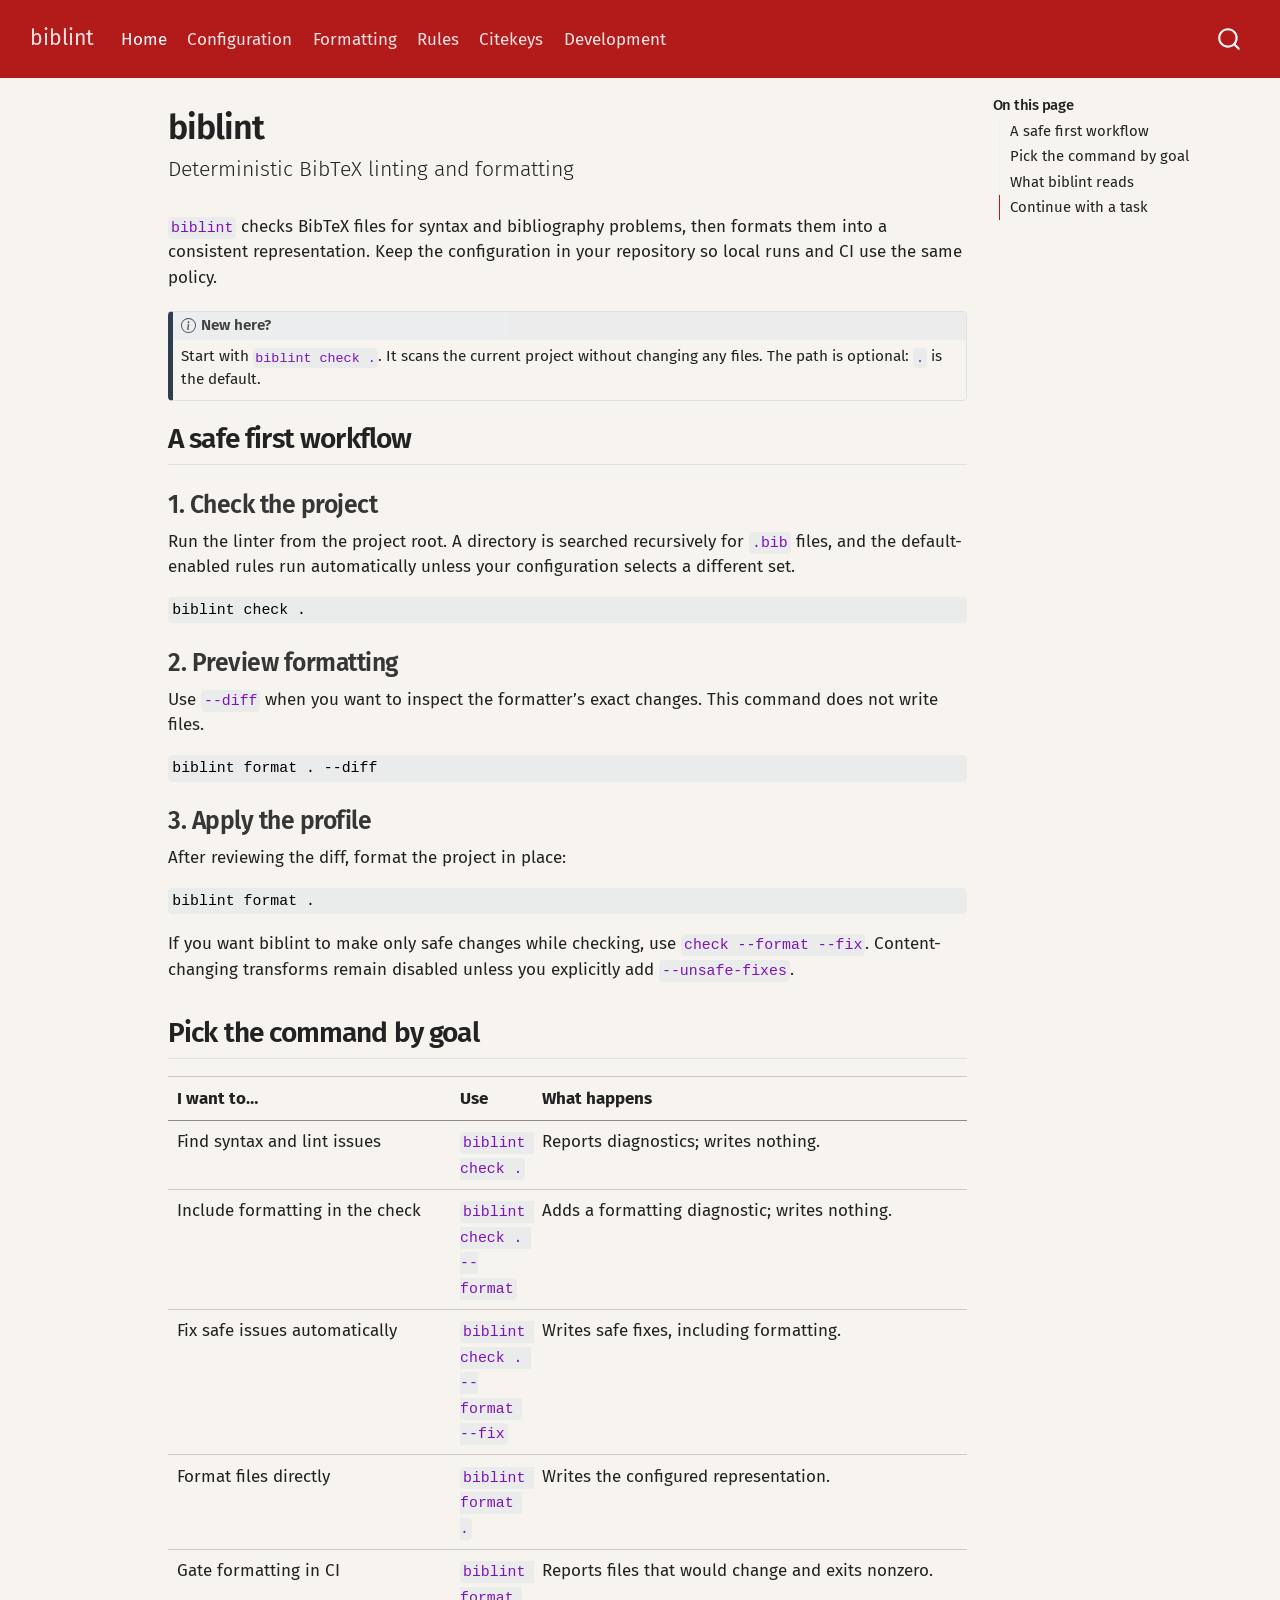
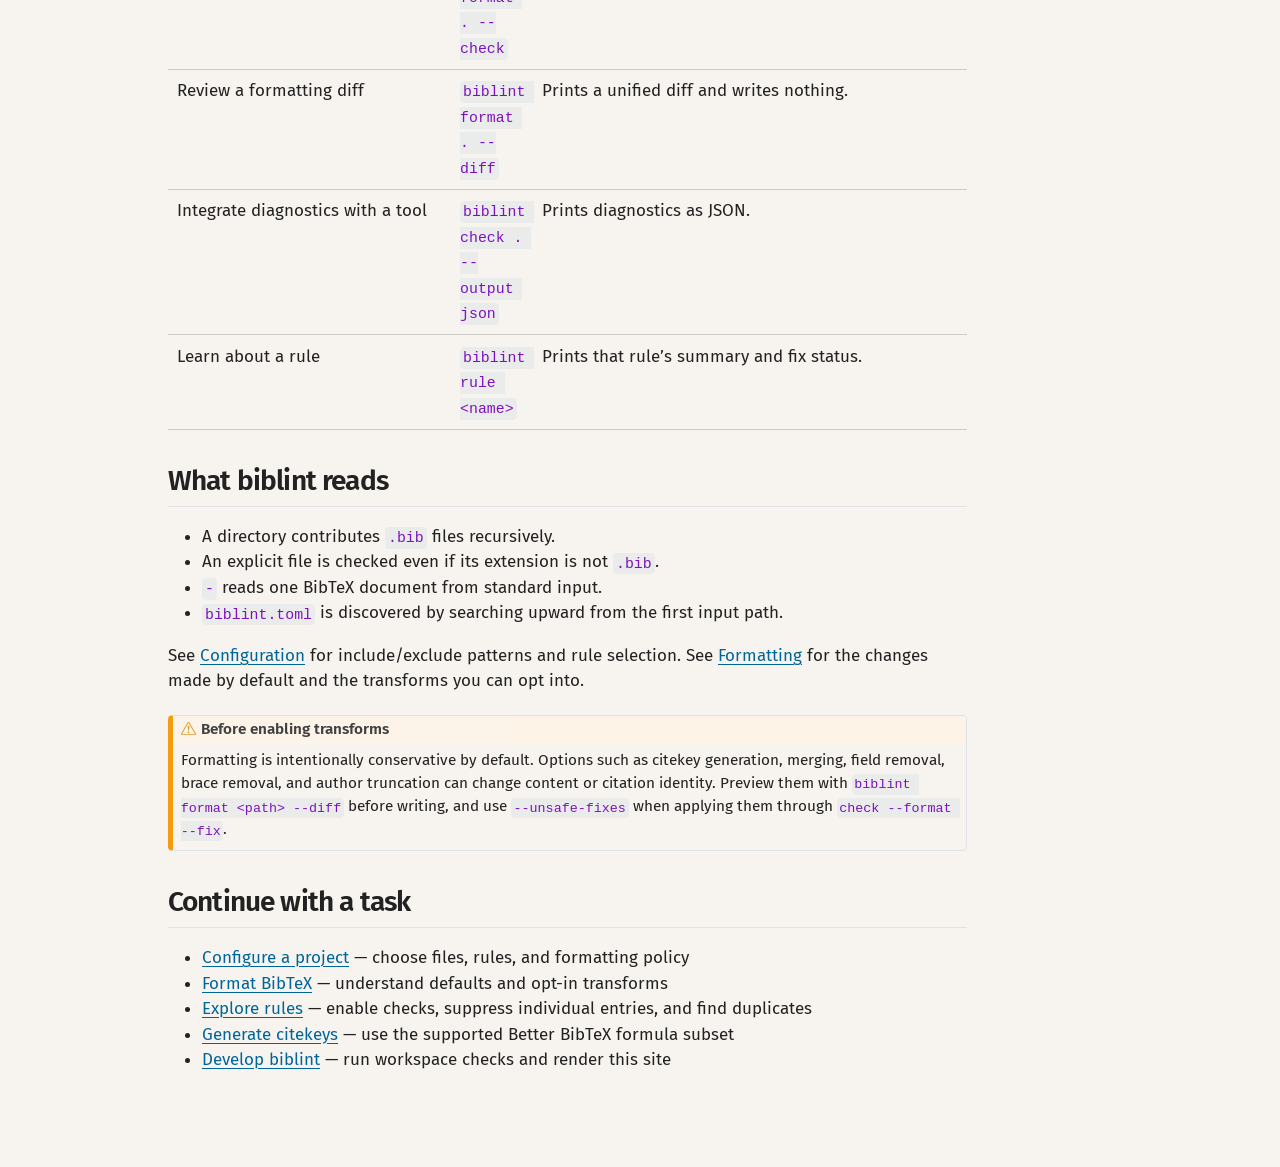
<file: index.html>
<!DOCTYPE html>
<html xmlns="http://www.w3.org/1999/xhtml" lang="en" xml:lang="en"><head>

<meta charset="utf-8">
<meta name="generator" content="quarto-1.10.18">

<meta name="viewport" content="width=device-width, initial-scale=1.0, user-scalable=yes">


<title>biblint</title>
<style>
/* Default styles provided by pandoc.
** See https://pandoc.org/MANUAL.html#variables-for-html for config info.
*/
span.smallcaps{font-variant: small-caps;}
div.columns{display: flex; gap: 1.5em;}
div.column{flex: auto;}
@media screen {
div.columns{gap: min(4vw, 1.5em);}
div.column{overflow-x: auto;}
}
div.hanging-indent{margin-left: 1.5em; text-indent: -1.5em;}
ul.task-list{list-style: none;}
ul.task-list li input[type="checkbox"] {
  width: 0.8em;
  margin: 0 0.8em 0.2em -1em; /* quarto-specific, see https://github.com/quarto-dev/quarto-cli/issues/4556 */ 
  vertical-align: middle;
}
</style>


<script src="site_libs/quarto-nav/quarto-nav.js"></script>
<script src="site_libs/quarto-nav/headroom.min.js"></script>
<script src="site_libs/clipboard/clipboard.min.js"></script>
<script src="site_libs/quarto-search/autocomplete.umd.js"></script>
<script src="site_libs/quarto-search/fuse.min.js"></script>
<script src="site_libs/quarto-search/quarto-search.js"></script>
<meta name="quarto:offset" content="./">
<script src="site_libs/quarto-html/quarto.js" type="module"></script>
<script src="site_libs/quarto-html/tabsets/tabsets.js" type="module"></script>
<script src="site_libs/quarto-html/popper.min.js"></script>
<script src="site_libs/quarto-html/tippy.umd.min.js"></script>
<script src="site_libs/quarto-html/anchor.min.js"></script>
<link href="site_libs/quarto-html/tippy.css" rel="stylesheet">
<link href="site_libs/quarto-html/quarto-syntax-highlighting-64a204ab8560d761af7679ceaba22944.css" rel="stylesheet" id="quarto-text-highlighting-styles">
<script src="site_libs/bootstrap/bootstrap.min.js"></script>
<link href="site_libs/bootstrap/bootstrap-icons.css" rel="stylesheet">
<link href="site_libs/bootstrap/bootstrap-cb66fc8ae7c4341af3ca04526f303d37.min.css" rel="stylesheet" append-hash="true" id="quarto-bootstrap" data-mode="light">
<script id="quarto-search-options" type="application/json">{
  "location": "navbar",
  "copy-button": false,
  "collapse-after": 3,
  "panel-placement": "end",
  "type": "overlay",
  "limit": 50,
  "keyboard-shortcut": [
    "f",
    "/",
    "s"
  ],
  "show-item-context": false,
  "language": {
    "search-no-results-text": "No results",
    "search-matching-documents-text": "matching documents",
    "search-copy-link-title": "Copy link to search",
    "search-hide-matches-text": "Hide additional matches",
    "search-more-match-text": "more match in this document",
    "search-more-matches-text": "more matches in this document",
    "search-clear-button-title": "Clear",
    "search-text-placeholder": "",
    "search-detached-cancel-button-title": "Cancel",
    "search-submit-button-title": "Submit",
    "search-label": "Search"
  }
}</script>


</head>

<body class="nav-fixed quarto-light">

<div id="quarto-search-results"></div>
  <header id="quarto-header" class="headroom fixed-top">
    <nav class="navbar navbar-expand-lg " data-bs-theme="dark">
      <div class="navbar-container container-fluid">
      <div class="navbar-brand-container mx-auto">
    <a class="navbar-brand" href="./index.html">
    <span class="navbar-title">biblint</span>
    </a>
  </div>
            <div id="quarto-search" class="" title="Search"></div>
          <button class="navbar-toggler" type="button" data-bs-toggle="collapse" data-bs-target="#navbarCollapse" aria-controls="navbarCollapse" role="menu" aria-expanded="false" aria-label="Toggle navigation" onclick="if (window.quartoToggleHeadroom) { window.quartoToggleHeadroom(); }">
  <span class="navbar-toggler-icon"></span>
</button>
          <div class="collapse navbar-collapse" id="navbarCollapse">
            <ul class="navbar-nav navbar-nav-scroll me-auto">
  <li class="nav-item">
    <a class="nav-link active" href="./index.html" aria-current="page"> 
<span class="menu-text">Home</span></a>
  </li>  
  <li class="nav-item">
    <a class="nav-link" href="./configuration.html"> 
<span class="menu-text">Configuration</span></a>
  </li>  
  <li class="nav-item">
    <a class="nav-link" href="./formatting.html"> 
<span class="menu-text">Formatting</span></a>
  </li>  
  <li class="nav-item">
    <a class="nav-link" href="./rules.html"> 
<span class="menu-text">Rules</span></a>
  </li>  
  <li class="nav-item">
    <a class="nav-link" href="./key-generation.html"> 
<span class="menu-text">Citekeys</span></a>
  </li>  
  <li class="nav-item">
    <a class="nav-link" href="./development.html"> 
<span class="menu-text">Development</span></a>
  </li>  
</ul>
          </div> <!-- /navcollapse -->
            <div class="quarto-navbar-tools">
</div>
      </div> <!-- /container-fluid -->
    </nav>
</header>
<!-- content -->
<div id="quarto-content" class="quarto-container page-columns page-rows-contents page-layout-article page-navbar">
<!-- sidebar -->
<!-- margin-sidebar -->
    <div id="quarto-margin-sidebar" class="sidebar margin-sidebar">
        <nav id="TOC" role="doc-toc" class="toc-active">
    <h2 id="toc-title">On this page</h2>
   
  <ul>
  <li><a href="#a-safe-first-workflow" id="toc-a-safe-first-workflow" class="nav-link active" data-scroll-target="#a-safe-first-workflow">A safe first workflow</a>
  <ul class="collapse">
  <li><a href="#check-the-project" id="toc-check-the-project" class="nav-link" data-scroll-target="#check-the-project">1. Check the project</a></li>
  <li><a href="#preview-formatting" id="toc-preview-formatting" class="nav-link" data-scroll-target="#preview-formatting">2. Preview formatting</a></li>
  <li><a href="#apply-the-profile" id="toc-apply-the-profile" class="nav-link" data-scroll-target="#apply-the-profile">3. Apply the profile</a></li>
  </ul></li>
  <li><a href="#pick-the-command-by-goal" id="toc-pick-the-command-by-goal" class="nav-link" data-scroll-target="#pick-the-command-by-goal">Pick the command by goal</a></li>
  <li><a href="#what-biblint-reads" id="toc-what-biblint-reads" class="nav-link" data-scroll-target="#what-biblint-reads">What biblint reads</a></li>
  <li><a href="#continue-with-a-task" id="toc-continue-with-a-task" class="nav-link" data-scroll-target="#continue-with-a-task">Continue with a task</a></li>
  </ul>
</nav>
    </div>
<!-- main -->
<main class="content" id="quarto-document-content">

<header id="title-block-header" class="quarto-title-block default">
<div class="quarto-title">
<h1 class="title">biblint</h1>
<p class="subtitle lead">Deterministic BibTeX linting and formatting</p>
</div>



<div class="quarto-title-meta">

    
  
    
  </div>
  


</header>


<p><code>biblint</code> checks BibTeX files for syntax and bibliography problems, then formats them into a consistent representation. Keep the configuration in your repository so local runs and CI use the same policy.</p>
<div class="callout callout-style-default callout-note callout-titled">
<div class="callout-header d-flex align-content-center">
<div class="callout-icon-container">
<i class="callout-icon"></i>
</div>
<div class="callout-title-container flex-fill">
<span class="screen-reader-only">Note</span>New here?
</div>
</div>
<div class="callout-body-container callout-body">
<p>Start with <code>biblint check .</code>. It scans the current project without changing any files. The path is optional: <code>.</code> is the default.</p>
</div>
</div>
<section id="a-safe-first-workflow" class="level2">
<h2 class="anchored" data-anchor-id="a-safe-first-workflow">A safe first workflow</h2>
<section id="check-the-project" class="level3">
<h3 class="anchored" data-anchor-id="check-the-project">1. Check the project</h3>
<p>Run the linter from the project root. A directory is searched recursively for <code>.bib</code> files, and the default-enabled rules run automatically unless your configuration selects a different set.</p>
<pre class="console"><code>biblint check .</code></pre>
</section>
<section id="preview-formatting" class="level3">
<h3 class="anchored" data-anchor-id="preview-formatting">2. Preview formatting</h3>
<p>Use <code>--diff</code> when you want to inspect the formatter’s exact changes. This command does not write files.</p>
<pre class="console"><code>biblint format . --diff</code></pre>
</section>
<section id="apply-the-profile" class="level3">
<h3 class="anchored" data-anchor-id="apply-the-profile">3. Apply the profile</h3>
<p>After reviewing the diff, format the project in place:</p>
<pre class="console"><code>biblint format .</code></pre>
<p>If you want biblint to make only safe changes while checking, use <code>check --format --fix</code>. Content-changing transforms remain disabled unless you explicitly add <code>--unsafe-fixes</code>.</p>
</section>
</section>
<section id="pick-the-command-by-goal" class="level2">
<h2 class="anchored" data-anchor-id="pick-the-command-by-goal">Pick the command by goal</h2>
<table class="caption-top table">
<colgroup>
<col style="width: 37%">
<col style="width: 4%">
<col style="width: 57%">
</colgroup>
<thead>
<tr class="header">
<th>I want to…</th>
<th>Use</th>
<th>What happens</th>
</tr>
</thead>
<tbody>
<tr class="odd">
<td>Find syntax and lint issues</td>
<td><code>biblint check .</code></td>
<td>Reports diagnostics; writes nothing.</td>
</tr>
<tr class="even">
<td>Include formatting in the check</td>
<td><code>biblint check . --format</code></td>
<td>Adds a formatting diagnostic; writes nothing.</td>
</tr>
<tr class="odd">
<td>Fix safe issues automatically</td>
<td><code>biblint check . --format --fix</code></td>
<td>Writes safe fixes, including formatting.</td>
</tr>
<tr class="even">
<td>Format files directly</td>
<td><code>biblint format .</code></td>
<td>Writes the configured representation.</td>
</tr>
<tr class="odd">
<td>Gate formatting in CI</td>
<td><code>biblint format . --check</code></td>
<td>Reports files that would change and exits nonzero.</td>
</tr>
<tr class="even">
<td>Review a formatting diff</td>
<td><code>biblint format . --diff</code></td>
<td>Prints a unified diff and writes nothing.</td>
</tr>
<tr class="odd">
<td>Integrate diagnostics with a tool</td>
<td><code>biblint check . --output json</code></td>
<td>Prints diagnostics as JSON.</td>
</tr>
<tr class="even">
<td>Learn about a rule</td>
<td><code>biblint rule &lt;name&gt;</code></td>
<td>Prints that rule’s summary and fix status.</td>
</tr>
</tbody>
</table>
</section>
<section id="what-biblint-reads" class="level2">
<h2 class="anchored" data-anchor-id="what-biblint-reads">What biblint reads</h2>
<ul>
<li>A directory contributes <code>.bib</code> files recursively.</li>
<li>An explicit file is checked even if its extension is not <code>.bib</code>.</li>
<li><code>-</code> reads one BibTeX document from standard input.</li>
<li><code>biblint.toml</code> is discovered by searching upward from the first input path.</li>
</ul>
<p>See <a href="./configuration.html">Configuration</a> for include/exclude patterns and rule selection. See <a href="./formatting.html">Formatting</a> for the changes made by default and the transforms you can opt into.</p>
<div class="callout callout-style-default callout-warning callout-titled">
<div class="callout-header d-flex align-content-center">
<div class="callout-icon-container">
<i class="callout-icon"></i>
</div>
<div class="callout-title-container flex-fill">
<span class="screen-reader-only">Warning</span>Before enabling transforms
</div>
</div>
<div class="callout-body-container callout-body">
<p>Formatting is intentionally conservative by default. Options such as citekey generation, merging, field removal, brace removal, and author truncation can change content or citation identity. Preview them with <code>biblint format &lt;path&gt; --diff</code> before writing, and use <code>--unsafe-fixes</code> when applying them through <code>check --format --fix</code>.</p>
</div>
</div>
</section>
<section id="continue-with-a-task" class="level2">
<h2 class="anchored" data-anchor-id="continue-with-a-task">Continue with a task</h2>
<ul>
<li><a href="./configuration.html">Configure a project</a> — choose files, rules, and formatting policy</li>
<li><a href="./formatting.html">Format BibTeX</a> — understand defaults and opt-in transforms</li>
<li><a href="./rules.html">Explore rules</a> — enable checks, suppress individual entries, and find duplicates</li>
<li><a href="./key-generation.html">Generate citekeys</a> — use the supported Better BibTeX formula subset</li>
<li><a href="./development.html">Develop biblint</a> — run workspace checks and render this site</li>
</ul>


</section>

</main> <!-- /main -->
<script id="quarto-html-after-body" type="application/javascript">
  window.document.addEventListener("DOMContentLoaded", function (event) {
    const icon = "";
    const anchorJS = new window.AnchorJS();
    anchorJS.options = {
      placement: 'right',
      icon: icon
    };
    anchorJS.add('.anchored');
    const isCodeAnnotation = (el) => {
      for (const clz of el.classList) {
        if (clz.startsWith('code-annotation-')) {                     
          return true;
        }
      }
      return false;
    }
    const onCopySuccess = function(e) {
      // button target
      const button = e.trigger;
      // don't keep focus
      button.blur();
      // flash "checked"
      button.classList.add('code-copy-button-checked');
      var currentTitle = button.getAttribute("title");
      button.setAttribute("title", "Copied!");
      let tooltip;
      if (window.bootstrap) {
        button.setAttribute("data-bs-toggle", "tooltip");
        button.setAttribute("data-bs-placement", "left");
        button.setAttribute("data-bs-title", "Copied!");
        tooltip = new bootstrap.Tooltip(button, 
          { trigger: "manual", 
            customClass: "code-copy-button-tooltip",
            offset: [0, -8]});
        tooltip.show();    
      }
      setTimeout(function() {
        if (tooltip) {
          tooltip.hide();
          button.removeAttribute("data-bs-title");
          button.removeAttribute("data-bs-toggle");
          button.removeAttribute("data-bs-placement");
        }
        button.setAttribute("title", currentTitle);
        button.classList.remove('code-copy-button-checked');
      }, 1000);
      // clear code selection
      e.clearSelection();
    }
    const getTextToCopy = function(trigger) {
      const outerScaffold = trigger.parentElement.cloneNode(true);
      const codeEl = outerScaffold.querySelector('code');
      for (const childEl of codeEl.children) {
        if (isCodeAnnotation(childEl)) {
          childEl.remove();
        }
      }
      return codeEl.innerText;
    }
    const clipboard = new window.ClipboardJS('.code-copy-button:not([data-in-quarto-modal])', {
      text: getTextToCopy
    });
    clipboard.on('success', onCopySuccess);
    if (window.document.getElementById('quarto-embedded-source-code-modal')) {
      const clipboardModal = new window.ClipboardJS('.code-copy-button[data-in-quarto-modal]', {
        text: getTextToCopy,
        container: window.document.getElementById('quarto-embedded-source-code-modal')
      });
      clipboardModal.on('success', onCopySuccess);
    }
      var localhostRegex = new RegExp(/^(?:http|https):\/\/localhost\:?[0-9]*\//);
      var mailtoRegex = new RegExp(/^mailto:/);
        var filterRegex = new RegExp("https:\/\/christopherkenny\.github\.io\/biblint\/");
      var isInternal = (href) => {
          return filterRegex.test(href) || localhostRegex.test(href) || mailtoRegex.test(href);
      }
      // Inspect non-navigation links and adorn them if external
     var links = window.document.querySelectorAll('a[href]:not(.nav-link):not(.navbar-brand):not(.toc-action):not(.sidebar-link):not(.sidebar-item-toggle):not(.pagination-link):not(.no-external):not([aria-hidden]):not(.dropdown-item):not(.quarto-navigation-tool):not(.about-link)');
      for (var i=0; i<links.length; i++) {
        const link = links[i];
        if (!isInternal(link.href)) {
          // undo the damage that might have been done by quarto-nav.js in the case of
          // links that we want to consider external
          if (link.dataset.originalHref !== undefined) {
            link.href = link.dataset.originalHref;
          }
        }
      }
    function tippyHover(el, contentFn, onTriggerFn, onUntriggerFn) {
      const config = {
        allowHTML: true,
        maxWidth: 500,
        delay: 100,
        arrow: false,
        appendTo: function(el) {
            return el.parentElement;
        },
        interactive: true,
        interactiveBorder: 10,
        theme: 'quarto',
        placement: 'bottom-start',
      };
      if (contentFn) {
        config.content = contentFn;
      }
      if (onTriggerFn) {
        config.onTrigger = onTriggerFn;
      }
      if (onUntriggerFn) {
        config.onUntrigger = onUntriggerFn;
      }
      window.tippy(el, config); 
    }
    const noterefs = window.document.querySelectorAll('a[role="doc-noteref"]');
    for (var i=0; i<noterefs.length; i++) {
      const ref = noterefs[i];
      tippyHover(ref, function() {
        // use id or data attribute instead here
        let href = ref.getAttribute('data-footnote-href') || ref.getAttribute('href');
        try { href = new URL(href).hash; } catch {}
        const id = href.replace(/^#\/?/, "");
        const note = window.document.getElementById(id);
        if (note) {
          return note.innerHTML;
        } else {
          return "";
        }
      });
    }
    const xrefs = window.document.querySelectorAll('a.quarto-xref');
    const processXRef = (id, note) => {
      // Strip column container classes
      const stripColumnClz = (el) => {
        el.classList.remove("page-full", "page-columns");
        if (el.children) {
          for (const child of el.children) {
            stripColumnClz(child);
          }
        }
      }
      stripColumnClz(note)
      if (id === null || id.startsWith('sec-')) {
        // Special case sections, only their first couple elements
        const container = document.createElement("div");
        if (note.children && note.children.length > 2) {
          container.appendChild(note.children[0].cloneNode(true));
          for (let i = 1; i < note.children.length; i++) {
            const child = note.children[i];
            if (child.tagName === "P" && child.innerText === "") {
              continue;
            } else {
              container.appendChild(child.cloneNode(true));
              break;
            }
          }
          if (window.Quarto?.typesetMath) {
            window.Quarto.typesetMath(container);
          }
          return container.innerHTML
        } else {
          if (window.Quarto?.typesetMath) {
            window.Quarto.typesetMath(note);
          }
          return note.innerHTML;
        }
      } else {
        // Remove any anchor links if they are present
        const anchorLink = note.querySelector('a.anchorjs-link');
        if (anchorLink) {
          anchorLink.remove();
        }
        if (window.Quarto?.typesetMath) {
          window.Quarto.typesetMath(note);
        }
        if (note.classList.contains("callout")) {
          return note.outerHTML;
        } else {
          return note.innerHTML;
        }
      }
    }
    for (var i=0; i<xrefs.length; i++) {
      const xref = xrefs[i];
      tippyHover(xref, undefined, function(instance) {
        instance.disable();
        let url = xref.getAttribute('href');
        let hash = undefined; 
        if (url.startsWith('#')) {
          hash = url;
        } else {
          try { hash = new URL(url).hash; } catch {}
        }
        if (hash) {
          const id = hash.replace(/^#\/?/, "");
          const note = window.document.getElementById(id);
          if (note !== null) {
            try {
              const html = processXRef(id, note.cloneNode(true));
              instance.setContent(html);
            } finally {
              instance.enable();
              instance.show();
            }
          } else {
            // See if we can fetch this
            fetch(url.split('#')[0])
            .then(res => res.text())
            .then(html => {
              const parser = new DOMParser();
              const htmlDoc = parser.parseFromString(html, "text/html");
              const note = htmlDoc.getElementById(id);
              if (note !== null) {
                const html = processXRef(id, note);
                instance.setContent(html);
              } 
            }).finally(() => {
              instance.enable();
              instance.show();
            });
          }
        } else {
          // See if we can fetch a full url (with no hash to target)
          // This is a special case and we should probably do some content thinning / targeting
          fetch(url)
          .then(res => res.text())
          .then(html => {
            const parser = new DOMParser();
            const htmlDoc = parser.parseFromString(html, "text/html");
            const note = htmlDoc.querySelector('main.content');
            if (note !== null) {
              // This should only happen for chapter cross references
              // (since there is no id in the URL)
              // remove the first header
              if (note.children.length > 0 && note.children[0].tagName === "HEADER") {
                note.children[0].remove();
              }
              const html = processXRef(null, note);
              instance.setContent(html);
            } 
          }).finally(() => {
            instance.enable();
            instance.show();
          });
        }
      }, function(instance) {
      });
    }
        let selectedAnnoteEl;
        const selectorForAnnotation = ( cell, annotation) => {
          let cellAttr = 'data-code-cell="' + cell + '"';
          let lineAttr = 'data-code-annotation="' +  annotation + '"';
          const selector = 'span[' + cellAttr + '][' + lineAttr + ']';
          return selector;
        }
        const selectCodeLines = (annoteEl) => {
          const doc = window.document;
          const targetCell = annoteEl.getAttribute("data-target-cell");
          const targetAnnotation = annoteEl.getAttribute("data-target-annotation");
          const annoteSpan = window.document.querySelector(selectorForAnnotation(targetCell, targetAnnotation));
          const lines = annoteSpan.getAttribute("data-code-lines").split(",");
          const lineIds = lines.map((line) => {
            return targetCell + "-" + line;
          })
          let top = null;
          let height = null;
          let parent = null;
          if (lineIds.length > 0) {
              //compute the position of the single el (top and bottom and make a div)
              const el = window.document.getElementById(lineIds[0]);
              top = el.offsetTop;
              height = el.offsetHeight;
              parent = el.parentElement.parentElement;
            if (lineIds.length > 1) {
              const lastEl = window.document.getElementById(lineIds[lineIds.length - 1]);
              const bottom = lastEl.offsetTop + lastEl.offsetHeight;
              height = bottom - top;
            }
            if (top !== null && height !== null && parent !== null) {
              // cook up a div (if necessary) and position it 
              let div = window.document.getElementById("code-annotation-line-highlight");
              if (div === null) {
                div = window.document.createElement("div");
                div.setAttribute("id", "code-annotation-line-highlight");
                div.style.position = 'absolute';
                parent.appendChild(div);
              }
              div.style.top = top - 2 + "px";
              div.style.height = height + 4 + "px";
              div.style.left = 0;
              let gutterDiv = window.document.getElementById("code-annotation-line-highlight-gutter");
              if (gutterDiv === null) {
                gutterDiv = window.document.createElement("div");
                gutterDiv.setAttribute("id", "code-annotation-line-highlight-gutter");
                gutterDiv.style.position = 'absolute';
                const codeCell = window.document.getElementById(targetCell);
                const gutter = codeCell.querySelector('.code-annotation-gutter');
                gutter.appendChild(gutterDiv);
              }
              gutterDiv.style.top = top - 2 + "px";
              gutterDiv.style.height = height + 4 + "px";
            }
            selectedAnnoteEl = annoteEl;
          }
        };
        const unselectCodeLines = () => {
          const elementsIds = ["code-annotation-line-highlight", "code-annotation-line-highlight-gutter"];
          elementsIds.forEach((elId) => {
            const div = window.document.getElementById(elId);
            if (div) {
              div.remove();
            }
          });
          selectedAnnoteEl = undefined;
        };
          // Handle positioning of the toggle
      window.addEventListener(
        "resize",
        throttle(() => {
          elRect = undefined;
          if (selectedAnnoteEl) {
            selectCodeLines(selectedAnnoteEl);
          }
        }, 10)
      );
      function throttle(fn, ms) {
      let throttle = false;
      let timer;
        return (...args) => {
          if(!throttle) { // first call gets through
              fn.apply(this, args);
              throttle = true;
          } else { // all the others get throttled
              if(timer) clearTimeout(timer); // cancel #2
              timer = setTimeout(() => {
                fn.apply(this, args);
                timer = throttle = false;
              }, ms);
          }
        };
      }
        // Attach click handler to the DT
        const annoteDls = window.document.querySelectorAll('dt[data-target-cell]');
        for (const annoteDlNode of annoteDls) {
          annoteDlNode.addEventListener('click', (event) => {
            const clickedEl = event.target;
            if (clickedEl !== selectedAnnoteEl) {
              unselectCodeLines();
              const activeEl = window.document.querySelector('dt[data-target-cell].code-annotation-active');
              if (activeEl) {
                activeEl.classList.remove('code-annotation-active');
              }
              selectCodeLines(clickedEl);
              clickedEl.classList.add('code-annotation-active');
            } else {
              // Unselect the line
              unselectCodeLines();
              clickedEl.classList.remove('code-annotation-active');
            }
          });
        }
    const findCites = (el) => {
      const parentEl = el.parentElement;
      if (parentEl) {
        const cites = parentEl.dataset.cites;
        if (cites) {
          return {
            el,
            cites: cites.split(' ')
          };
        } else {
          return findCites(el.parentElement)
        }
      } else {
        return undefined;
      }
    };
    var bibliorefs = window.document.querySelectorAll('a[role="doc-biblioref"]');
    for (var i=0; i<bibliorefs.length; i++) {
      const ref = bibliorefs[i];
      const citeInfo = findCites(ref);
      if (citeInfo) {
        tippyHover(citeInfo.el, function() {
          var popup = window.document.createElement('div');
          citeInfo.cites.forEach(function(cite) {
            var citeDiv = window.document.createElement('div');
            citeDiv.classList.add('hanging-indent');
            citeDiv.classList.add('csl-entry');
            var biblioDiv = window.document.getElementById('ref-' + cite);
            if (biblioDiv) {
              citeDiv.innerHTML = biblioDiv.innerHTML;
            }
            popup.appendChild(citeDiv);
          });
          return popup.innerHTML;
        });
      }
    }
  });
  </script>
</div> <!-- /content -->




</body></html>
</file>
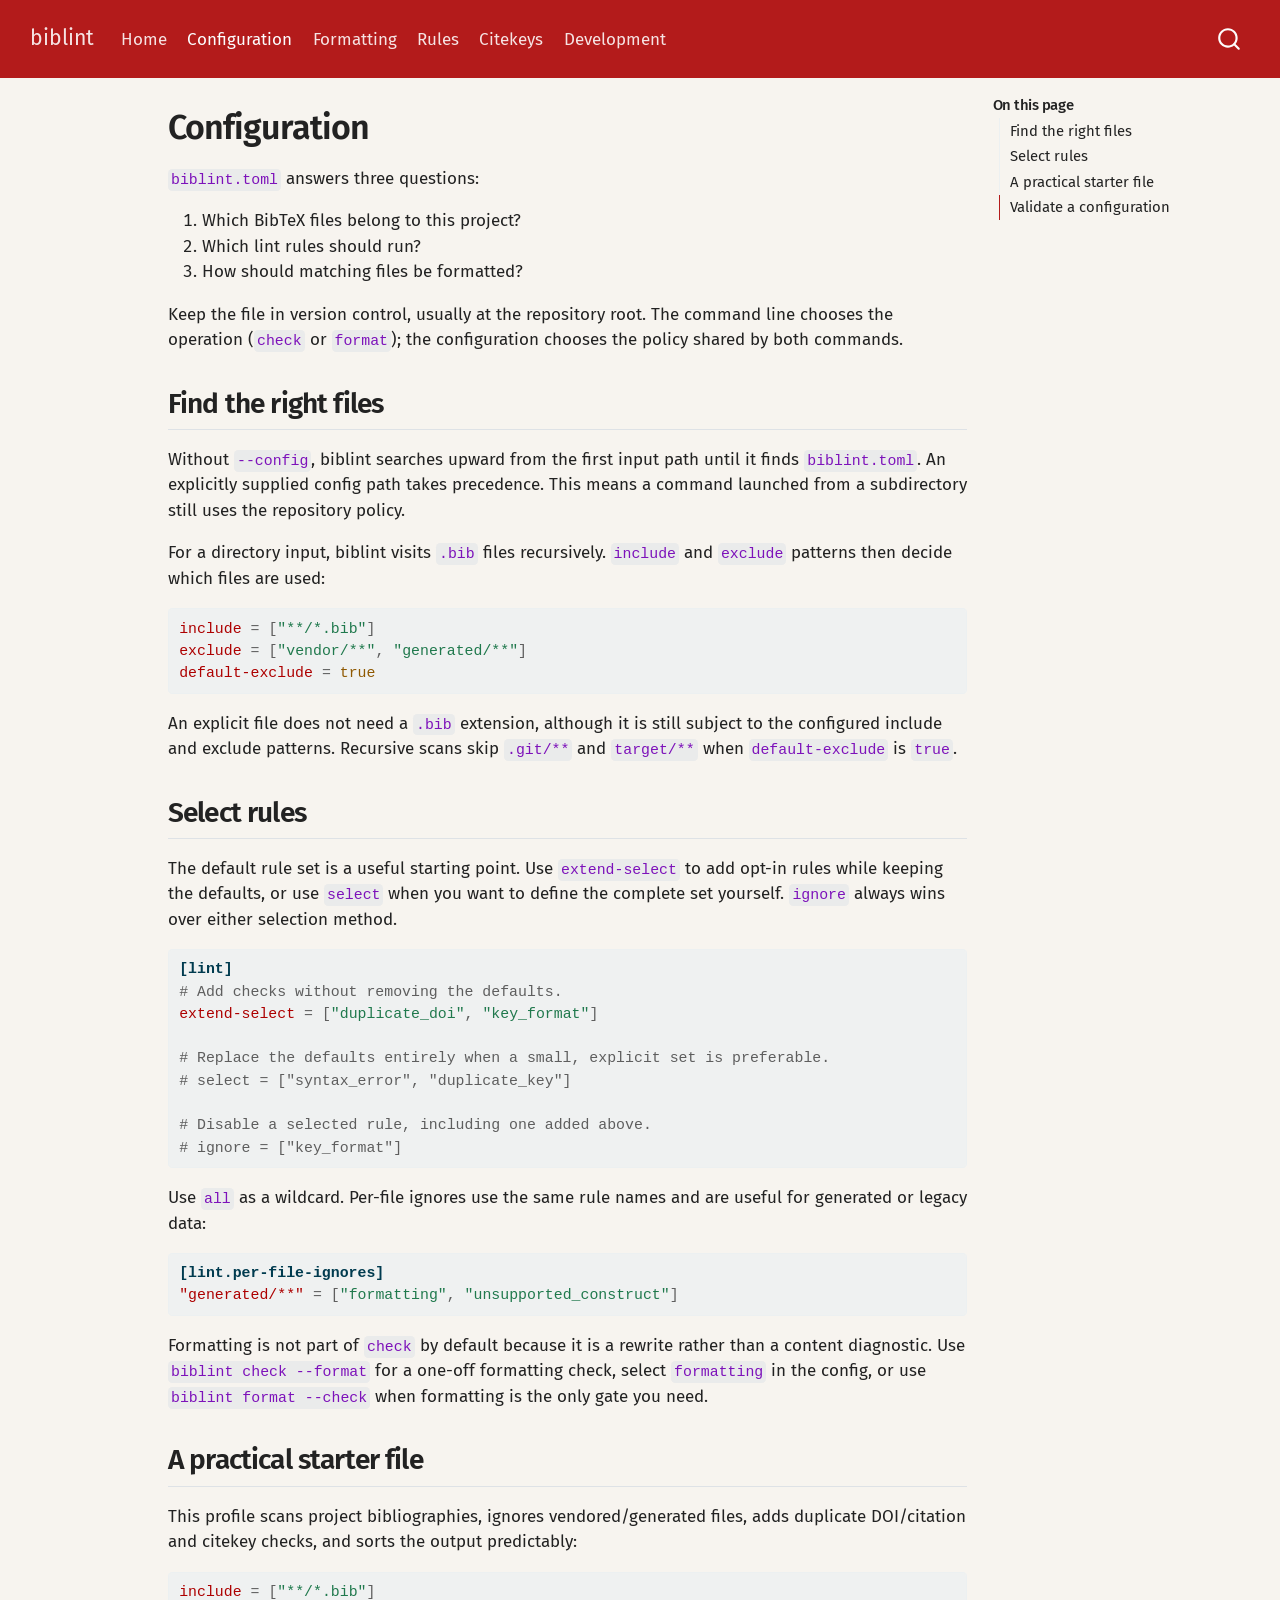
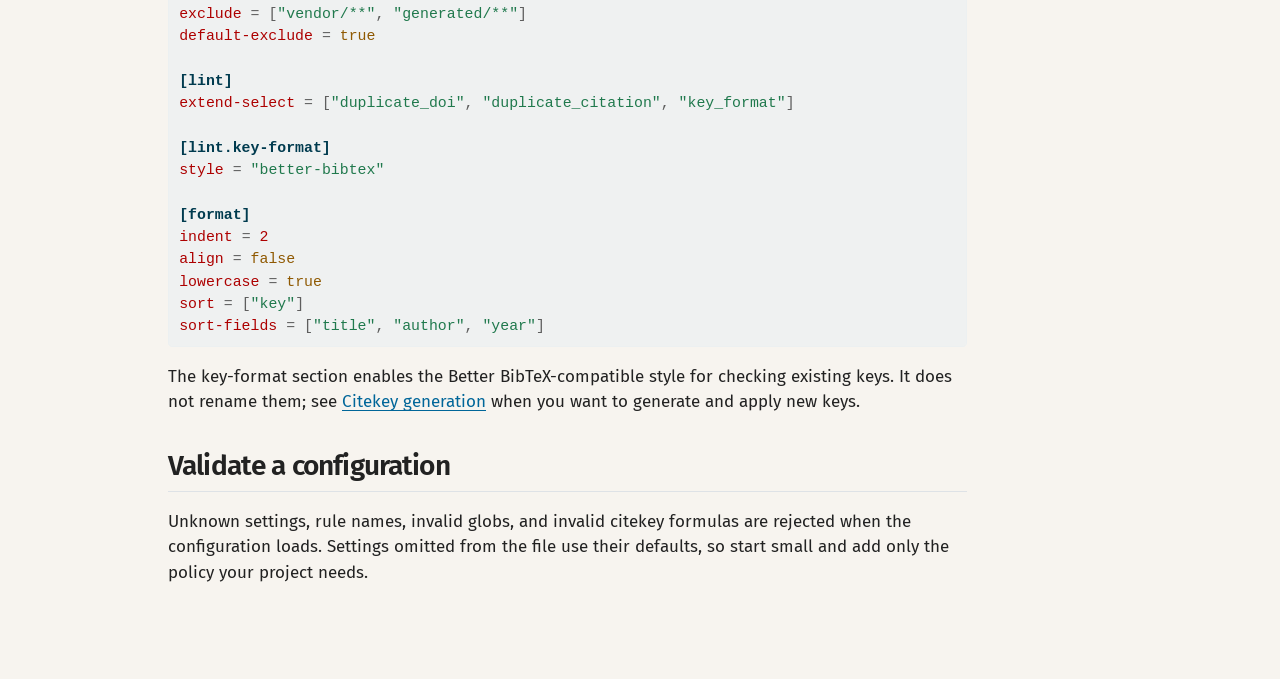
<file: configuration.html>
<!DOCTYPE html>
<html xmlns="http://www.w3.org/1999/xhtml" lang="en" xml:lang="en"><head>

<meta charset="utf-8">
<meta name="generator" content="quarto-1.10.18">

<meta name="viewport" content="width=device-width, initial-scale=1.0, user-scalable=yes">


<title>Configuration – biblint</title>
<style>
/* Default styles provided by pandoc.
** See https://pandoc.org/MANUAL.html#variables-for-html for config info.
*/
span.smallcaps{font-variant: small-caps;}
div.columns{display: flex; gap: 1.5em;}
div.column{flex: auto;}
@media screen {
div.columns{gap: min(4vw, 1.5em);}
div.column{overflow-x: auto;}
}
div.hanging-indent{margin-left: 1.5em; text-indent: -1.5em;}
ul.task-list{list-style: none;}
ul.task-list li input[type="checkbox"] {
  width: 0.8em;
  margin: 0 0.8em 0.2em -1em; /* quarto-specific, see https://github.com/quarto-dev/quarto-cli/issues/4556 */ 
  vertical-align: middle;
}
/* CSS for syntax highlighting */
html { -webkit-text-size-adjust: 100%; }
pre > code.sourceCode { white-space: pre; position: relative; }
pre > code.sourceCode > span { display: inline-block; line-height: 1.25; }
pre > code.sourceCode > span:empty { height: 1.2em; }
.sourceCode { overflow: visible; }
code.sourceCode > span { color: inherit; text-decoration: inherit; }
div.sourceCode { margin: 1em 0; }
pre.sourceCode { margin: 0; }
@media screen {
div.sourceCode { overflow: auto; }
}
@media print {
pre > code.sourceCode { white-space: pre-wrap; }
pre > code.sourceCode > span { text-indent: -5em; padding-left: 5em; }
}
pre.numberSource code
  { counter-reset: source-line 0; }
pre.numberSource code > span
  { position: relative; left: -4em; counter-increment: source-line; }
pre.numberSource code > span > a:first-child::before
  { content: counter(source-line);
    position: relative; left: -1em; text-align: right; vertical-align: baseline;
    border: none; display: inline-block;
    -webkit-touch-callout: none; -webkit-user-select: none;
    -khtml-user-select: none; -moz-user-select: none;
    -ms-user-select: none; user-select: none;
    padding: 0 4px; width: 4em;
  }
pre.numberSource { margin-left: 3em;  padding-left: 4px; }
div.sourceCode
  {   }
@media screen {
pre > code.sourceCode > span > a:first-child::before { text-decoration: underline; }
}
</style>


<script src="site_libs/quarto-nav/quarto-nav.js"></script>
<script src="site_libs/quarto-nav/headroom.min.js"></script>
<script src="site_libs/clipboard/clipboard.min.js"></script>
<script src="site_libs/quarto-search/autocomplete.umd.js"></script>
<script src="site_libs/quarto-search/fuse.min.js"></script>
<script src="site_libs/quarto-search/quarto-search.js"></script>
<meta name="quarto:offset" content="./">
<script src="site_libs/quarto-html/quarto.js" type="module"></script>
<script src="site_libs/quarto-html/tabsets/tabsets.js" type="module"></script>
<script src="site_libs/quarto-html/popper.min.js"></script>
<script src="site_libs/quarto-html/tippy.umd.min.js"></script>
<script src="site_libs/quarto-html/anchor.min.js"></script>
<link href="site_libs/quarto-html/tippy.css" rel="stylesheet">
<link href="site_libs/quarto-html/quarto-syntax-highlighting-64a204ab8560d761af7679ceaba22944.css" rel="stylesheet" id="quarto-text-highlighting-styles">
<script src="site_libs/bootstrap/bootstrap.min.js"></script>
<link href="site_libs/bootstrap/bootstrap-icons.css" rel="stylesheet">
<link href="site_libs/bootstrap/bootstrap-cb66fc8ae7c4341af3ca04526f303d37.min.css" rel="stylesheet" append-hash="true" id="quarto-bootstrap" data-mode="light">
<script id="quarto-search-options" type="application/json">{
  "location": "navbar",
  "copy-button": false,
  "collapse-after": 3,
  "panel-placement": "end",
  "type": "overlay",
  "limit": 50,
  "keyboard-shortcut": [
    "f",
    "/",
    "s"
  ],
  "show-item-context": false,
  "language": {
    "search-no-results-text": "No results",
    "search-matching-documents-text": "matching documents",
    "search-copy-link-title": "Copy link to search",
    "search-hide-matches-text": "Hide additional matches",
    "search-more-match-text": "more match in this document",
    "search-more-matches-text": "more matches in this document",
    "search-clear-button-title": "Clear",
    "search-text-placeholder": "",
    "search-detached-cancel-button-title": "Cancel",
    "search-submit-button-title": "Submit",
    "search-label": "Search"
  }
}</script>


</head>

<body class="nav-fixed quarto-light">

<div id="quarto-search-results"></div>
  <header id="quarto-header" class="headroom fixed-top">
    <nav class="navbar navbar-expand-lg " data-bs-theme="dark">
      <div class="navbar-container container-fluid">
      <div class="navbar-brand-container mx-auto">
    <a class="navbar-brand" href="./index.html">
    <span class="navbar-title">biblint</span>
    </a>
  </div>
            <div id="quarto-search" class="" title="Search"></div>
          <button class="navbar-toggler" type="button" data-bs-toggle="collapse" data-bs-target="#navbarCollapse" aria-controls="navbarCollapse" role="menu" aria-expanded="false" aria-label="Toggle navigation" onclick="if (window.quartoToggleHeadroom) { window.quartoToggleHeadroom(); }">
  <span class="navbar-toggler-icon"></span>
</button>
          <div class="collapse navbar-collapse" id="navbarCollapse">
            <ul class="navbar-nav navbar-nav-scroll me-auto">
  <li class="nav-item">
    <a class="nav-link" href="./index.html"> 
<span class="menu-text">Home</span></a>
  </li>  
  <li class="nav-item">
    <a class="nav-link active" href="./configuration.html" aria-current="page"> 
<span class="menu-text">Configuration</span></a>
  </li>  
  <li class="nav-item">
    <a class="nav-link" href="./formatting.html"> 
<span class="menu-text">Formatting</span></a>
  </li>  
  <li class="nav-item">
    <a class="nav-link" href="./rules.html"> 
<span class="menu-text">Rules</span></a>
  </li>  
  <li class="nav-item">
    <a class="nav-link" href="./key-generation.html"> 
<span class="menu-text">Citekeys</span></a>
  </li>  
  <li class="nav-item">
    <a class="nav-link" href="./development.html"> 
<span class="menu-text">Development</span></a>
  </li>  
</ul>
          </div> <!-- /navcollapse -->
            <div class="quarto-navbar-tools">
</div>
      </div> <!-- /container-fluid -->
    </nav>
</header>
<!-- content -->
<div id="quarto-content" class="quarto-container page-columns page-rows-contents page-layout-article page-navbar">
<!-- sidebar -->
<!-- margin-sidebar -->
    <div id="quarto-margin-sidebar" class="sidebar margin-sidebar">
        <nav id="TOC" role="doc-toc" class="toc-active">
    <h2 id="toc-title">On this page</h2>
   
  <ul>
  <li><a href="#find-the-right-files" id="toc-find-the-right-files" class="nav-link active" data-scroll-target="#find-the-right-files">Find the right files</a></li>
  <li><a href="#select-rules" id="toc-select-rules" class="nav-link" data-scroll-target="#select-rules">Select rules</a></li>
  <li><a href="#a-practical-starter-file" id="toc-a-practical-starter-file" class="nav-link" data-scroll-target="#a-practical-starter-file">A practical starter file</a></li>
  <li><a href="#validate-a-configuration" id="toc-validate-a-configuration" class="nav-link" data-scroll-target="#validate-a-configuration">Validate a configuration</a></li>
  </ul>
</nav>
    </div>
<!-- main -->
<main class="content" id="quarto-document-content">

<header id="title-block-header" class="quarto-title-block default">
<div class="quarto-title">
<h1 class="title">Configuration</h1>
</div>



<div class="quarto-title-meta">

    
  
    
  </div>
  


</header>


<p><code>biblint.toml</code> answers three questions:</p>
<ol type="1">
<li>Which BibTeX files belong to this project?</li>
<li>Which lint rules should run?</li>
<li>How should matching files be formatted?</li>
</ol>
<p>Keep the file in version control, usually at the repository root. The command line chooses the operation (<code>check</code> or <code>format</code>); the configuration chooses the policy shared by both commands.</p>
<section id="find-the-right-files" class="level2">
<h2 class="anchored" data-anchor-id="find-the-right-files">Find the right files</h2>
<p>Without <code>--config</code>, biblint searches upward from the first input path until it finds <code>biblint.toml</code>. An explicitly supplied config path takes precedence. This means a command launched from a subdirectory still uses the repository policy.</p>
<p>For a directory input, biblint visits <code>.bib</code> files recursively. <code>include</code> and <code>exclude</code> patterns then decide which files are used:</p>
<div class="code-copy-outer-scaffold"><div class="sourceCode" id="cb1"><pre class="sourceCode toml code-with-copy"><code class="sourceCode toml"><span id="cb1-1"><a href="#cb1-1" aria-hidden="true" tabindex="-1"></a><span class="dt">include</span> <span class="op">=</span> <span class="op">[</span><span class="st">"**/*.bib"</span><span class="op">]</span></span>
<span id="cb1-2"><a href="#cb1-2" aria-hidden="true" tabindex="-1"></a><span class="dt">exclude</span> <span class="op">=</span> <span class="op">[</span><span class="st">"vendor/**"</span><span class="op">,</span> <span class="st">"generated/**"</span><span class="op">]</span></span>
<span id="cb1-3"><a href="#cb1-3" aria-hidden="true" tabindex="-1"></a><span class="dt">default-exclude</span> <span class="op">=</span> <span class="cn">true</span></span></code></pre></div><button title="Copy to Clipboard" class="code-copy-button"><i class="bi"></i></button></div>
<p>An explicit file does not need a <code>.bib</code> extension, although it is still subject to the configured include and exclude patterns. Recursive scans skip <code>.git/**</code> and <code>target/**</code> when <code>default-exclude</code> is <code>true</code>.</p>
</section>
<section id="select-rules" class="level2">
<h2 class="anchored" data-anchor-id="select-rules">Select rules</h2>
<p>The default rule set is a useful starting point. Use <code>extend-select</code> to add opt-in rules while keeping the defaults, or use <code>select</code> when you want to define the complete set yourself. <code>ignore</code> always wins over either selection method.</p>
<div class="code-copy-outer-scaffold"><div class="sourceCode" id="cb2"><pre class="sourceCode toml code-with-copy"><code class="sourceCode toml"><span id="cb2-1"><a href="#cb2-1" aria-hidden="true" tabindex="-1"></a><span class="kw">[lint]</span></span>
<span id="cb2-2"><a href="#cb2-2" aria-hidden="true" tabindex="-1"></a><span class="co"># Add checks without removing the defaults.</span></span>
<span id="cb2-3"><a href="#cb2-3" aria-hidden="true" tabindex="-1"></a><span class="dt">extend-select</span> <span class="op">=</span> <span class="op">[</span><span class="st">"duplicate_doi"</span><span class="op">,</span> <span class="st">"key_format"</span><span class="op">]</span></span>
<span id="cb2-4"><a href="#cb2-4" aria-hidden="true" tabindex="-1"></a></span>
<span id="cb2-5"><a href="#cb2-5" aria-hidden="true" tabindex="-1"></a><span class="co"># Replace the defaults entirely when a small, explicit set is preferable.</span></span>
<span id="cb2-6"><a href="#cb2-6" aria-hidden="true" tabindex="-1"></a><span class="co"># select = ["syntax_error", "duplicate_key"]</span></span>
<span id="cb2-7"><a href="#cb2-7" aria-hidden="true" tabindex="-1"></a></span>
<span id="cb2-8"><a href="#cb2-8" aria-hidden="true" tabindex="-1"></a><span class="co"># Disable a selected rule, including one added above.</span></span>
<span id="cb2-9"><a href="#cb2-9" aria-hidden="true" tabindex="-1"></a><span class="co"># ignore = ["key_format"]</span></span></code></pre></div><button title="Copy to Clipboard" class="code-copy-button"><i class="bi"></i></button></div>
<p>Use <code>all</code> as a wildcard. Per-file ignores use the same rule names and are useful for generated or legacy data:</p>
<div class="code-copy-outer-scaffold"><div class="sourceCode" id="cb3"><pre class="sourceCode toml code-with-copy"><code class="sourceCode toml"><span id="cb3-1"><a href="#cb3-1" aria-hidden="true" tabindex="-1"></a><span class="kw">[lint.per-file-ignores]</span></span>
<span id="cb3-2"><a href="#cb3-2" aria-hidden="true" tabindex="-1"></a><span class="dt">"generated/**"</span> <span class="op">=</span> <span class="op">[</span><span class="st">"formatting"</span><span class="op">,</span> <span class="st">"unsupported_construct"</span><span class="op">]</span></span></code></pre></div><button title="Copy to Clipboard" class="code-copy-button"><i class="bi"></i></button></div>
<p>Formatting is not part of <code>check</code> by default because it is a rewrite rather than a content diagnostic. Use <code>biblint check --format</code> for a one-off formatting check, select <code>formatting</code> in the config, or use <code>biblint format --check</code> when formatting is the only gate you need.</p>
</section>
<section id="a-practical-starter-file" class="level2">
<h2 class="anchored" data-anchor-id="a-practical-starter-file">A practical starter file</h2>
<p>This profile scans project bibliographies, ignores vendored/generated files, adds duplicate DOI/citation and citekey checks, and sorts the output predictably:</p>
<div class="code-copy-outer-scaffold"><div class="sourceCode" id="cb4"><pre class="sourceCode toml code-with-copy"><code class="sourceCode toml"><span id="cb4-1"><a href="#cb4-1" aria-hidden="true" tabindex="-1"></a><span class="dt">include</span> <span class="op">=</span> <span class="op">[</span><span class="st">"**/*.bib"</span><span class="op">]</span></span>
<span id="cb4-2"><a href="#cb4-2" aria-hidden="true" tabindex="-1"></a><span class="dt">exclude</span> <span class="op">=</span> <span class="op">[</span><span class="st">"vendor/**"</span><span class="op">,</span> <span class="st">"generated/**"</span><span class="op">]</span></span>
<span id="cb4-3"><a href="#cb4-3" aria-hidden="true" tabindex="-1"></a><span class="dt">default-exclude</span> <span class="op">=</span> <span class="cn">true</span></span>
<span id="cb4-4"><a href="#cb4-4" aria-hidden="true" tabindex="-1"></a></span>
<span id="cb4-5"><a href="#cb4-5" aria-hidden="true" tabindex="-1"></a><span class="kw">[lint]</span></span>
<span id="cb4-6"><a href="#cb4-6" aria-hidden="true" tabindex="-1"></a><span class="dt">extend-select</span> <span class="op">=</span> <span class="op">[</span><span class="st">"duplicate_doi"</span><span class="op">,</span> <span class="st">"duplicate_citation"</span><span class="op">,</span> <span class="st">"key_format"</span><span class="op">]</span></span>
<span id="cb4-7"><a href="#cb4-7" aria-hidden="true" tabindex="-1"></a></span>
<span id="cb4-8"><a href="#cb4-8" aria-hidden="true" tabindex="-1"></a><span class="kw">[lint.key-format]</span></span>
<span id="cb4-9"><a href="#cb4-9" aria-hidden="true" tabindex="-1"></a><span class="dt">style</span> <span class="op">=</span> <span class="st">"better-bibtex"</span></span>
<span id="cb4-10"><a href="#cb4-10" aria-hidden="true" tabindex="-1"></a></span>
<span id="cb4-11"><a href="#cb4-11" aria-hidden="true" tabindex="-1"></a><span class="kw">[format]</span></span>
<span id="cb4-12"><a href="#cb4-12" aria-hidden="true" tabindex="-1"></a><span class="dt">indent</span> <span class="op">=</span> <span class="dv">2</span></span>
<span id="cb4-13"><a href="#cb4-13" aria-hidden="true" tabindex="-1"></a><span class="dt">align</span> <span class="op">=</span> <span class="cn">false</span></span>
<span id="cb4-14"><a href="#cb4-14" aria-hidden="true" tabindex="-1"></a><span class="dt">lowercase</span> <span class="op">=</span> <span class="cn">true</span></span>
<span id="cb4-15"><a href="#cb4-15" aria-hidden="true" tabindex="-1"></a><span class="dt">sort</span> <span class="op">=</span> <span class="op">[</span><span class="st">"key"</span><span class="op">]</span></span>
<span id="cb4-16"><a href="#cb4-16" aria-hidden="true" tabindex="-1"></a><span class="dt">sort-fields</span> <span class="op">=</span> <span class="op">[</span><span class="st">"title"</span><span class="op">,</span> <span class="st">"author"</span><span class="op">,</span> <span class="st">"year"</span><span class="op">]</span></span></code></pre></div><button title="Copy to Clipboard" class="code-copy-button"><i class="bi"></i></button></div>
<p>The key-format section enables the Better BibTeX-compatible style for checking existing keys. It does not rename them; see <a href="./key-generation.html">Citekey generation</a> when you want to generate and apply new keys.</p>
</section>
<section id="validate-a-configuration" class="level2">
<h2 class="anchored" data-anchor-id="validate-a-configuration">Validate a configuration</h2>
<p>Unknown settings, rule names, invalid globs, and invalid citekey formulas are rejected when the configuration loads. Settings omitted from the file use their defaults, so start small and add only the policy your project needs.</p>


</section>

</main> <!-- /main -->
<script id="quarto-html-after-body" type="application/javascript">
  window.document.addEventListener("DOMContentLoaded", function (event) {
    const icon = "";
    const anchorJS = new window.AnchorJS();
    anchorJS.options = {
      placement: 'right',
      icon: icon
    };
    anchorJS.add('.anchored');
    const isCodeAnnotation = (el) => {
      for (const clz of el.classList) {
        if (clz.startsWith('code-annotation-')) {                     
          return true;
        }
      }
      return false;
    }
    const onCopySuccess = function(e) {
      // button target
      const button = e.trigger;
      // don't keep focus
      button.blur();
      // flash "checked"
      button.classList.add('code-copy-button-checked');
      var currentTitle = button.getAttribute("title");
      button.setAttribute("title", "Copied!");
      let tooltip;
      if (window.bootstrap) {
        button.setAttribute("data-bs-toggle", "tooltip");
        button.setAttribute("data-bs-placement", "left");
        button.setAttribute("data-bs-title", "Copied!");
        tooltip = new bootstrap.Tooltip(button, 
          { trigger: "manual", 
            customClass: "code-copy-button-tooltip",
            offset: [0, -8]});
        tooltip.show();    
      }
      setTimeout(function() {
        if (tooltip) {
          tooltip.hide();
          button.removeAttribute("data-bs-title");
          button.removeAttribute("data-bs-toggle");
          button.removeAttribute("data-bs-placement");
        }
        button.setAttribute("title", currentTitle);
        button.classList.remove('code-copy-button-checked');
      }, 1000);
      // clear code selection
      e.clearSelection();
    }
    const getTextToCopy = function(trigger) {
      const outerScaffold = trigger.parentElement.cloneNode(true);
      const codeEl = outerScaffold.querySelector('code');
      for (const childEl of codeEl.children) {
        if (isCodeAnnotation(childEl)) {
          childEl.remove();
        }
      }
      return codeEl.innerText;
    }
    const clipboard = new window.ClipboardJS('.code-copy-button:not([data-in-quarto-modal])', {
      text: getTextToCopy
    });
    clipboard.on('success', onCopySuccess);
    if (window.document.getElementById('quarto-embedded-source-code-modal')) {
      const clipboardModal = new window.ClipboardJS('.code-copy-button[data-in-quarto-modal]', {
        text: getTextToCopy,
        container: window.document.getElementById('quarto-embedded-source-code-modal')
      });
      clipboardModal.on('success', onCopySuccess);
    }
      var localhostRegex = new RegExp(/^(?:http|https):\/\/localhost\:?[0-9]*\//);
      var mailtoRegex = new RegExp(/^mailto:/);
        var filterRegex = new RegExp("https:\/\/christopherkenny\.github\.io\/biblint\/");
      var isInternal = (href) => {
          return filterRegex.test(href) || localhostRegex.test(href) || mailtoRegex.test(href);
      }
      // Inspect non-navigation links and adorn them if external
     var links = window.document.querySelectorAll('a[href]:not(.nav-link):not(.navbar-brand):not(.toc-action):not(.sidebar-link):not(.sidebar-item-toggle):not(.pagination-link):not(.no-external):not([aria-hidden]):not(.dropdown-item):not(.quarto-navigation-tool):not(.about-link)');
      for (var i=0; i<links.length; i++) {
        const link = links[i];
        if (!isInternal(link.href)) {
          // undo the damage that might have been done by quarto-nav.js in the case of
          // links that we want to consider external
          if (link.dataset.originalHref !== undefined) {
            link.href = link.dataset.originalHref;
          }
        }
      }
    function tippyHover(el, contentFn, onTriggerFn, onUntriggerFn) {
      const config = {
        allowHTML: true,
        maxWidth: 500,
        delay: 100,
        arrow: false,
        appendTo: function(el) {
            return el.parentElement;
        },
        interactive: true,
        interactiveBorder: 10,
        theme: 'quarto',
        placement: 'bottom-start',
      };
      if (contentFn) {
        config.content = contentFn;
      }
      if (onTriggerFn) {
        config.onTrigger = onTriggerFn;
      }
      if (onUntriggerFn) {
        config.onUntrigger = onUntriggerFn;
      }
      window.tippy(el, config); 
    }
    const noterefs = window.document.querySelectorAll('a[role="doc-noteref"]');
    for (var i=0; i<noterefs.length; i++) {
      const ref = noterefs[i];
      tippyHover(ref, function() {
        // use id or data attribute instead here
        let href = ref.getAttribute('data-footnote-href') || ref.getAttribute('href');
        try { href = new URL(href).hash; } catch {}
        const id = href.replace(/^#\/?/, "");
        const note = window.document.getElementById(id);
        if (note) {
          return note.innerHTML;
        } else {
          return "";
        }
      });
    }
    const xrefs = window.document.querySelectorAll('a.quarto-xref');
    const processXRef = (id, note) => {
      // Strip column container classes
      const stripColumnClz = (el) => {
        el.classList.remove("page-full", "page-columns");
        if (el.children) {
          for (const child of el.children) {
            stripColumnClz(child);
          }
        }
      }
      stripColumnClz(note)
      if (id === null || id.startsWith('sec-')) {
        // Special case sections, only their first couple elements
        const container = document.createElement("div");
        if (note.children && note.children.length > 2) {
          container.appendChild(note.children[0].cloneNode(true));
          for (let i = 1; i < note.children.length; i++) {
            const child = note.children[i];
            if (child.tagName === "P" && child.innerText === "") {
              continue;
            } else {
              container.appendChild(child.cloneNode(true));
              break;
            }
          }
          if (window.Quarto?.typesetMath) {
            window.Quarto.typesetMath(container);
          }
          return container.innerHTML
        } else {
          if (window.Quarto?.typesetMath) {
            window.Quarto.typesetMath(note);
          }
          return note.innerHTML;
        }
      } else {
        // Remove any anchor links if they are present
        const anchorLink = note.querySelector('a.anchorjs-link');
        if (anchorLink) {
          anchorLink.remove();
        }
        if (window.Quarto?.typesetMath) {
          window.Quarto.typesetMath(note);
        }
        if (note.classList.contains("callout")) {
          return note.outerHTML;
        } else {
          return note.innerHTML;
        }
      }
    }
    for (var i=0; i<xrefs.length; i++) {
      const xref = xrefs[i];
      tippyHover(xref, undefined, function(instance) {
        instance.disable();
        let url = xref.getAttribute('href');
        let hash = undefined; 
        if (url.startsWith('#')) {
          hash = url;
        } else {
          try { hash = new URL(url).hash; } catch {}
        }
        if (hash) {
          const id = hash.replace(/^#\/?/, "");
          const note = window.document.getElementById(id);
          if (note !== null) {
            try {
              const html = processXRef(id, note.cloneNode(true));
              instance.setContent(html);
            } finally {
              instance.enable();
              instance.show();
            }
          } else {
            // See if we can fetch this
            fetch(url.split('#')[0])
            .then(res => res.text())
            .then(html => {
              const parser = new DOMParser();
              const htmlDoc = parser.parseFromString(html, "text/html");
              const note = htmlDoc.getElementById(id);
              if (note !== null) {
                const html = processXRef(id, note);
                instance.setContent(html);
              } 
            }).finally(() => {
              instance.enable();
              instance.show();
            });
          }
        } else {
          // See if we can fetch a full url (with no hash to target)
          // This is a special case and we should probably do some content thinning / targeting
          fetch(url)
          .then(res => res.text())
          .then(html => {
            const parser = new DOMParser();
            const htmlDoc = parser.parseFromString(html, "text/html");
            const note = htmlDoc.querySelector('main.content');
            if (note !== null) {
              // This should only happen for chapter cross references
              // (since there is no id in the URL)
              // remove the first header
              if (note.children.length > 0 && note.children[0].tagName === "HEADER") {
                note.children[0].remove();
              }
              const html = processXRef(null, note);
              instance.setContent(html);
            } 
          }).finally(() => {
            instance.enable();
            instance.show();
          });
        }
      }, function(instance) {
      });
    }
        let selectedAnnoteEl;
        const selectorForAnnotation = ( cell, annotation) => {
          let cellAttr = 'data-code-cell="' + cell + '"';
          let lineAttr = 'data-code-annotation="' +  annotation + '"';
          const selector = 'span[' + cellAttr + '][' + lineAttr + ']';
          return selector;
        }
        const selectCodeLines = (annoteEl) => {
          const doc = window.document;
          const targetCell = annoteEl.getAttribute("data-target-cell");
          const targetAnnotation = annoteEl.getAttribute("data-target-annotation");
          const annoteSpan = window.document.querySelector(selectorForAnnotation(targetCell, targetAnnotation));
          const lines = annoteSpan.getAttribute("data-code-lines").split(",");
          const lineIds = lines.map((line) => {
            return targetCell + "-" + line;
          })
          let top = null;
          let height = null;
          let parent = null;
          if (lineIds.length > 0) {
              //compute the position of the single el (top and bottom and make a div)
              const el = window.document.getElementById(lineIds[0]);
              top = el.offsetTop;
              height = el.offsetHeight;
              parent = el.parentElement.parentElement;
            if (lineIds.length > 1) {
              const lastEl = window.document.getElementById(lineIds[lineIds.length - 1]);
              const bottom = lastEl.offsetTop + lastEl.offsetHeight;
              height = bottom - top;
            }
            if (top !== null && height !== null && parent !== null) {
              // cook up a div (if necessary) and position it 
              let div = window.document.getElementById("code-annotation-line-highlight");
              if (div === null) {
                div = window.document.createElement("div");
                div.setAttribute("id", "code-annotation-line-highlight");
                div.style.position = 'absolute';
                parent.appendChild(div);
              }
              div.style.top = top - 2 + "px";
              div.style.height = height + 4 + "px";
              div.style.left = 0;
              let gutterDiv = window.document.getElementById("code-annotation-line-highlight-gutter");
              if (gutterDiv === null) {
                gutterDiv = window.document.createElement("div");
                gutterDiv.setAttribute("id", "code-annotation-line-highlight-gutter");
                gutterDiv.style.position = 'absolute';
                const codeCell = window.document.getElementById(targetCell);
                const gutter = codeCell.querySelector('.code-annotation-gutter');
                gutter.appendChild(gutterDiv);
              }
              gutterDiv.style.top = top - 2 + "px";
              gutterDiv.style.height = height + 4 + "px";
            }
            selectedAnnoteEl = annoteEl;
          }
        };
        const unselectCodeLines = () => {
          const elementsIds = ["code-annotation-line-highlight", "code-annotation-line-highlight-gutter"];
          elementsIds.forEach((elId) => {
            const div = window.document.getElementById(elId);
            if (div) {
              div.remove();
            }
          });
          selectedAnnoteEl = undefined;
        };
          // Handle positioning of the toggle
      window.addEventListener(
        "resize",
        throttle(() => {
          elRect = undefined;
          if (selectedAnnoteEl) {
            selectCodeLines(selectedAnnoteEl);
          }
        }, 10)
      );
      function throttle(fn, ms) {
      let throttle = false;
      let timer;
        return (...args) => {
          if(!throttle) { // first call gets through
              fn.apply(this, args);
              throttle = true;
          } else { // all the others get throttled
              if(timer) clearTimeout(timer); // cancel #2
              timer = setTimeout(() => {
                fn.apply(this, args);
                timer = throttle = false;
              }, ms);
          }
        };
      }
        // Attach click handler to the DT
        const annoteDls = window.document.querySelectorAll('dt[data-target-cell]');
        for (const annoteDlNode of annoteDls) {
          annoteDlNode.addEventListener('click', (event) => {
            const clickedEl = event.target;
            if (clickedEl !== selectedAnnoteEl) {
              unselectCodeLines();
              const activeEl = window.document.querySelector('dt[data-target-cell].code-annotation-active');
              if (activeEl) {
                activeEl.classList.remove('code-annotation-active');
              }
              selectCodeLines(clickedEl);
              clickedEl.classList.add('code-annotation-active');
            } else {
              // Unselect the line
              unselectCodeLines();
              clickedEl.classList.remove('code-annotation-active');
            }
          });
        }
    const findCites = (el) => {
      const parentEl = el.parentElement;
      if (parentEl) {
        const cites = parentEl.dataset.cites;
        if (cites) {
          return {
            el,
            cites: cites.split(' ')
          };
        } else {
          return findCites(el.parentElement)
        }
      } else {
        return undefined;
      }
    };
    var bibliorefs = window.document.querySelectorAll('a[role="doc-biblioref"]');
    for (var i=0; i<bibliorefs.length; i++) {
      const ref = bibliorefs[i];
      const citeInfo = findCites(ref);
      if (citeInfo) {
        tippyHover(citeInfo.el, function() {
          var popup = window.document.createElement('div');
          citeInfo.cites.forEach(function(cite) {
            var citeDiv = window.document.createElement('div');
            citeDiv.classList.add('hanging-indent');
            citeDiv.classList.add('csl-entry');
            var biblioDiv = window.document.getElementById('ref-' + cite);
            if (biblioDiv) {
              citeDiv.innerHTML = biblioDiv.innerHTML;
            }
            popup.appendChild(citeDiv);
          });
          return popup.innerHTML;
        });
      }
    }
  });
  </script>
</div> <!-- /content -->




</body></html>
</file>
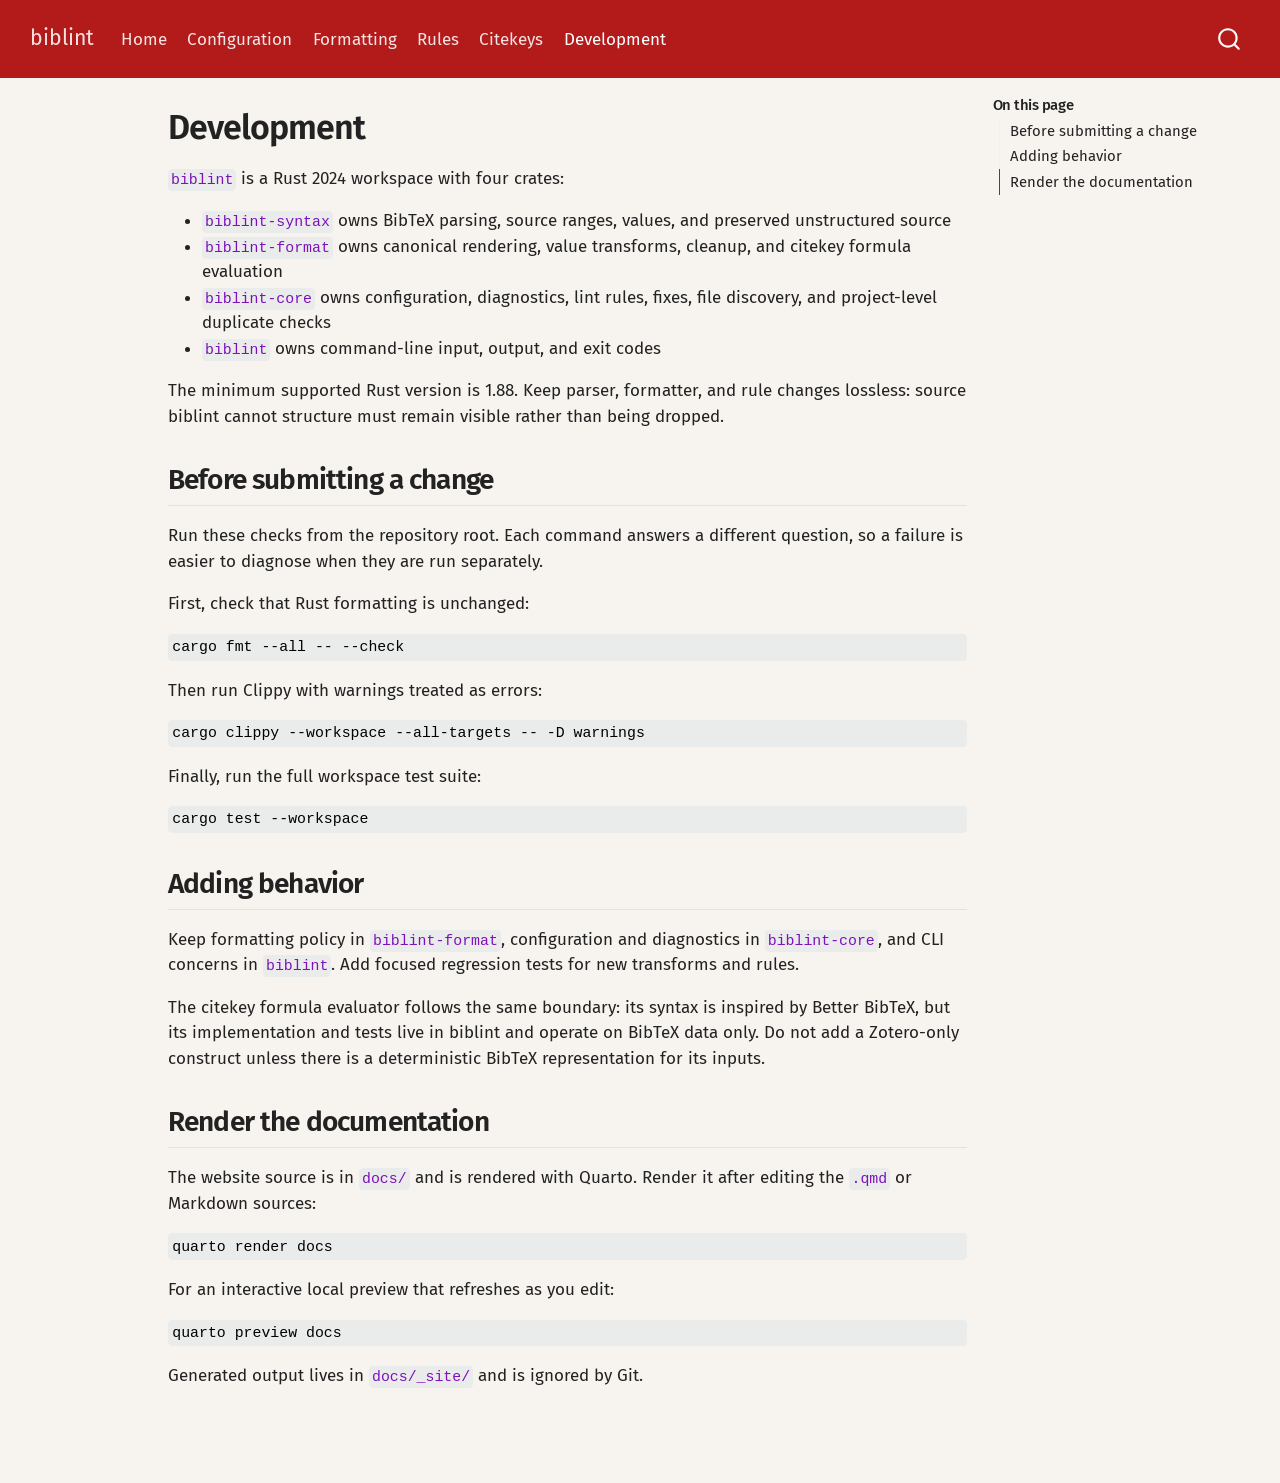
<file: development.html>
<!DOCTYPE html>
<html xmlns="http://www.w3.org/1999/xhtml" lang="en" xml:lang="en"><head>

<meta charset="utf-8">
<meta name="generator" content="quarto-1.10.18">

<meta name="viewport" content="width=device-width, initial-scale=1.0, user-scalable=yes">


<title>Development – biblint</title>
<style>
/* Default styles provided by pandoc.
** See https://pandoc.org/MANUAL.html#variables-for-html for config info.
*/
span.smallcaps{font-variant: small-caps;}
div.columns{display: flex; gap: 1.5em;}
div.column{flex: auto;}
@media screen {
div.columns{gap: min(4vw, 1.5em);}
div.column{overflow-x: auto;}
}
div.hanging-indent{margin-left: 1.5em; text-indent: -1.5em;}
ul.task-list{list-style: none;}
ul.task-list li input[type="checkbox"] {
  width: 0.8em;
  margin: 0 0.8em 0.2em -1em; /* quarto-specific, see https://github.com/quarto-dev/quarto-cli/issues/4556 */ 
  vertical-align: middle;
}
</style>


<script src="site_libs/quarto-nav/quarto-nav.js"></script>
<script src="site_libs/quarto-nav/headroom.min.js"></script>
<script src="site_libs/clipboard/clipboard.min.js"></script>
<script src="site_libs/quarto-search/autocomplete.umd.js"></script>
<script src="site_libs/quarto-search/fuse.min.js"></script>
<script src="site_libs/quarto-search/quarto-search.js"></script>
<meta name="quarto:offset" content="./">
<script src="site_libs/quarto-html/quarto.js" type="module"></script>
<script src="site_libs/quarto-html/tabsets/tabsets.js" type="module"></script>
<script src="site_libs/quarto-html/popper.min.js"></script>
<script src="site_libs/quarto-html/tippy.umd.min.js"></script>
<script src="site_libs/quarto-html/anchor.min.js"></script>
<link href="site_libs/quarto-html/tippy.css" rel="stylesheet">
<link href="site_libs/quarto-html/quarto-syntax-highlighting-64a204ab8560d761af7679ceaba22944.css" rel="stylesheet" id="quarto-text-highlighting-styles">
<script src="site_libs/bootstrap/bootstrap.min.js"></script>
<link href="site_libs/bootstrap/bootstrap-icons.css" rel="stylesheet">
<link href="site_libs/bootstrap/bootstrap-cb66fc8ae7c4341af3ca04526f303d37.min.css" rel="stylesheet" append-hash="true" id="quarto-bootstrap" data-mode="light">
<script id="quarto-search-options" type="application/json">{
  "location": "navbar",
  "copy-button": false,
  "collapse-after": 3,
  "panel-placement": "end",
  "type": "overlay",
  "limit": 50,
  "keyboard-shortcut": [
    "f",
    "/",
    "s"
  ],
  "show-item-context": false,
  "language": {
    "search-no-results-text": "No results",
    "search-matching-documents-text": "matching documents",
    "search-copy-link-title": "Copy link to search",
    "search-hide-matches-text": "Hide additional matches",
    "search-more-match-text": "more match in this document",
    "search-more-matches-text": "more matches in this document",
    "search-clear-button-title": "Clear",
    "search-text-placeholder": "",
    "search-detached-cancel-button-title": "Cancel",
    "search-submit-button-title": "Submit",
    "search-label": "Search"
  }
}</script>


</head>

<body class="nav-fixed quarto-light">

<div id="quarto-search-results"></div>
  <header id="quarto-header" class="headroom fixed-top">
    <nav class="navbar navbar-expand-lg " data-bs-theme="dark">
      <div class="navbar-container container-fluid">
      <div class="navbar-brand-container mx-auto">
    <a class="navbar-brand" href="./index.html">
    <span class="navbar-title">biblint</span>
    </a>
  </div>
            <div id="quarto-search" class="" title="Search"></div>
          <button class="navbar-toggler" type="button" data-bs-toggle="collapse" data-bs-target="#navbarCollapse" aria-controls="navbarCollapse" role="menu" aria-expanded="false" aria-label="Toggle navigation" onclick="if (window.quartoToggleHeadroom) { window.quartoToggleHeadroom(); }">
  <span class="navbar-toggler-icon"></span>
</button>
          <div class="collapse navbar-collapse" id="navbarCollapse">
            <ul class="navbar-nav navbar-nav-scroll me-auto">
  <li class="nav-item">
    <a class="nav-link" href="./index.html"> 
<span class="menu-text">Home</span></a>
  </li>  
  <li class="nav-item">
    <a class="nav-link" href="./configuration.html"> 
<span class="menu-text">Configuration</span></a>
  </li>  
  <li class="nav-item">
    <a class="nav-link" href="./formatting.html"> 
<span class="menu-text">Formatting</span></a>
  </li>  
  <li class="nav-item">
    <a class="nav-link" href="./rules.html"> 
<span class="menu-text">Rules</span></a>
  </li>  
  <li class="nav-item">
    <a class="nav-link" href="./key-generation.html"> 
<span class="menu-text">Citekeys</span></a>
  </li>  
  <li class="nav-item">
    <a class="nav-link active" href="./development.html" aria-current="page"> 
<span class="menu-text">Development</span></a>
  </li>  
</ul>
          </div> <!-- /navcollapse -->
            <div class="quarto-navbar-tools">
</div>
      </div> <!-- /container-fluid -->
    </nav>
</header>
<!-- content -->
<div id="quarto-content" class="quarto-container page-columns page-rows-contents page-layout-article page-navbar">
<!-- sidebar -->
<!-- margin-sidebar -->
    <div id="quarto-margin-sidebar" class="sidebar margin-sidebar">
        <nav id="TOC" role="doc-toc" class="toc-active">
    <h2 id="toc-title">On this page</h2>
   
  <ul>
  <li><a href="#before-submitting-a-change" id="toc-before-submitting-a-change" class="nav-link active" data-scroll-target="#before-submitting-a-change">Before submitting a change</a></li>
  <li><a href="#adding-behavior" id="toc-adding-behavior" class="nav-link" data-scroll-target="#adding-behavior">Adding behavior</a></li>
  <li><a href="#render-the-documentation" id="toc-render-the-documentation" class="nav-link" data-scroll-target="#render-the-documentation">Render the documentation</a></li>
  </ul>
</nav>
    </div>
<!-- main -->
<main class="content" id="quarto-document-content">

<header id="title-block-header" class="quarto-title-block default">
<div class="quarto-title">
<h1 class="title">Development</h1>
</div>



<div class="quarto-title-meta">

    
  
    
  </div>
  


</header>


<p><code>biblint</code> is a Rust 2024 workspace with four crates:</p>
<ul>
<li><code>biblint-syntax</code> owns BibTeX parsing, source ranges, values, and preserved unstructured source</li>
<li><code>biblint-format</code> owns canonical rendering, value transforms, cleanup, and citekey formula evaluation</li>
<li><code>biblint-core</code> owns configuration, diagnostics, lint rules, fixes, file discovery, and project-level duplicate checks</li>
<li><code>biblint</code> owns command-line input, output, and exit codes</li>
</ul>
<p>The minimum supported Rust version is 1.88. Keep parser, formatter, and rule changes lossless: source biblint cannot structure must remain visible rather than being dropped.</p>
<section id="before-submitting-a-change" class="level2">
<h2 class="anchored" data-anchor-id="before-submitting-a-change">Before submitting a change</h2>
<p>Run these checks from the repository root. Each command answers a different question, so a failure is easier to diagnose when they are run separately.</p>
<p>First, check that Rust formatting is unchanged:</p>
<pre class="console"><code>cargo fmt --all -- --check</code></pre>
<p>Then run Clippy with warnings treated as errors:</p>
<pre class="console"><code>cargo clippy --workspace --all-targets -- -D warnings</code></pre>
<p>Finally, run the full workspace test suite:</p>
<pre class="console"><code>cargo test --workspace</code></pre>
</section>
<section id="adding-behavior" class="level2">
<h2 class="anchored" data-anchor-id="adding-behavior">Adding behavior</h2>
<p>Keep formatting policy in <code>biblint-format</code>, configuration and diagnostics in <code>biblint-core</code>, and CLI concerns in <code>biblint</code>. Add focused regression tests for new transforms and rules.</p>
<p>The citekey formula evaluator follows the same boundary: its syntax is inspired by Better BibTeX, but its implementation and tests live in biblint and operate on BibTeX data only. Do not add a Zotero-only construct unless there is a deterministic BibTeX representation for its inputs.</p>
</section>
<section id="render-the-documentation" class="level2">
<h2 class="anchored" data-anchor-id="render-the-documentation">Render the documentation</h2>
<p>The website source is in <code>docs/</code> and is rendered with Quarto. Render it after editing the <code>.qmd</code> or Markdown sources:</p>
<pre class="console"><code>quarto render docs</code></pre>
<p>For an interactive local preview that refreshes as you edit:</p>
<pre class="console"><code>quarto preview docs</code></pre>
<p>Generated output lives in <code>docs/_site/</code> and is ignored by Git.</p>


</section>

</main> <!-- /main -->
<script id="quarto-html-after-body" type="application/javascript">
  window.document.addEventListener("DOMContentLoaded", function (event) {
    const icon = "";
    const anchorJS = new window.AnchorJS();
    anchorJS.options = {
      placement: 'right',
      icon: icon
    };
    anchorJS.add('.anchored');
    const isCodeAnnotation = (el) => {
      for (const clz of el.classList) {
        if (clz.startsWith('code-annotation-')) {                     
          return true;
        }
      }
      return false;
    }
    const onCopySuccess = function(e) {
      // button target
      const button = e.trigger;
      // don't keep focus
      button.blur();
      // flash "checked"
      button.classList.add('code-copy-button-checked');
      var currentTitle = button.getAttribute("title");
      button.setAttribute("title", "Copied!");
      let tooltip;
      if (window.bootstrap) {
        button.setAttribute("data-bs-toggle", "tooltip");
        button.setAttribute("data-bs-placement", "left");
        button.setAttribute("data-bs-title", "Copied!");
        tooltip = new bootstrap.Tooltip(button, 
          { trigger: "manual", 
            customClass: "code-copy-button-tooltip",
            offset: [0, -8]});
        tooltip.show();    
      }
      setTimeout(function() {
        if (tooltip) {
          tooltip.hide();
          button.removeAttribute("data-bs-title");
          button.removeAttribute("data-bs-toggle");
          button.removeAttribute("data-bs-placement");
        }
        button.setAttribute("title", currentTitle);
        button.classList.remove('code-copy-button-checked');
      }, 1000);
      // clear code selection
      e.clearSelection();
    }
    const getTextToCopy = function(trigger) {
      const outerScaffold = trigger.parentElement.cloneNode(true);
      const codeEl = outerScaffold.querySelector('code');
      for (const childEl of codeEl.children) {
        if (isCodeAnnotation(childEl)) {
          childEl.remove();
        }
      }
      return codeEl.innerText;
    }
    const clipboard = new window.ClipboardJS('.code-copy-button:not([data-in-quarto-modal])', {
      text: getTextToCopy
    });
    clipboard.on('success', onCopySuccess);
    if (window.document.getElementById('quarto-embedded-source-code-modal')) {
      const clipboardModal = new window.ClipboardJS('.code-copy-button[data-in-quarto-modal]', {
        text: getTextToCopy,
        container: window.document.getElementById('quarto-embedded-source-code-modal')
      });
      clipboardModal.on('success', onCopySuccess);
    }
      var localhostRegex = new RegExp(/^(?:http|https):\/\/localhost\:?[0-9]*\//);
      var mailtoRegex = new RegExp(/^mailto:/);
        var filterRegex = new RegExp("https:\/\/christopherkenny\.github\.io\/biblint\/");
      var isInternal = (href) => {
          return filterRegex.test(href) || localhostRegex.test(href) || mailtoRegex.test(href);
      }
      // Inspect non-navigation links and adorn them if external
     var links = window.document.querySelectorAll('a[href]:not(.nav-link):not(.navbar-brand):not(.toc-action):not(.sidebar-link):not(.sidebar-item-toggle):not(.pagination-link):not(.no-external):not([aria-hidden]):not(.dropdown-item):not(.quarto-navigation-tool):not(.about-link)');
      for (var i=0; i<links.length; i++) {
        const link = links[i];
        if (!isInternal(link.href)) {
          // undo the damage that might have been done by quarto-nav.js in the case of
          // links that we want to consider external
          if (link.dataset.originalHref !== undefined) {
            link.href = link.dataset.originalHref;
          }
        }
      }
    function tippyHover(el, contentFn, onTriggerFn, onUntriggerFn) {
      const config = {
        allowHTML: true,
        maxWidth: 500,
        delay: 100,
        arrow: false,
        appendTo: function(el) {
            return el.parentElement;
        },
        interactive: true,
        interactiveBorder: 10,
        theme: 'quarto',
        placement: 'bottom-start',
      };
      if (contentFn) {
        config.content = contentFn;
      }
      if (onTriggerFn) {
        config.onTrigger = onTriggerFn;
      }
      if (onUntriggerFn) {
        config.onUntrigger = onUntriggerFn;
      }
      window.tippy(el, config); 
    }
    const noterefs = window.document.querySelectorAll('a[role="doc-noteref"]');
    for (var i=0; i<noterefs.length; i++) {
      const ref = noterefs[i];
      tippyHover(ref, function() {
        // use id or data attribute instead here
        let href = ref.getAttribute('data-footnote-href') || ref.getAttribute('href');
        try { href = new URL(href).hash; } catch {}
        const id = href.replace(/^#\/?/, "");
        const note = window.document.getElementById(id);
        if (note) {
          return note.innerHTML;
        } else {
          return "";
        }
      });
    }
    const xrefs = window.document.querySelectorAll('a.quarto-xref');
    const processXRef = (id, note) => {
      // Strip column container classes
      const stripColumnClz = (el) => {
        el.classList.remove("page-full", "page-columns");
        if (el.children) {
          for (const child of el.children) {
            stripColumnClz(child);
          }
        }
      }
      stripColumnClz(note)
      if (id === null || id.startsWith('sec-')) {
        // Special case sections, only their first couple elements
        const container = document.createElement("div");
        if (note.children && note.children.length > 2) {
          container.appendChild(note.children[0].cloneNode(true));
          for (let i = 1; i < note.children.length; i++) {
            const child = note.children[i];
            if (child.tagName === "P" && child.innerText === "") {
              continue;
            } else {
              container.appendChild(child.cloneNode(true));
              break;
            }
          }
          if (window.Quarto?.typesetMath) {
            window.Quarto.typesetMath(container);
          }
          return container.innerHTML
        } else {
          if (window.Quarto?.typesetMath) {
            window.Quarto.typesetMath(note);
          }
          return note.innerHTML;
        }
      } else {
        // Remove any anchor links if they are present
        const anchorLink = note.querySelector('a.anchorjs-link');
        if (anchorLink) {
          anchorLink.remove();
        }
        if (window.Quarto?.typesetMath) {
          window.Quarto.typesetMath(note);
        }
        if (note.classList.contains("callout")) {
          return note.outerHTML;
        } else {
          return note.innerHTML;
        }
      }
    }
    for (var i=0; i<xrefs.length; i++) {
      const xref = xrefs[i];
      tippyHover(xref, undefined, function(instance) {
        instance.disable();
        let url = xref.getAttribute('href');
        let hash = undefined; 
        if (url.startsWith('#')) {
          hash = url;
        } else {
          try { hash = new URL(url).hash; } catch {}
        }
        if (hash) {
          const id = hash.replace(/^#\/?/, "");
          const note = window.document.getElementById(id);
          if (note !== null) {
            try {
              const html = processXRef(id, note.cloneNode(true));
              instance.setContent(html);
            } finally {
              instance.enable();
              instance.show();
            }
          } else {
            // See if we can fetch this
            fetch(url.split('#')[0])
            .then(res => res.text())
            .then(html => {
              const parser = new DOMParser();
              const htmlDoc = parser.parseFromString(html, "text/html");
              const note = htmlDoc.getElementById(id);
              if (note !== null) {
                const html = processXRef(id, note);
                instance.setContent(html);
              } 
            }).finally(() => {
              instance.enable();
              instance.show();
            });
          }
        } else {
          // See if we can fetch a full url (with no hash to target)
          // This is a special case and we should probably do some content thinning / targeting
          fetch(url)
          .then(res => res.text())
          .then(html => {
            const parser = new DOMParser();
            const htmlDoc = parser.parseFromString(html, "text/html");
            const note = htmlDoc.querySelector('main.content');
            if (note !== null) {
              // This should only happen for chapter cross references
              // (since there is no id in the URL)
              // remove the first header
              if (note.children.length > 0 && note.children[0].tagName === "HEADER") {
                note.children[0].remove();
              }
              const html = processXRef(null, note);
              instance.setContent(html);
            } 
          }).finally(() => {
            instance.enable();
            instance.show();
          });
        }
      }, function(instance) {
      });
    }
        let selectedAnnoteEl;
        const selectorForAnnotation = ( cell, annotation) => {
          let cellAttr = 'data-code-cell="' + cell + '"';
          let lineAttr = 'data-code-annotation="' +  annotation + '"';
          const selector = 'span[' + cellAttr + '][' + lineAttr + ']';
          return selector;
        }
        const selectCodeLines = (annoteEl) => {
          const doc = window.document;
          const targetCell = annoteEl.getAttribute("data-target-cell");
          const targetAnnotation = annoteEl.getAttribute("data-target-annotation");
          const annoteSpan = window.document.querySelector(selectorForAnnotation(targetCell, targetAnnotation));
          const lines = annoteSpan.getAttribute("data-code-lines").split(",");
          const lineIds = lines.map((line) => {
            return targetCell + "-" + line;
          })
          let top = null;
          let height = null;
          let parent = null;
          if (lineIds.length > 0) {
              //compute the position of the single el (top and bottom and make a div)
              const el = window.document.getElementById(lineIds[0]);
              top = el.offsetTop;
              height = el.offsetHeight;
              parent = el.parentElement.parentElement;
            if (lineIds.length > 1) {
              const lastEl = window.document.getElementById(lineIds[lineIds.length - 1]);
              const bottom = lastEl.offsetTop + lastEl.offsetHeight;
              height = bottom - top;
            }
            if (top !== null && height !== null && parent !== null) {
              // cook up a div (if necessary) and position it 
              let div = window.document.getElementById("code-annotation-line-highlight");
              if (div === null) {
                div = window.document.createElement("div");
                div.setAttribute("id", "code-annotation-line-highlight");
                div.style.position = 'absolute';
                parent.appendChild(div);
              }
              div.style.top = top - 2 + "px";
              div.style.height = height + 4 + "px";
              div.style.left = 0;
              let gutterDiv = window.document.getElementById("code-annotation-line-highlight-gutter");
              if (gutterDiv === null) {
                gutterDiv = window.document.createElement("div");
                gutterDiv.setAttribute("id", "code-annotation-line-highlight-gutter");
                gutterDiv.style.position = 'absolute';
                const codeCell = window.document.getElementById(targetCell);
                const gutter = codeCell.querySelector('.code-annotation-gutter');
                gutter.appendChild(gutterDiv);
              }
              gutterDiv.style.top = top - 2 + "px";
              gutterDiv.style.height = height + 4 + "px";
            }
            selectedAnnoteEl = annoteEl;
          }
        };
        const unselectCodeLines = () => {
          const elementsIds = ["code-annotation-line-highlight", "code-annotation-line-highlight-gutter"];
          elementsIds.forEach((elId) => {
            const div = window.document.getElementById(elId);
            if (div) {
              div.remove();
            }
          });
          selectedAnnoteEl = undefined;
        };
          // Handle positioning of the toggle
      window.addEventListener(
        "resize",
        throttle(() => {
          elRect = undefined;
          if (selectedAnnoteEl) {
            selectCodeLines(selectedAnnoteEl);
          }
        }, 10)
      );
      function throttle(fn, ms) {
      let throttle = false;
      let timer;
        return (...args) => {
          if(!throttle) { // first call gets through
              fn.apply(this, args);
              throttle = true;
          } else { // all the others get throttled
              if(timer) clearTimeout(timer); // cancel #2
              timer = setTimeout(() => {
                fn.apply(this, args);
                timer = throttle = false;
              }, ms);
          }
        };
      }
        // Attach click handler to the DT
        const annoteDls = window.document.querySelectorAll('dt[data-target-cell]');
        for (const annoteDlNode of annoteDls) {
          annoteDlNode.addEventListener('click', (event) => {
            const clickedEl = event.target;
            if (clickedEl !== selectedAnnoteEl) {
              unselectCodeLines();
              const activeEl = window.document.querySelector('dt[data-target-cell].code-annotation-active');
              if (activeEl) {
                activeEl.classList.remove('code-annotation-active');
              }
              selectCodeLines(clickedEl);
              clickedEl.classList.add('code-annotation-active');
            } else {
              // Unselect the line
              unselectCodeLines();
              clickedEl.classList.remove('code-annotation-active');
            }
          });
        }
    const findCites = (el) => {
      const parentEl = el.parentElement;
      if (parentEl) {
        const cites = parentEl.dataset.cites;
        if (cites) {
          return {
            el,
            cites: cites.split(' ')
          };
        } else {
          return findCites(el.parentElement)
        }
      } else {
        return undefined;
      }
    };
    var bibliorefs = window.document.querySelectorAll('a[role="doc-biblioref"]');
    for (var i=0; i<bibliorefs.length; i++) {
      const ref = bibliorefs[i];
      const citeInfo = findCites(ref);
      if (citeInfo) {
        tippyHover(citeInfo.el, function() {
          var popup = window.document.createElement('div');
          citeInfo.cites.forEach(function(cite) {
            var citeDiv = window.document.createElement('div');
            citeDiv.classList.add('hanging-indent');
            citeDiv.classList.add('csl-entry');
            var biblioDiv = window.document.getElementById('ref-' + cite);
            if (biblioDiv) {
              citeDiv.innerHTML = biblioDiv.innerHTML;
            }
            popup.appendChild(citeDiv);
          });
          return popup.innerHTML;
        });
      }
    }
  });
  </script>
</div> <!-- /content -->




</body></html>
</file>
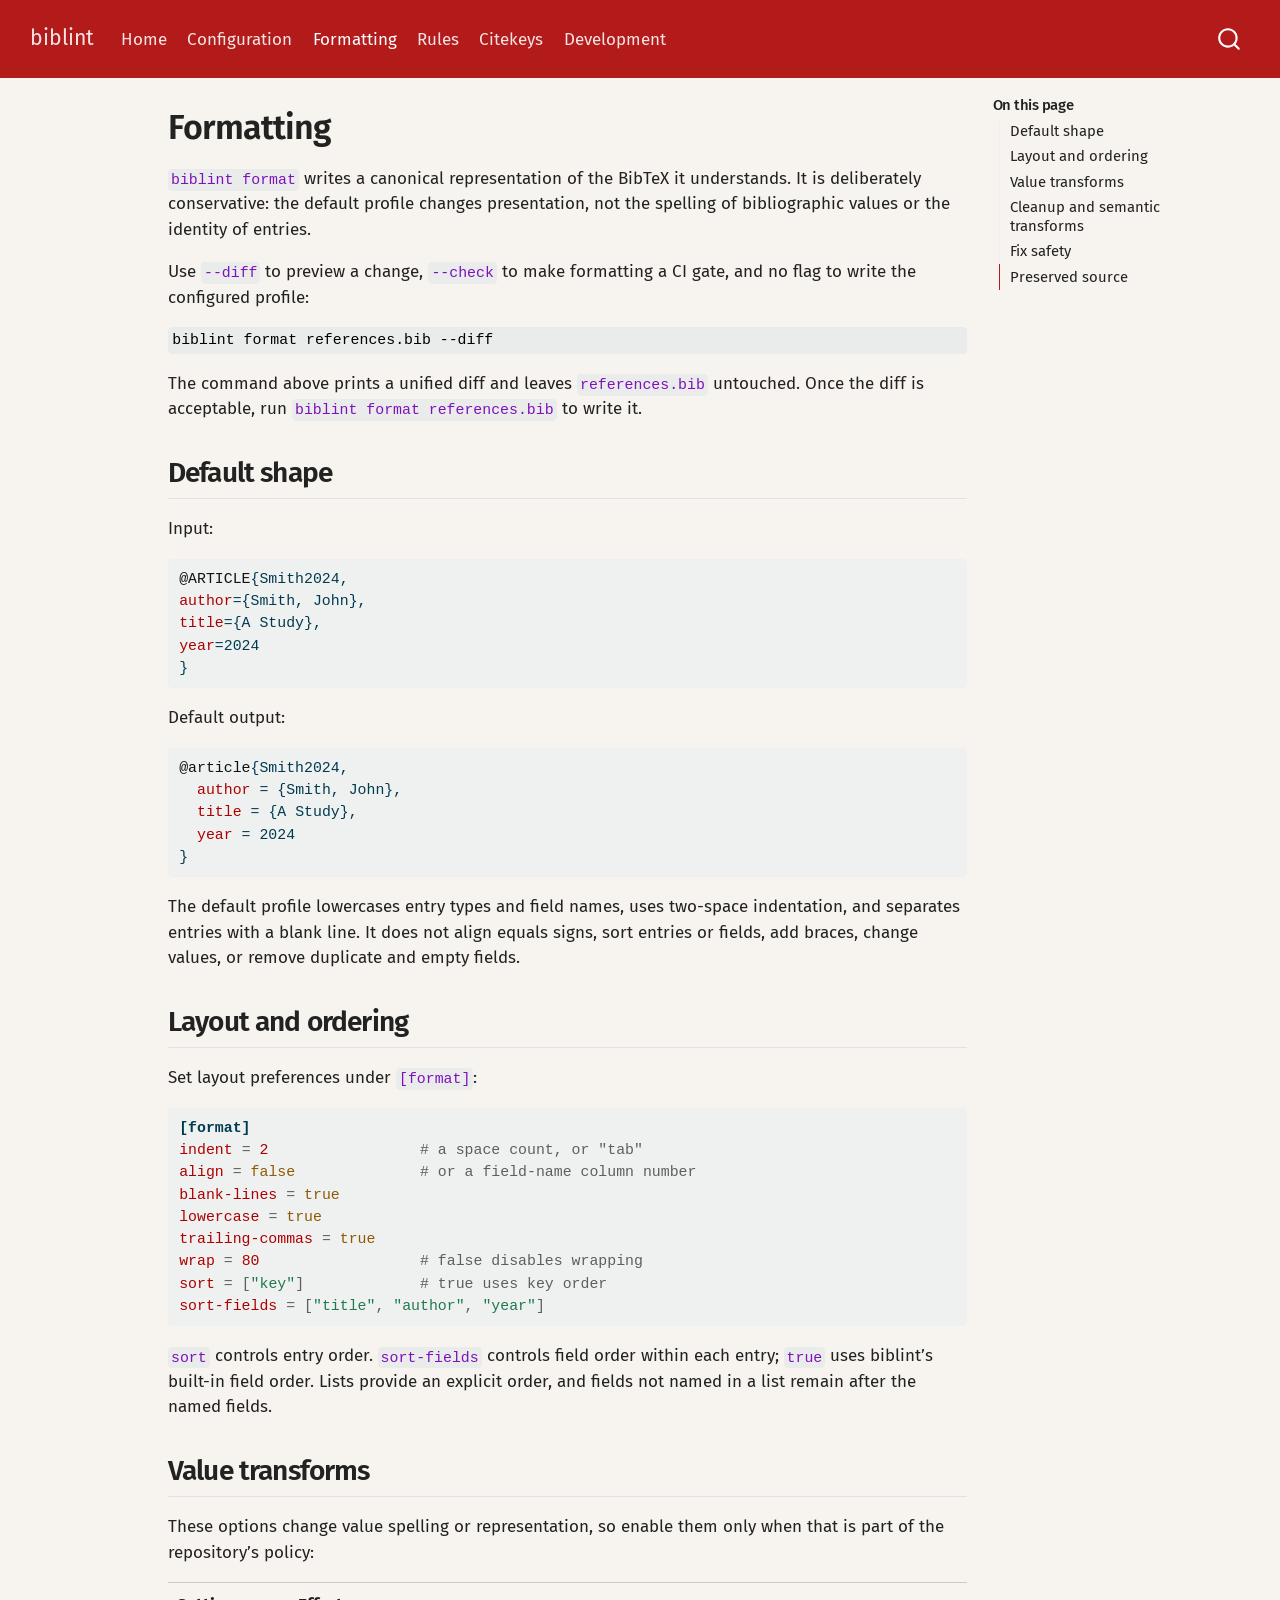
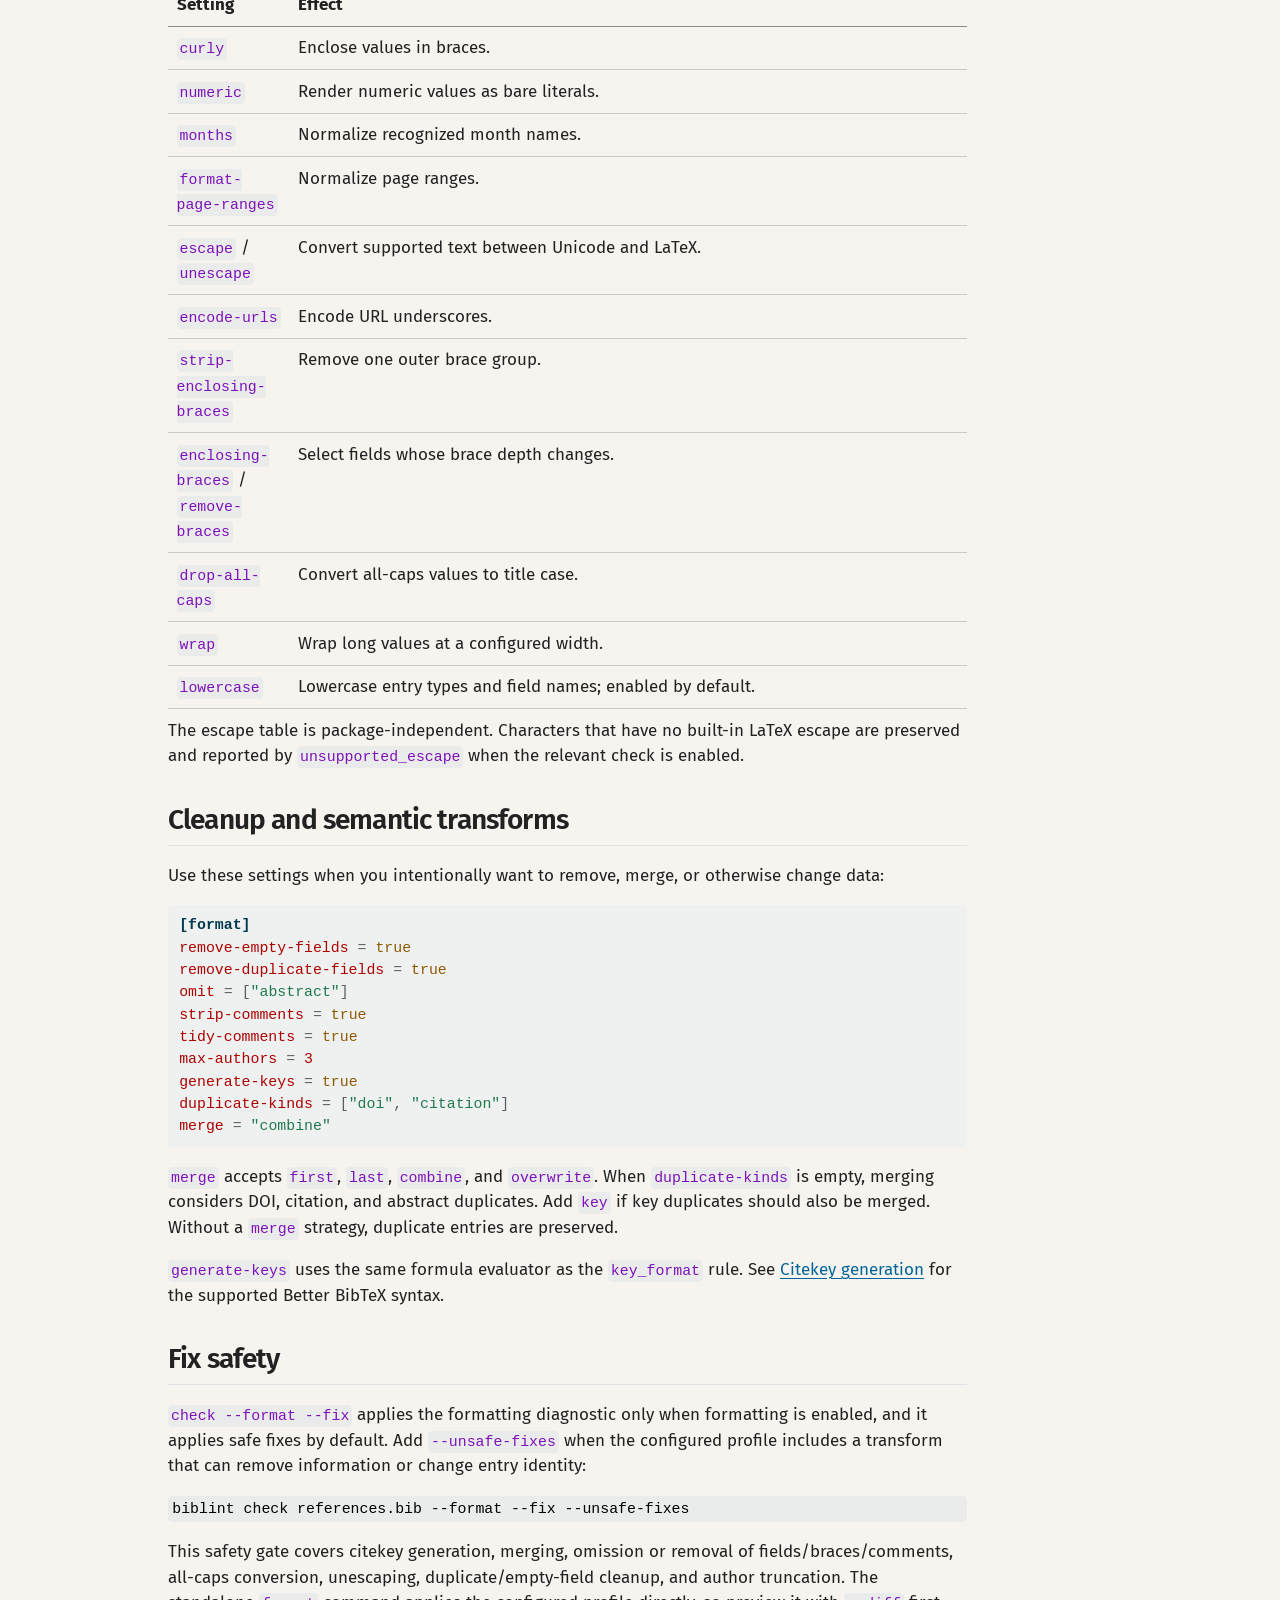
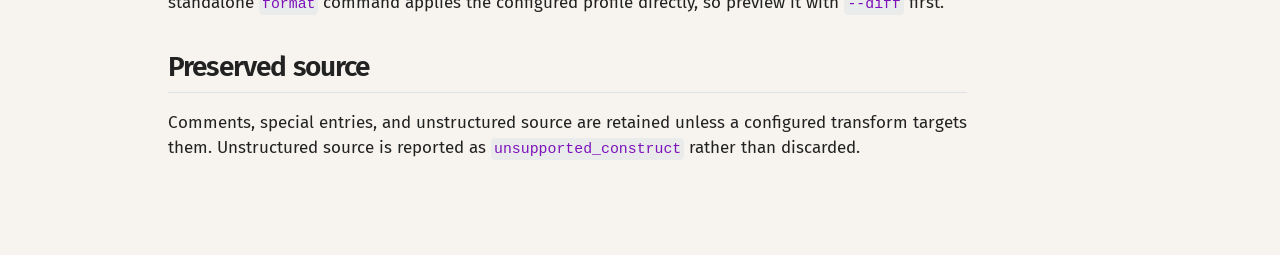
<file: formatting.html>
<!DOCTYPE html>
<html xmlns="http://www.w3.org/1999/xhtml" lang="en" xml:lang="en"><head>

<meta charset="utf-8">
<meta name="generator" content="quarto-1.10.18">

<meta name="viewport" content="width=device-width, initial-scale=1.0, user-scalable=yes">


<title>Formatting – biblint</title>
<style>
/* Default styles provided by pandoc.
** See https://pandoc.org/MANUAL.html#variables-for-html for config info.
*/
span.smallcaps{font-variant: small-caps;}
div.columns{display: flex; gap: 1.5em;}
div.column{flex: auto;}
@media screen {
div.columns{gap: min(4vw, 1.5em);}
div.column{overflow-x: auto;}
}
div.hanging-indent{margin-left: 1.5em; text-indent: -1.5em;}
ul.task-list{list-style: none;}
ul.task-list li input[type="checkbox"] {
  width: 0.8em;
  margin: 0 0.8em 0.2em -1em; /* quarto-specific, see https://github.com/quarto-dev/quarto-cli/issues/4556 */ 
  vertical-align: middle;
}
/* CSS for syntax highlighting */
html { -webkit-text-size-adjust: 100%; }
pre > code.sourceCode { white-space: pre; position: relative; }
pre > code.sourceCode > span { display: inline-block; line-height: 1.25; }
pre > code.sourceCode > span:empty { height: 1.2em; }
.sourceCode { overflow: visible; }
code.sourceCode > span { color: inherit; text-decoration: inherit; }
div.sourceCode { margin: 1em 0; }
pre.sourceCode { margin: 0; }
@media screen {
div.sourceCode { overflow: auto; }
}
@media print {
pre > code.sourceCode { white-space: pre-wrap; }
pre > code.sourceCode > span { text-indent: -5em; padding-left: 5em; }
}
pre.numberSource code
  { counter-reset: source-line 0; }
pre.numberSource code > span
  { position: relative; left: -4em; counter-increment: source-line; }
pre.numberSource code > span > a:first-child::before
  { content: counter(source-line);
    position: relative; left: -1em; text-align: right; vertical-align: baseline;
    border: none; display: inline-block;
    -webkit-touch-callout: none; -webkit-user-select: none;
    -khtml-user-select: none; -moz-user-select: none;
    -ms-user-select: none; user-select: none;
    padding: 0 4px; width: 4em;
  }
pre.numberSource { margin-left: 3em;  padding-left: 4px; }
div.sourceCode
  {   }
@media screen {
pre > code.sourceCode > span > a:first-child::before { text-decoration: underline; }
}
</style>


<script src="site_libs/quarto-nav/quarto-nav.js"></script>
<script src="site_libs/quarto-nav/headroom.min.js"></script>
<script src="site_libs/clipboard/clipboard.min.js"></script>
<script src="site_libs/quarto-search/autocomplete.umd.js"></script>
<script src="site_libs/quarto-search/fuse.min.js"></script>
<script src="site_libs/quarto-search/quarto-search.js"></script>
<meta name="quarto:offset" content="./">
<script src="site_libs/quarto-html/quarto.js" type="module"></script>
<script src="site_libs/quarto-html/tabsets/tabsets.js" type="module"></script>
<script src="site_libs/quarto-html/popper.min.js"></script>
<script src="site_libs/quarto-html/tippy.umd.min.js"></script>
<script src="site_libs/quarto-html/anchor.min.js"></script>
<link href="site_libs/quarto-html/tippy.css" rel="stylesheet">
<link href="site_libs/quarto-html/quarto-syntax-highlighting-64a204ab8560d761af7679ceaba22944.css" rel="stylesheet" id="quarto-text-highlighting-styles">
<script src="site_libs/bootstrap/bootstrap.min.js"></script>
<link href="site_libs/bootstrap/bootstrap-icons.css" rel="stylesheet">
<link href="site_libs/bootstrap/bootstrap-cb66fc8ae7c4341af3ca04526f303d37.min.css" rel="stylesheet" append-hash="true" id="quarto-bootstrap" data-mode="light">
<script id="quarto-search-options" type="application/json">{
  "location": "navbar",
  "copy-button": false,
  "collapse-after": 3,
  "panel-placement": "end",
  "type": "overlay",
  "limit": 50,
  "keyboard-shortcut": [
    "f",
    "/",
    "s"
  ],
  "show-item-context": false,
  "language": {
    "search-no-results-text": "No results",
    "search-matching-documents-text": "matching documents",
    "search-copy-link-title": "Copy link to search",
    "search-hide-matches-text": "Hide additional matches",
    "search-more-match-text": "more match in this document",
    "search-more-matches-text": "more matches in this document",
    "search-clear-button-title": "Clear",
    "search-text-placeholder": "",
    "search-detached-cancel-button-title": "Cancel",
    "search-submit-button-title": "Submit",
    "search-label": "Search"
  }
}</script>


</head>

<body class="nav-fixed quarto-light">

<div id="quarto-search-results"></div>
  <header id="quarto-header" class="headroom fixed-top">
    <nav class="navbar navbar-expand-lg " data-bs-theme="dark">
      <div class="navbar-container container-fluid">
      <div class="navbar-brand-container mx-auto">
    <a class="navbar-brand" href="./index.html">
    <span class="navbar-title">biblint</span>
    </a>
  </div>
            <div id="quarto-search" class="" title="Search"></div>
          <button class="navbar-toggler" type="button" data-bs-toggle="collapse" data-bs-target="#navbarCollapse" aria-controls="navbarCollapse" role="menu" aria-expanded="false" aria-label="Toggle navigation" onclick="if (window.quartoToggleHeadroom) { window.quartoToggleHeadroom(); }">
  <span class="navbar-toggler-icon"></span>
</button>
          <div class="collapse navbar-collapse" id="navbarCollapse">
            <ul class="navbar-nav navbar-nav-scroll me-auto">
  <li class="nav-item">
    <a class="nav-link" href="./index.html"> 
<span class="menu-text">Home</span></a>
  </li>  
  <li class="nav-item">
    <a class="nav-link" href="./configuration.html"> 
<span class="menu-text">Configuration</span></a>
  </li>  
  <li class="nav-item">
    <a class="nav-link active" href="./formatting.html" aria-current="page"> 
<span class="menu-text">Formatting</span></a>
  </li>  
  <li class="nav-item">
    <a class="nav-link" href="./rules.html"> 
<span class="menu-text">Rules</span></a>
  </li>  
  <li class="nav-item">
    <a class="nav-link" href="./key-generation.html"> 
<span class="menu-text">Citekeys</span></a>
  </li>  
  <li class="nav-item">
    <a class="nav-link" href="./development.html"> 
<span class="menu-text">Development</span></a>
  </li>  
</ul>
          </div> <!-- /navcollapse -->
            <div class="quarto-navbar-tools">
</div>
      </div> <!-- /container-fluid -->
    </nav>
</header>
<!-- content -->
<div id="quarto-content" class="quarto-container page-columns page-rows-contents page-layout-article page-navbar">
<!-- sidebar -->
<!-- margin-sidebar -->
    <div id="quarto-margin-sidebar" class="sidebar margin-sidebar">
        <nav id="TOC" role="doc-toc" class="toc-active">
    <h2 id="toc-title">On this page</h2>
   
  <ul>
  <li><a href="#default-shape" id="toc-default-shape" class="nav-link active" data-scroll-target="#default-shape">Default shape</a></li>
  <li><a href="#layout-and-ordering" id="toc-layout-and-ordering" class="nav-link" data-scroll-target="#layout-and-ordering">Layout and ordering</a></li>
  <li><a href="#value-transforms" id="toc-value-transforms" class="nav-link" data-scroll-target="#value-transforms">Value transforms</a></li>
  <li><a href="#cleanup-and-semantic-transforms" id="toc-cleanup-and-semantic-transforms" class="nav-link" data-scroll-target="#cleanup-and-semantic-transforms">Cleanup and semantic transforms</a></li>
  <li><a href="#fix-safety" id="toc-fix-safety" class="nav-link" data-scroll-target="#fix-safety">Fix safety</a></li>
  <li><a href="#preserved-source" id="toc-preserved-source" class="nav-link" data-scroll-target="#preserved-source">Preserved source</a></li>
  </ul>
</nav>
    </div>
<!-- main -->
<main class="content" id="quarto-document-content">

<header id="title-block-header" class="quarto-title-block default">
<div class="quarto-title">
<h1 class="title">Formatting</h1>
</div>



<div class="quarto-title-meta">

    
  
    
  </div>
  


</header>


<p><code>biblint format</code> writes a canonical representation of the BibTeX it understands. It is deliberately conservative: the default profile changes presentation, not the spelling of bibliographic values or the identity of entries.</p>
<p>Use <code>--diff</code> to preview a change, <code>--check</code> to make formatting a CI gate, and no flag to write the configured profile:</p>
<pre class="console"><code>biblint format references.bib --diff</code></pre>
<p>The command above prints a unified diff and leaves <code>references.bib</code> untouched. Once the diff is acceptable, run <code>biblint format references.bib</code> to write it.</p>
<section id="default-shape" class="level2">
<h2 class="anchored" data-anchor-id="default-shape">Default shape</h2>
<p>Input:</p>
<div class="code-copy-outer-scaffold"><div class="sourceCode" id="cb2"><pre class="sourceCode bibtex code-with-copy"><code class="sourceCode bibtex"><span id="cb2-1"><a href="#cb2-1" aria-hidden="true" tabindex="-1"></a><span class="va">@ARTICLE</span>{<span class="ot">Smith2024</span>,</span>
<span id="cb2-2"><a href="#cb2-2" aria-hidden="true" tabindex="-1"></a><span class="dt">author</span>={Smith, John},</span>
<span id="cb2-3"><a href="#cb2-3" aria-hidden="true" tabindex="-1"></a><span class="dt">title</span>={A Study},</span>
<span id="cb2-4"><a href="#cb2-4" aria-hidden="true" tabindex="-1"></a><span class="dt">year</span>=2024</span>
<span id="cb2-5"><a href="#cb2-5" aria-hidden="true" tabindex="-1"></a>}</span></code></pre></div><button title="Copy to Clipboard" class="code-copy-button"><i class="bi"></i></button></div>
<p>Default output:</p>
<div class="code-copy-outer-scaffold"><div class="sourceCode" id="cb3"><pre class="sourceCode bibtex code-with-copy"><code class="sourceCode bibtex"><span id="cb3-1"><a href="#cb3-1" aria-hidden="true" tabindex="-1"></a><span class="va">@article</span>{<span class="ot">Smith2024</span>,</span>
<span id="cb3-2"><a href="#cb3-2" aria-hidden="true" tabindex="-1"></a>  <span class="dt">author</span> = {Smith, John},</span>
<span id="cb3-3"><a href="#cb3-3" aria-hidden="true" tabindex="-1"></a>  <span class="dt">title</span> = {A Study},</span>
<span id="cb3-4"><a href="#cb3-4" aria-hidden="true" tabindex="-1"></a>  <span class="dt">year</span> = 2024</span>
<span id="cb3-5"><a href="#cb3-5" aria-hidden="true" tabindex="-1"></a>}</span></code></pre></div><button title="Copy to Clipboard" class="code-copy-button"><i class="bi"></i></button></div>
<p>The default profile lowercases entry types and field names, uses two-space indentation, and separates entries with a blank line. It does not align equals signs, sort entries or fields, add braces, change values, or remove duplicate and empty fields.</p>
</section>
<section id="layout-and-ordering" class="level2">
<h2 class="anchored" data-anchor-id="layout-and-ordering">Layout and ordering</h2>
<p>Set layout preferences under <code>[format]</code>:</p>
<div class="code-copy-outer-scaffold"><div class="sourceCode" id="cb4"><pre class="sourceCode toml code-with-copy"><code class="sourceCode toml"><span id="cb4-1"><a href="#cb4-1" aria-hidden="true" tabindex="-1"></a><span class="kw">[format]</span></span>
<span id="cb4-2"><a href="#cb4-2" aria-hidden="true" tabindex="-1"></a><span class="dt">indent</span> <span class="op">=</span> <span class="dv">2</span>                 <span class="co"># a space count, or "tab"</span></span>
<span id="cb4-3"><a href="#cb4-3" aria-hidden="true" tabindex="-1"></a><span class="dt">align</span> <span class="op">=</span> <span class="cn">false</span>              <span class="co"># or a field-name column number</span></span>
<span id="cb4-4"><a href="#cb4-4" aria-hidden="true" tabindex="-1"></a><span class="dt">blank-lines</span> <span class="op">=</span> <span class="cn">true</span></span>
<span id="cb4-5"><a href="#cb4-5" aria-hidden="true" tabindex="-1"></a><span class="dt">lowercase</span> <span class="op">=</span> <span class="cn">true</span></span>
<span id="cb4-6"><a href="#cb4-6" aria-hidden="true" tabindex="-1"></a><span class="dt">trailing-commas</span> <span class="op">=</span> <span class="cn">true</span></span>
<span id="cb4-7"><a href="#cb4-7" aria-hidden="true" tabindex="-1"></a><span class="dt">wrap</span> <span class="op">=</span> <span class="dv">80</span>                  <span class="co"># false disables wrapping</span></span>
<span id="cb4-8"><a href="#cb4-8" aria-hidden="true" tabindex="-1"></a><span class="dt">sort</span> <span class="op">=</span> <span class="op">[</span><span class="st">"key"</span><span class="op">]</span>             <span class="co"># true uses key order</span></span>
<span id="cb4-9"><a href="#cb4-9" aria-hidden="true" tabindex="-1"></a><span class="dt">sort-fields</span> <span class="op">=</span> <span class="op">[</span><span class="st">"title"</span><span class="op">,</span> <span class="st">"author"</span><span class="op">,</span> <span class="st">"year"</span><span class="op">]</span></span></code></pre></div><button title="Copy to Clipboard" class="code-copy-button"><i class="bi"></i></button></div>
<p><code>sort</code> controls entry order. <code>sort-fields</code> controls field order within each entry; <code>true</code> uses biblint’s built-in field order. Lists provide an explicit order, and fields not named in a list remain after the named fields.</p>
</section>
<section id="value-transforms" class="level2">
<h2 class="anchored" data-anchor-id="value-transforms">Value transforms</h2>
<p>These options change value spelling or representation, so enable them only when that is part of the repository’s policy:</p>
<table class="caption-top table">
<colgroup>
<col style="width: 15%">
<col style="width: 84%">
</colgroup>
<thead>
<tr class="header">
<th>Setting</th>
<th>Effect</th>
</tr>
</thead>
<tbody>
<tr class="odd">
<td><code>curly</code></td>
<td>Enclose values in braces.</td>
</tr>
<tr class="even">
<td><code>numeric</code></td>
<td>Render numeric values as bare literals.</td>
</tr>
<tr class="odd">
<td><code>months</code></td>
<td>Normalize recognized month names.</td>
</tr>
<tr class="even">
<td><code>format-page-ranges</code></td>
<td>Normalize page ranges.</td>
</tr>
<tr class="odd">
<td><code>escape</code> / <code>unescape</code></td>
<td>Convert supported text between Unicode and LaTeX.</td>
</tr>
<tr class="even">
<td><code>encode-urls</code></td>
<td>Encode URL underscores.</td>
</tr>
<tr class="odd">
<td><code>strip-enclosing-braces</code></td>
<td>Remove one outer brace group.</td>
</tr>
<tr class="even">
<td><code>enclosing-braces</code> / <code>remove-braces</code></td>
<td>Select fields whose brace depth changes.</td>
</tr>
<tr class="odd">
<td><code>drop-all-caps</code></td>
<td>Convert all-caps values to title case.</td>
</tr>
<tr class="even">
<td><code>wrap</code></td>
<td>Wrap long values at a configured width.</td>
</tr>
<tr class="odd">
<td><code>lowercase</code></td>
<td>Lowercase entry types and field names; enabled by default.</td>
</tr>
</tbody>
</table>
<p>The escape table is package-independent. Characters that have no built-in LaTeX escape are preserved and reported by <code>unsupported_escape</code> when the relevant check is enabled.</p>
</section>
<section id="cleanup-and-semantic-transforms" class="level2">
<h2 class="anchored" data-anchor-id="cleanup-and-semantic-transforms">Cleanup and semantic transforms</h2>
<p>Use these settings when you intentionally want to remove, merge, or otherwise change data:</p>
<div class="code-copy-outer-scaffold"><div class="sourceCode" id="cb5"><pre class="sourceCode toml code-with-copy"><code class="sourceCode toml"><span id="cb5-1"><a href="#cb5-1" aria-hidden="true" tabindex="-1"></a><span class="kw">[format]</span></span>
<span id="cb5-2"><a href="#cb5-2" aria-hidden="true" tabindex="-1"></a><span class="dt">remove-empty-fields</span> <span class="op">=</span> <span class="cn">true</span></span>
<span id="cb5-3"><a href="#cb5-3" aria-hidden="true" tabindex="-1"></a><span class="dt">remove-duplicate-fields</span> <span class="op">=</span> <span class="cn">true</span></span>
<span id="cb5-4"><a href="#cb5-4" aria-hidden="true" tabindex="-1"></a><span class="dt">omit</span> <span class="op">=</span> <span class="op">[</span><span class="st">"abstract"</span><span class="op">]</span></span>
<span id="cb5-5"><a href="#cb5-5" aria-hidden="true" tabindex="-1"></a><span class="dt">strip-comments</span> <span class="op">=</span> <span class="cn">true</span></span>
<span id="cb5-6"><a href="#cb5-6" aria-hidden="true" tabindex="-1"></a><span class="dt">tidy-comments</span> <span class="op">=</span> <span class="cn">true</span></span>
<span id="cb5-7"><a href="#cb5-7" aria-hidden="true" tabindex="-1"></a><span class="dt">max-authors</span> <span class="op">=</span> <span class="dv">3</span></span>
<span id="cb5-8"><a href="#cb5-8" aria-hidden="true" tabindex="-1"></a><span class="dt">generate-keys</span> <span class="op">=</span> <span class="cn">true</span></span>
<span id="cb5-9"><a href="#cb5-9" aria-hidden="true" tabindex="-1"></a><span class="dt">duplicate-kinds</span> <span class="op">=</span> <span class="op">[</span><span class="st">"doi"</span><span class="op">,</span> <span class="st">"citation"</span><span class="op">]</span></span>
<span id="cb5-10"><a href="#cb5-10" aria-hidden="true" tabindex="-1"></a><span class="dt">merge</span> <span class="op">=</span> <span class="st">"combine"</span></span></code></pre></div><button title="Copy to Clipboard" class="code-copy-button"><i class="bi"></i></button></div>
<p><code>merge</code> accepts <code>first</code>, <code>last</code>, <code>combine</code>, and <code>overwrite</code>. When <code>duplicate-kinds</code> is empty, merging considers DOI, citation, and abstract duplicates. Add <code>key</code> if key duplicates should also be merged. Without a <code>merge</code> strategy, duplicate entries are preserved.</p>
<p><code>generate-keys</code> uses the same formula evaluator as the <code>key_format</code> rule. See <a href="./key-generation.html">Citekey generation</a> for the supported Better BibTeX syntax.</p>
</section>
<section id="fix-safety" class="level2">
<h2 class="anchored" data-anchor-id="fix-safety">Fix safety</h2>
<p><code>check --format --fix</code> applies the formatting diagnostic only when formatting is enabled, and it applies safe fixes by default. Add <code>--unsafe-fixes</code> when the configured profile includes a transform that can remove information or change entry identity:</p>
<pre class="console"><code>biblint check references.bib --format --fix --unsafe-fixes</code></pre>
<p>This safety gate covers citekey generation, merging, omission or removal of fields/braces/comments, all-caps conversion, unescaping, duplicate/empty-field cleanup, and author truncation. The standalone <code>format</code> command applies the configured profile directly, so preview it with <code>--diff</code> first.</p>
</section>
<section id="preserved-source" class="level2">
<h2 class="anchored" data-anchor-id="preserved-source">Preserved source</h2>
<p>Comments, special entries, and unstructured source are retained unless a configured transform targets them. Unstructured source is reported as <code>unsupported_construct</code> rather than discarded.</p>


</section>

</main> <!-- /main -->
<script id="quarto-html-after-body" type="application/javascript">
  window.document.addEventListener("DOMContentLoaded", function (event) {
    const icon = "";
    const anchorJS = new window.AnchorJS();
    anchorJS.options = {
      placement: 'right',
      icon: icon
    };
    anchorJS.add('.anchored');
    const isCodeAnnotation = (el) => {
      for (const clz of el.classList) {
        if (clz.startsWith('code-annotation-')) {                     
          return true;
        }
      }
      return false;
    }
    const onCopySuccess = function(e) {
      // button target
      const button = e.trigger;
      // don't keep focus
      button.blur();
      // flash "checked"
      button.classList.add('code-copy-button-checked');
      var currentTitle = button.getAttribute("title");
      button.setAttribute("title", "Copied!");
      let tooltip;
      if (window.bootstrap) {
        button.setAttribute("data-bs-toggle", "tooltip");
        button.setAttribute("data-bs-placement", "left");
        button.setAttribute("data-bs-title", "Copied!");
        tooltip = new bootstrap.Tooltip(button, 
          { trigger: "manual", 
            customClass: "code-copy-button-tooltip",
            offset: [0, -8]});
        tooltip.show();    
      }
      setTimeout(function() {
        if (tooltip) {
          tooltip.hide();
          button.removeAttribute("data-bs-title");
          button.removeAttribute("data-bs-toggle");
          button.removeAttribute("data-bs-placement");
        }
        button.setAttribute("title", currentTitle);
        button.classList.remove('code-copy-button-checked');
      }, 1000);
      // clear code selection
      e.clearSelection();
    }
    const getTextToCopy = function(trigger) {
      const outerScaffold = trigger.parentElement.cloneNode(true);
      const codeEl = outerScaffold.querySelector('code');
      for (const childEl of codeEl.children) {
        if (isCodeAnnotation(childEl)) {
          childEl.remove();
        }
      }
      return codeEl.innerText;
    }
    const clipboard = new window.ClipboardJS('.code-copy-button:not([data-in-quarto-modal])', {
      text: getTextToCopy
    });
    clipboard.on('success', onCopySuccess);
    if (window.document.getElementById('quarto-embedded-source-code-modal')) {
      const clipboardModal = new window.ClipboardJS('.code-copy-button[data-in-quarto-modal]', {
        text: getTextToCopy,
        container: window.document.getElementById('quarto-embedded-source-code-modal')
      });
      clipboardModal.on('success', onCopySuccess);
    }
      var localhostRegex = new RegExp(/^(?:http|https):\/\/localhost\:?[0-9]*\//);
      var mailtoRegex = new RegExp(/^mailto:/);
        var filterRegex = new RegExp("https:\/\/christopherkenny\.github\.io\/biblint\/");
      var isInternal = (href) => {
          return filterRegex.test(href) || localhostRegex.test(href) || mailtoRegex.test(href);
      }
      // Inspect non-navigation links and adorn them if external
     var links = window.document.querySelectorAll('a[href]:not(.nav-link):not(.navbar-brand):not(.toc-action):not(.sidebar-link):not(.sidebar-item-toggle):not(.pagination-link):not(.no-external):not([aria-hidden]):not(.dropdown-item):not(.quarto-navigation-tool):not(.about-link)');
      for (var i=0; i<links.length; i++) {
        const link = links[i];
        if (!isInternal(link.href)) {
          // undo the damage that might have been done by quarto-nav.js in the case of
          // links that we want to consider external
          if (link.dataset.originalHref !== undefined) {
            link.href = link.dataset.originalHref;
          }
        }
      }
    function tippyHover(el, contentFn, onTriggerFn, onUntriggerFn) {
      const config = {
        allowHTML: true,
        maxWidth: 500,
        delay: 100,
        arrow: false,
        appendTo: function(el) {
            return el.parentElement;
        },
        interactive: true,
        interactiveBorder: 10,
        theme: 'quarto',
        placement: 'bottom-start',
      };
      if (contentFn) {
        config.content = contentFn;
      }
      if (onTriggerFn) {
        config.onTrigger = onTriggerFn;
      }
      if (onUntriggerFn) {
        config.onUntrigger = onUntriggerFn;
      }
      window.tippy(el, config); 
    }
    const noterefs = window.document.querySelectorAll('a[role="doc-noteref"]');
    for (var i=0; i<noterefs.length; i++) {
      const ref = noterefs[i];
      tippyHover(ref, function() {
        // use id or data attribute instead here
        let href = ref.getAttribute('data-footnote-href') || ref.getAttribute('href');
        try { href = new URL(href).hash; } catch {}
        const id = href.replace(/^#\/?/, "");
        const note = window.document.getElementById(id);
        if (note) {
          return note.innerHTML;
        } else {
          return "";
        }
      });
    }
    const xrefs = window.document.querySelectorAll('a.quarto-xref');
    const processXRef = (id, note) => {
      // Strip column container classes
      const stripColumnClz = (el) => {
        el.classList.remove("page-full", "page-columns");
        if (el.children) {
          for (const child of el.children) {
            stripColumnClz(child);
          }
        }
      }
      stripColumnClz(note)
      if (id === null || id.startsWith('sec-')) {
        // Special case sections, only their first couple elements
        const container = document.createElement("div");
        if (note.children && note.children.length > 2) {
          container.appendChild(note.children[0].cloneNode(true));
          for (let i = 1; i < note.children.length; i++) {
            const child = note.children[i];
            if (child.tagName === "P" && child.innerText === "") {
              continue;
            } else {
              container.appendChild(child.cloneNode(true));
              break;
            }
          }
          if (window.Quarto?.typesetMath) {
            window.Quarto.typesetMath(container);
          }
          return container.innerHTML
        } else {
          if (window.Quarto?.typesetMath) {
            window.Quarto.typesetMath(note);
          }
          return note.innerHTML;
        }
      } else {
        // Remove any anchor links if they are present
        const anchorLink = note.querySelector('a.anchorjs-link');
        if (anchorLink) {
          anchorLink.remove();
        }
        if (window.Quarto?.typesetMath) {
          window.Quarto.typesetMath(note);
        }
        if (note.classList.contains("callout")) {
          return note.outerHTML;
        } else {
          return note.innerHTML;
        }
      }
    }
    for (var i=0; i<xrefs.length; i++) {
      const xref = xrefs[i];
      tippyHover(xref, undefined, function(instance) {
        instance.disable();
        let url = xref.getAttribute('href');
        let hash = undefined; 
        if (url.startsWith('#')) {
          hash = url;
        } else {
          try { hash = new URL(url).hash; } catch {}
        }
        if (hash) {
          const id = hash.replace(/^#\/?/, "");
          const note = window.document.getElementById(id);
          if (note !== null) {
            try {
              const html = processXRef(id, note.cloneNode(true));
              instance.setContent(html);
            } finally {
              instance.enable();
              instance.show();
            }
          } else {
            // See if we can fetch this
            fetch(url.split('#')[0])
            .then(res => res.text())
            .then(html => {
              const parser = new DOMParser();
              const htmlDoc = parser.parseFromString(html, "text/html");
              const note = htmlDoc.getElementById(id);
              if (note !== null) {
                const html = processXRef(id, note);
                instance.setContent(html);
              } 
            }).finally(() => {
              instance.enable();
              instance.show();
            });
          }
        } else {
          // See if we can fetch a full url (with no hash to target)
          // This is a special case and we should probably do some content thinning / targeting
          fetch(url)
          .then(res => res.text())
          .then(html => {
            const parser = new DOMParser();
            const htmlDoc = parser.parseFromString(html, "text/html");
            const note = htmlDoc.querySelector('main.content');
            if (note !== null) {
              // This should only happen for chapter cross references
              // (since there is no id in the URL)
              // remove the first header
              if (note.children.length > 0 && note.children[0].tagName === "HEADER") {
                note.children[0].remove();
              }
              const html = processXRef(null, note);
              instance.setContent(html);
            } 
          }).finally(() => {
            instance.enable();
            instance.show();
          });
        }
      }, function(instance) {
      });
    }
        let selectedAnnoteEl;
        const selectorForAnnotation = ( cell, annotation) => {
          let cellAttr = 'data-code-cell="' + cell + '"';
          let lineAttr = 'data-code-annotation="' +  annotation + '"';
          const selector = 'span[' + cellAttr + '][' + lineAttr + ']';
          return selector;
        }
        const selectCodeLines = (annoteEl) => {
          const doc = window.document;
          const targetCell = annoteEl.getAttribute("data-target-cell");
          const targetAnnotation = annoteEl.getAttribute("data-target-annotation");
          const annoteSpan = window.document.querySelector(selectorForAnnotation(targetCell, targetAnnotation));
          const lines = annoteSpan.getAttribute("data-code-lines").split(",");
          const lineIds = lines.map((line) => {
            return targetCell + "-" + line;
          })
          let top = null;
          let height = null;
          let parent = null;
          if (lineIds.length > 0) {
              //compute the position of the single el (top and bottom and make a div)
              const el = window.document.getElementById(lineIds[0]);
              top = el.offsetTop;
              height = el.offsetHeight;
              parent = el.parentElement.parentElement;
            if (lineIds.length > 1) {
              const lastEl = window.document.getElementById(lineIds[lineIds.length - 1]);
              const bottom = lastEl.offsetTop + lastEl.offsetHeight;
              height = bottom - top;
            }
            if (top !== null && height !== null && parent !== null) {
              // cook up a div (if necessary) and position it 
              let div = window.document.getElementById("code-annotation-line-highlight");
              if (div === null) {
                div = window.document.createElement("div");
                div.setAttribute("id", "code-annotation-line-highlight");
                div.style.position = 'absolute';
                parent.appendChild(div);
              }
              div.style.top = top - 2 + "px";
              div.style.height = height + 4 + "px";
              div.style.left = 0;
              let gutterDiv = window.document.getElementById("code-annotation-line-highlight-gutter");
              if (gutterDiv === null) {
                gutterDiv = window.document.createElement("div");
                gutterDiv.setAttribute("id", "code-annotation-line-highlight-gutter");
                gutterDiv.style.position = 'absolute';
                const codeCell = window.document.getElementById(targetCell);
                const gutter = codeCell.querySelector('.code-annotation-gutter');
                gutter.appendChild(gutterDiv);
              }
              gutterDiv.style.top = top - 2 + "px";
              gutterDiv.style.height = height + 4 + "px";
            }
            selectedAnnoteEl = annoteEl;
          }
        };
        const unselectCodeLines = () => {
          const elementsIds = ["code-annotation-line-highlight", "code-annotation-line-highlight-gutter"];
          elementsIds.forEach((elId) => {
            const div = window.document.getElementById(elId);
            if (div) {
              div.remove();
            }
          });
          selectedAnnoteEl = undefined;
        };
          // Handle positioning of the toggle
      window.addEventListener(
        "resize",
        throttle(() => {
          elRect = undefined;
          if (selectedAnnoteEl) {
            selectCodeLines(selectedAnnoteEl);
          }
        }, 10)
      );
      function throttle(fn, ms) {
      let throttle = false;
      let timer;
        return (...args) => {
          if(!throttle) { // first call gets through
              fn.apply(this, args);
              throttle = true;
          } else { // all the others get throttled
              if(timer) clearTimeout(timer); // cancel #2
              timer = setTimeout(() => {
                fn.apply(this, args);
                timer = throttle = false;
              }, ms);
          }
        };
      }
        // Attach click handler to the DT
        const annoteDls = window.document.querySelectorAll('dt[data-target-cell]');
        for (const annoteDlNode of annoteDls) {
          annoteDlNode.addEventListener('click', (event) => {
            const clickedEl = event.target;
            if (clickedEl !== selectedAnnoteEl) {
              unselectCodeLines();
              const activeEl = window.document.querySelector('dt[data-target-cell].code-annotation-active');
              if (activeEl) {
                activeEl.classList.remove('code-annotation-active');
              }
              selectCodeLines(clickedEl);
              clickedEl.classList.add('code-annotation-active');
            } else {
              // Unselect the line
              unselectCodeLines();
              clickedEl.classList.remove('code-annotation-active');
            }
          });
        }
    const findCites = (el) => {
      const parentEl = el.parentElement;
      if (parentEl) {
        const cites = parentEl.dataset.cites;
        if (cites) {
          return {
            el,
            cites: cites.split(' ')
          };
        } else {
          return findCites(el.parentElement)
        }
      } else {
        return undefined;
      }
    };
    var bibliorefs = window.document.querySelectorAll('a[role="doc-biblioref"]');
    for (var i=0; i<bibliorefs.length; i++) {
      const ref = bibliorefs[i];
      const citeInfo = findCites(ref);
      if (citeInfo) {
        tippyHover(citeInfo.el, function() {
          var popup = window.document.createElement('div');
          citeInfo.cites.forEach(function(cite) {
            var citeDiv = window.document.createElement('div');
            citeDiv.classList.add('hanging-indent');
            citeDiv.classList.add('csl-entry');
            var biblioDiv = window.document.getElementById('ref-' + cite);
            if (biblioDiv) {
              citeDiv.innerHTML = biblioDiv.innerHTML;
            }
            popup.appendChild(citeDiv);
          });
          return popup.innerHTML;
        });
      }
    }
  });
  </script>
</div> <!-- /content -->




</body></html>
</file>
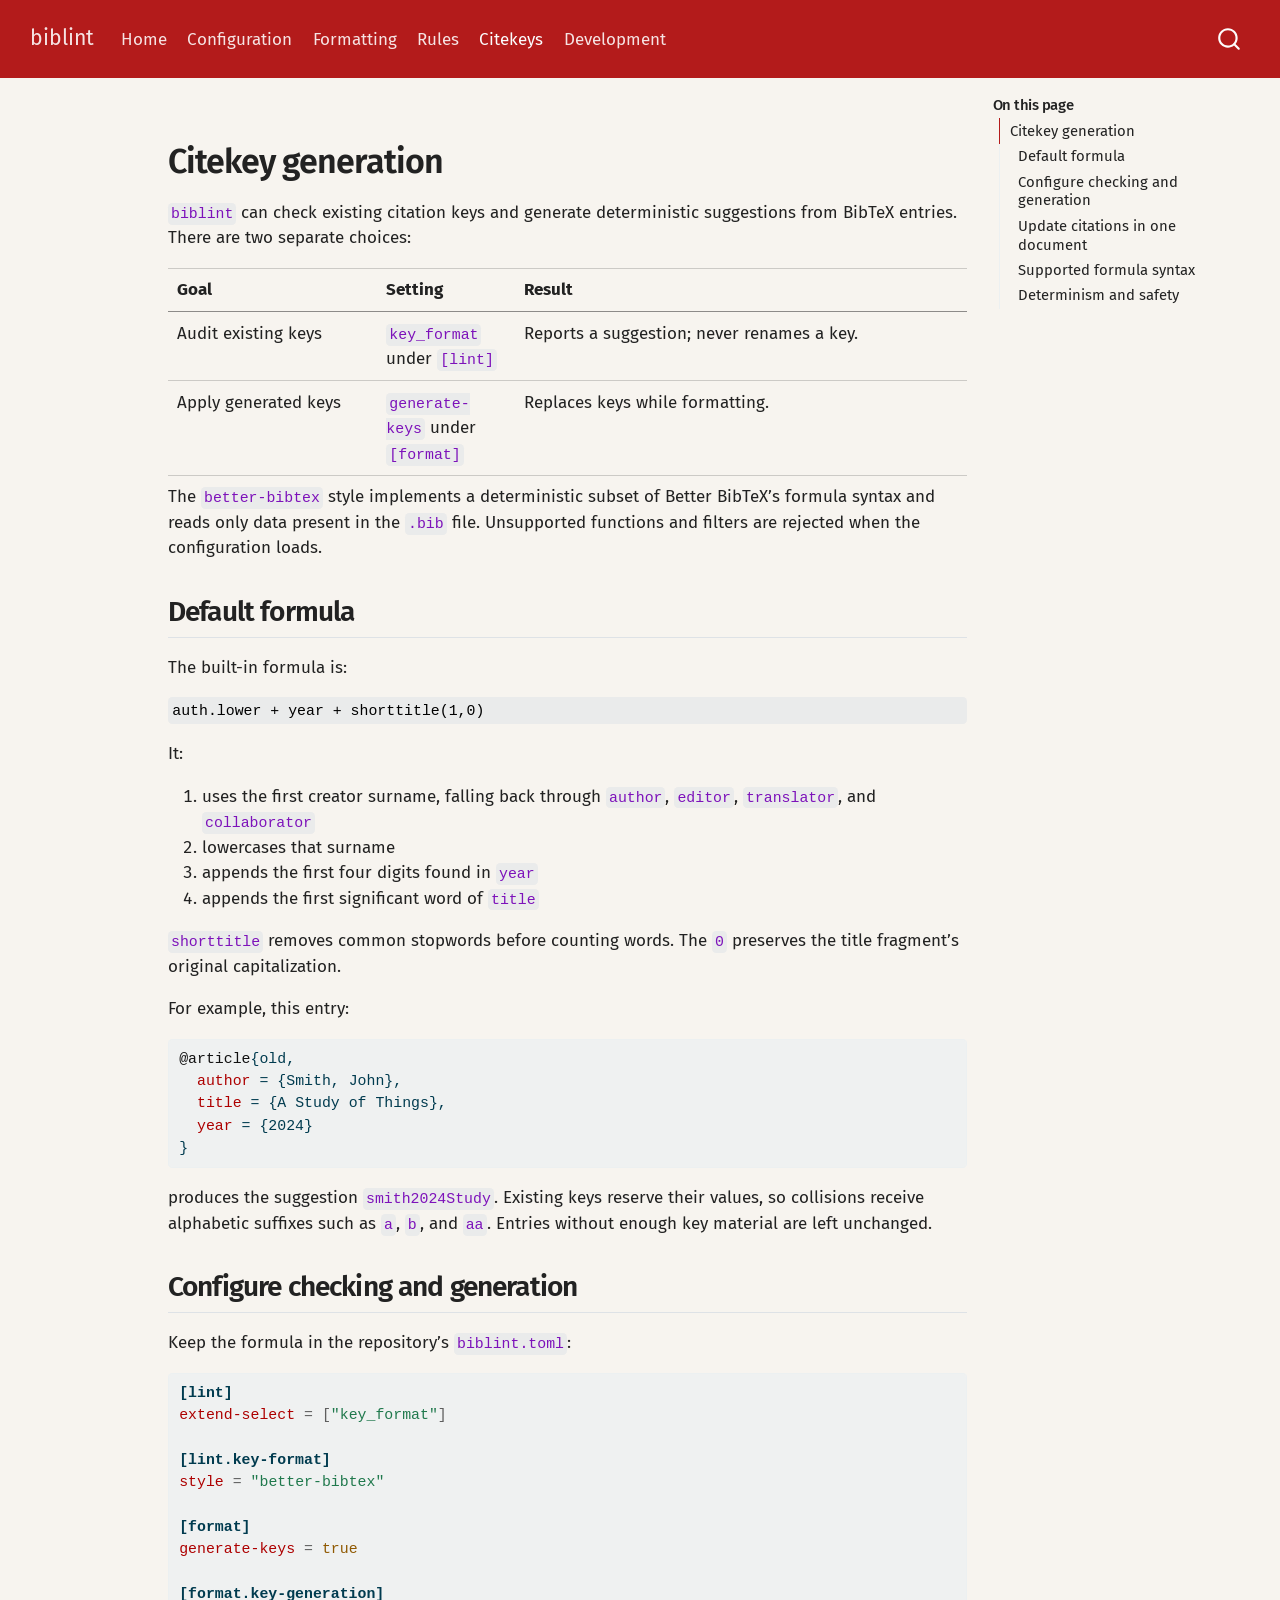
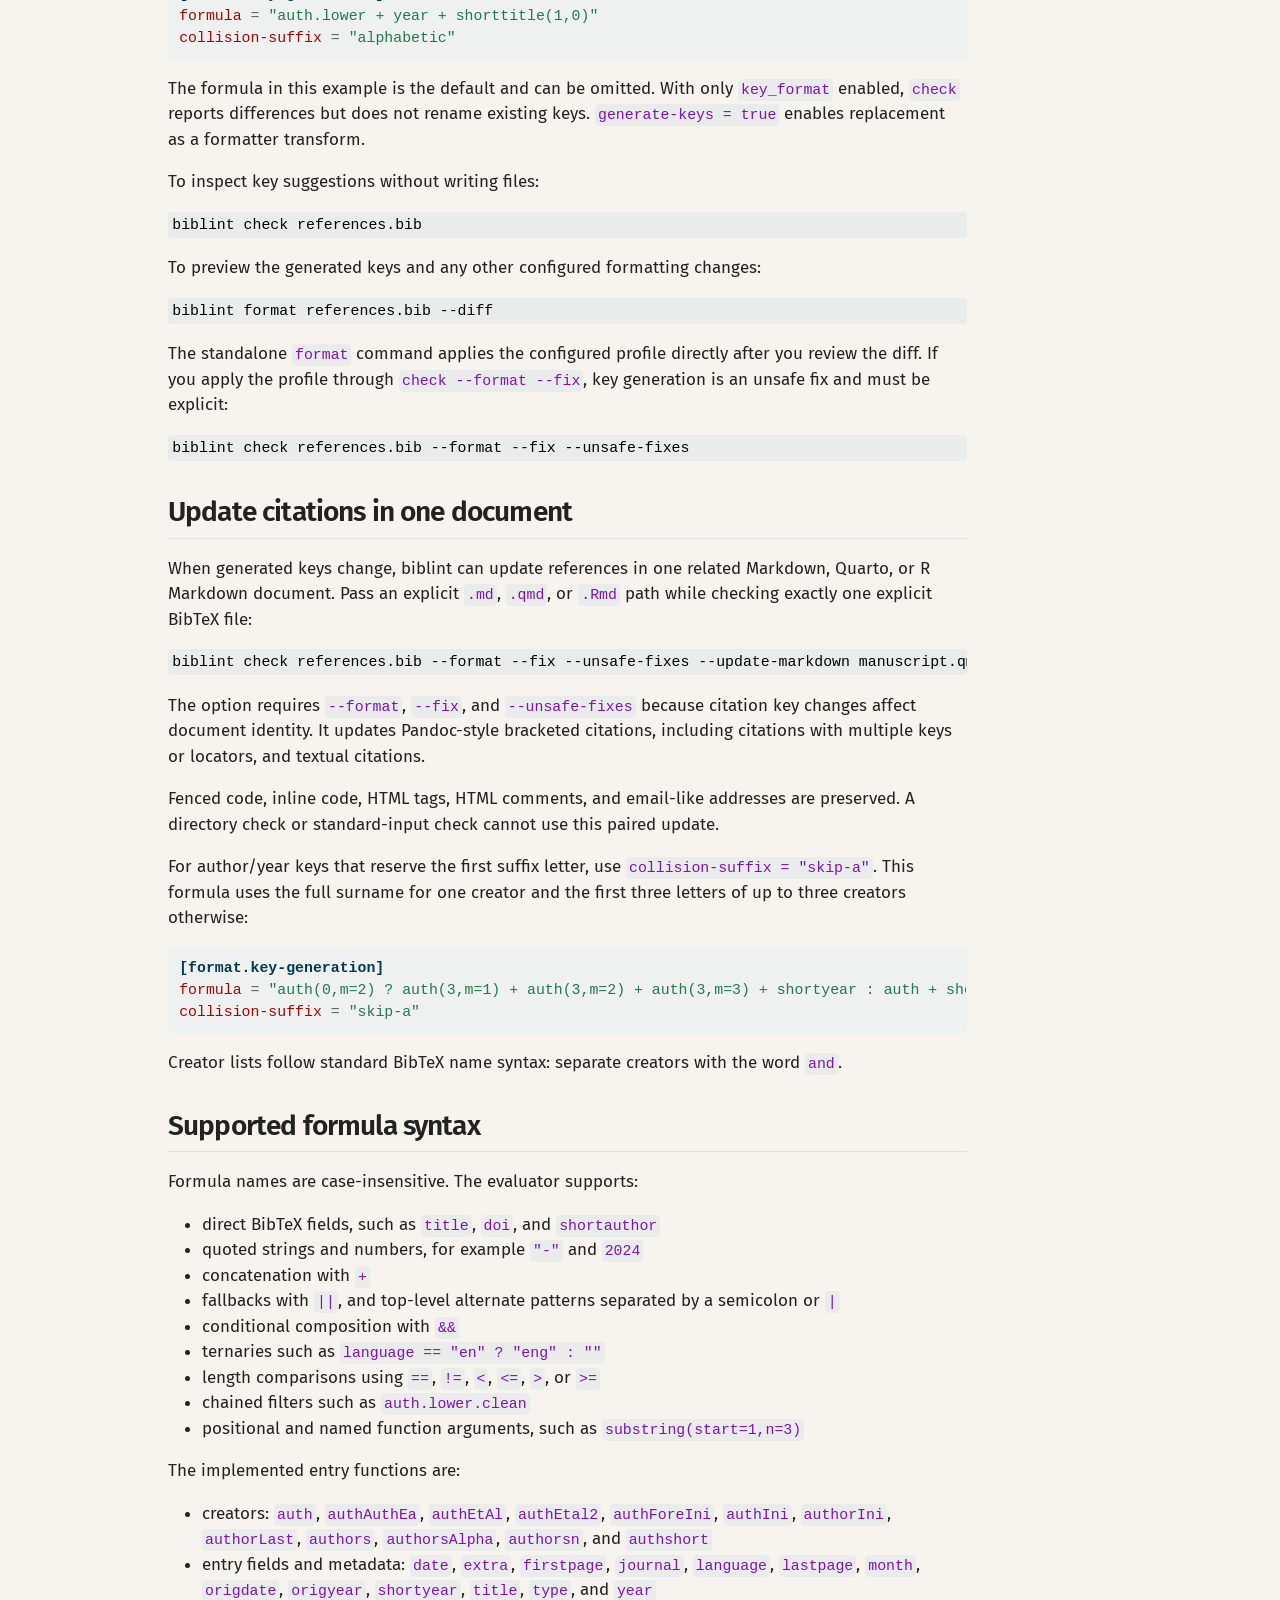
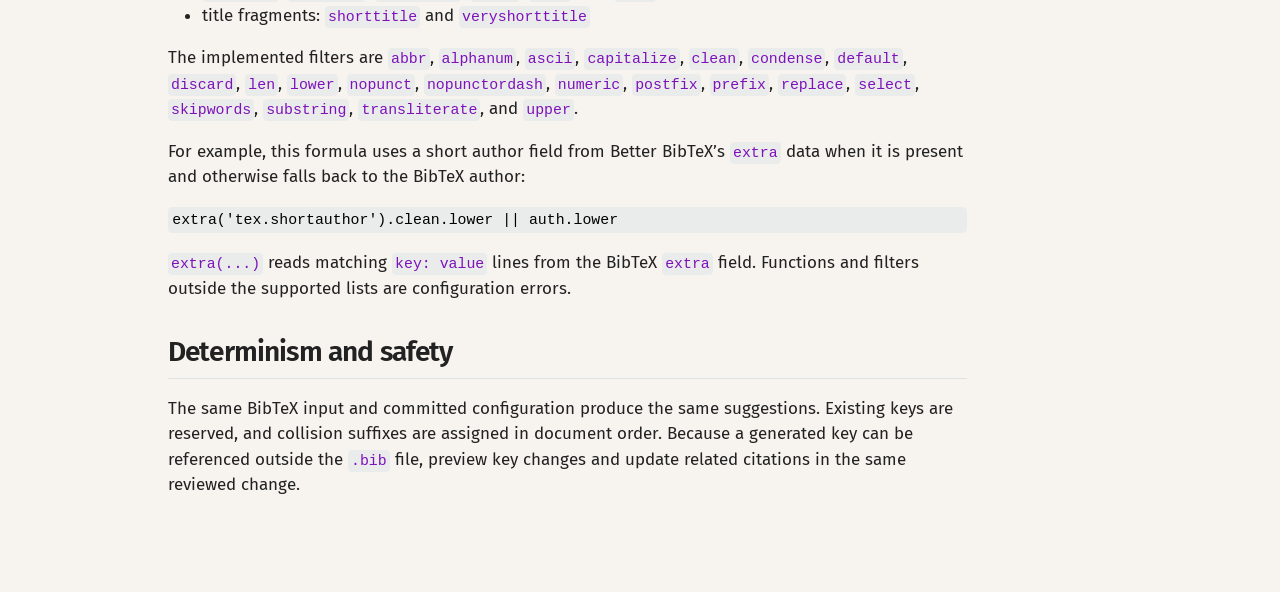
<file: key-generation.html>
<!DOCTYPE html>
<html xmlns="http://www.w3.org/1999/xhtml" lang="en" xml:lang="en"><head>

<meta charset="utf-8">
<meta name="generator" content="quarto-1.10.18">

<meta name="viewport" content="width=device-width, initial-scale=1.0, user-scalable=yes">


<title>key-generation – biblint</title>
<style>
/* Default styles provided by pandoc.
** See https://pandoc.org/MANUAL.html#variables-for-html for config info.
*/
span.smallcaps{font-variant: small-caps;}
div.columns{display: flex; gap: 1.5em;}
div.column{flex: auto;}
@media screen {
div.columns{gap: min(4vw, 1.5em);}
div.column{overflow-x: auto;}
}
div.hanging-indent{margin-left: 1.5em; text-indent: -1.5em;}
ul.task-list{list-style: none;}
ul.task-list li input[type="checkbox"] {
  width: 0.8em;
  margin: 0 0.8em 0.2em -1em; /* quarto-specific, see https://github.com/quarto-dev/quarto-cli/issues/4556 */ 
  vertical-align: middle;
}
/* CSS for syntax highlighting */
html { -webkit-text-size-adjust: 100%; }
pre > code.sourceCode { white-space: pre; position: relative; }
pre > code.sourceCode > span { display: inline-block; line-height: 1.25; }
pre > code.sourceCode > span:empty { height: 1.2em; }
.sourceCode { overflow: visible; }
code.sourceCode > span { color: inherit; text-decoration: inherit; }
div.sourceCode { margin: 1em 0; }
pre.sourceCode { margin: 0; }
@media screen {
div.sourceCode { overflow: auto; }
}
@media print {
pre > code.sourceCode { white-space: pre-wrap; }
pre > code.sourceCode > span { text-indent: -5em; padding-left: 5em; }
}
pre.numberSource code
  { counter-reset: source-line 0; }
pre.numberSource code > span
  { position: relative; left: -4em; counter-increment: source-line; }
pre.numberSource code > span > a:first-child::before
  { content: counter(source-line);
    position: relative; left: -1em; text-align: right; vertical-align: baseline;
    border: none; display: inline-block;
    -webkit-touch-callout: none; -webkit-user-select: none;
    -khtml-user-select: none; -moz-user-select: none;
    -ms-user-select: none; user-select: none;
    padding: 0 4px; width: 4em;
  }
pre.numberSource { margin-left: 3em;  padding-left: 4px; }
div.sourceCode
  {   }
@media screen {
pre > code.sourceCode > span > a:first-child::before { text-decoration: underline; }
}
</style>


<script src="site_libs/quarto-nav/quarto-nav.js"></script>
<script src="site_libs/quarto-nav/headroom.min.js"></script>
<script src="site_libs/clipboard/clipboard.min.js"></script>
<script src="site_libs/quarto-search/autocomplete.umd.js"></script>
<script src="site_libs/quarto-search/fuse.min.js"></script>
<script src="site_libs/quarto-search/quarto-search.js"></script>
<meta name="quarto:offset" content="./">
<script src="site_libs/quarto-html/quarto.js" type="module"></script>
<script src="site_libs/quarto-html/tabsets/tabsets.js" type="module"></script>
<script src="site_libs/quarto-html/popper.min.js"></script>
<script src="site_libs/quarto-html/tippy.umd.min.js"></script>
<script src="site_libs/quarto-html/anchor.min.js"></script>
<link href="site_libs/quarto-html/tippy.css" rel="stylesheet">
<link href="site_libs/quarto-html/quarto-syntax-highlighting-64a204ab8560d761af7679ceaba22944.css" rel="stylesheet" id="quarto-text-highlighting-styles">
<script src="site_libs/bootstrap/bootstrap.min.js"></script>
<link href="site_libs/bootstrap/bootstrap-icons.css" rel="stylesheet">
<link href="site_libs/bootstrap/bootstrap-cb66fc8ae7c4341af3ca04526f303d37.min.css" rel="stylesheet" append-hash="true" id="quarto-bootstrap" data-mode="light">
<script id="quarto-search-options" type="application/json">{
  "location": "navbar",
  "copy-button": false,
  "collapse-after": 3,
  "panel-placement": "end",
  "type": "overlay",
  "limit": 50,
  "keyboard-shortcut": [
    "f",
    "/",
    "s"
  ],
  "show-item-context": false,
  "language": {
    "search-no-results-text": "No results",
    "search-matching-documents-text": "matching documents",
    "search-copy-link-title": "Copy link to search",
    "search-hide-matches-text": "Hide additional matches",
    "search-more-match-text": "more match in this document",
    "search-more-matches-text": "more matches in this document",
    "search-clear-button-title": "Clear",
    "search-text-placeholder": "",
    "search-detached-cancel-button-title": "Cancel",
    "search-submit-button-title": "Submit",
    "search-label": "Search"
  }
}</script>


</head>

<body class="nav-fixed quarto-light">

<div id="quarto-search-results"></div>
  <header id="quarto-header" class="headroom fixed-top">
    <nav class="navbar navbar-expand-lg " data-bs-theme="dark">
      <div class="navbar-container container-fluid">
      <div class="navbar-brand-container mx-auto">
    <a class="navbar-brand" href="./index.html">
    <span class="navbar-title">biblint</span>
    </a>
  </div>
            <div id="quarto-search" class="" title="Search"></div>
          <button class="navbar-toggler" type="button" data-bs-toggle="collapse" data-bs-target="#navbarCollapse" aria-controls="navbarCollapse" role="menu" aria-expanded="false" aria-label="Toggle navigation" onclick="if (window.quartoToggleHeadroom) { window.quartoToggleHeadroom(); }">
  <span class="navbar-toggler-icon"></span>
</button>
          <div class="collapse navbar-collapse" id="navbarCollapse">
            <ul class="navbar-nav navbar-nav-scroll me-auto">
  <li class="nav-item">
    <a class="nav-link" href="./index.html"> 
<span class="menu-text">Home</span></a>
  </li>  
  <li class="nav-item">
    <a class="nav-link" href="./configuration.html"> 
<span class="menu-text">Configuration</span></a>
  </li>  
  <li class="nav-item">
    <a class="nav-link" href="./formatting.html"> 
<span class="menu-text">Formatting</span></a>
  </li>  
  <li class="nav-item">
    <a class="nav-link" href="./rules.html"> 
<span class="menu-text">Rules</span></a>
  </li>  
  <li class="nav-item">
    <a class="nav-link active" href="./key-generation.html" aria-current="page"> 
<span class="menu-text">Citekeys</span></a>
  </li>  
  <li class="nav-item">
    <a class="nav-link" href="./development.html"> 
<span class="menu-text">Development</span></a>
  </li>  
</ul>
          </div> <!-- /navcollapse -->
            <div class="quarto-navbar-tools">
</div>
      </div> <!-- /container-fluid -->
    </nav>
</header>
<!-- content -->
<div id="quarto-content" class="quarto-container page-columns page-rows-contents page-layout-article page-navbar">
<!-- sidebar -->
<!-- margin-sidebar -->
    <div id="quarto-margin-sidebar" class="sidebar margin-sidebar">
        <nav id="TOC" role="doc-toc" class="toc-active">
    <h2 id="toc-title">On this page</h2>
   
  <ul>
  <li><a href="#citekey-generation" id="toc-citekey-generation" class="nav-link active" data-scroll-target="#citekey-generation">Citekey generation</a>
  <ul class="collapse">
  <li><a href="#default-formula" id="toc-default-formula" class="nav-link" data-scroll-target="#default-formula">Default formula</a></li>
  <li><a href="#configure-checking-and-generation" id="toc-configure-checking-and-generation" class="nav-link" data-scroll-target="#configure-checking-and-generation">Configure checking and generation</a></li>
  <li><a href="#update-citations-in-one-document" id="toc-update-citations-in-one-document" class="nav-link" data-scroll-target="#update-citations-in-one-document">Update citations in one document</a></li>
  <li><a href="#supported-formula-syntax" id="toc-supported-formula-syntax" class="nav-link" data-scroll-target="#supported-formula-syntax">Supported formula syntax</a></li>
  <li><a href="#determinism-and-safety" id="toc-determinism-and-safety" class="nav-link" data-scroll-target="#determinism-and-safety">Determinism and safety</a></li>
  </ul></li>
  </ul>
</nav>
    </div>
<!-- main -->
<main class="content" id="quarto-document-content"><header id="title-block-header" class="quarto-title-block"></header>




<section id="citekey-generation" class="level1">
<h1>Citekey generation</h1>
<p><code>biblint</code> can check existing citation keys and generate deterministic suggestions from BibTeX entries. There are two separate choices:</p>
<table class="caption-top table">
<colgroup>
<col style="width: 26%">
<col style="width: 17%">
<col style="width: 56%">
</colgroup>
<thead>
<tr class="header">
<th>Goal</th>
<th>Setting</th>
<th>Result</th>
</tr>
</thead>
<tbody>
<tr class="odd">
<td>Audit existing keys</td>
<td><code>key_format</code> under <code>[lint]</code></td>
<td>Reports a suggestion; never renames a key.</td>
</tr>
<tr class="even">
<td>Apply generated keys</td>
<td><code>generate-keys</code> under <code>[format]</code></td>
<td>Replaces keys while formatting.</td>
</tr>
</tbody>
</table>
<p>The <code>better-bibtex</code> style implements a deterministic subset of Better BibTeX’s formula syntax and reads only data present in the <code>.bib</code> file. Unsupported functions and filters are rejected when the configuration loads.</p>
<section id="default-formula" class="level2">
<h2 class="anchored" data-anchor-id="default-formula">Default formula</h2>
<p>The built-in formula is:</p>
<pre class="text"><code>auth.lower + year + shorttitle(1,0)</code></pre>
<p>It:</p>
<ol type="1">
<li>uses the first creator surname, falling back through <code>author</code>, <code>editor</code>, <code>translator</code>, and <code>collaborator</code></li>
<li>lowercases that surname</li>
<li>appends the first four digits found in <code>year</code></li>
<li>appends the first significant word of <code>title</code></li>
</ol>
<p><code>shorttitle</code> removes common stopwords before counting words. The <code>0</code> preserves the title fragment’s original capitalization.</p>
<p>For example, this entry:</p>
<div class="code-copy-outer-scaffold"><div class="sourceCode" id="cb2"><pre class="sourceCode bibtex code-with-copy"><code class="sourceCode bibtex"><span id="cb2-1"><a href="#cb2-1" aria-hidden="true" tabindex="-1"></a><span class="va">@article</span>{<span class="ot">old</span>,</span>
<span id="cb2-2"><a href="#cb2-2" aria-hidden="true" tabindex="-1"></a>  <span class="dt">author</span> = {Smith, John},</span>
<span id="cb2-3"><a href="#cb2-3" aria-hidden="true" tabindex="-1"></a>  <span class="dt">title</span> = {A Study of Things},</span>
<span id="cb2-4"><a href="#cb2-4" aria-hidden="true" tabindex="-1"></a>  <span class="dt">year</span> = {2024}</span>
<span id="cb2-5"><a href="#cb2-5" aria-hidden="true" tabindex="-1"></a>}</span></code></pre></div><button title="Copy to Clipboard" class="code-copy-button"><i class="bi"></i></button></div>
<p>produces the suggestion <code>smith2024Study</code>. Existing keys reserve their values, so collisions receive alphabetic suffixes such as <code>a</code>, <code>b</code>, and <code>aa</code>. Entries without enough key material are left unchanged.</p>
</section>
<section id="configure-checking-and-generation" class="level2">
<h2 class="anchored" data-anchor-id="configure-checking-and-generation">Configure checking and generation</h2>
<p>Keep the formula in the repository’s <code>biblint.toml</code>:</p>
<div class="code-copy-outer-scaffold"><div class="sourceCode" id="cb3"><pre class="sourceCode toml code-with-copy"><code class="sourceCode toml"><span id="cb3-1"><a href="#cb3-1" aria-hidden="true" tabindex="-1"></a><span class="kw">[lint]</span></span>
<span id="cb3-2"><a href="#cb3-2" aria-hidden="true" tabindex="-1"></a><span class="dt">extend-select</span> <span class="op">=</span> <span class="op">[</span><span class="st">"key_format"</span><span class="op">]</span></span>
<span id="cb3-3"><a href="#cb3-3" aria-hidden="true" tabindex="-1"></a></span>
<span id="cb3-4"><a href="#cb3-4" aria-hidden="true" tabindex="-1"></a><span class="kw">[lint.key-format]</span></span>
<span id="cb3-5"><a href="#cb3-5" aria-hidden="true" tabindex="-1"></a><span class="dt">style</span> <span class="op">=</span> <span class="st">"better-bibtex"</span></span>
<span id="cb3-6"><a href="#cb3-6" aria-hidden="true" tabindex="-1"></a></span>
<span id="cb3-7"><a href="#cb3-7" aria-hidden="true" tabindex="-1"></a><span class="kw">[format]</span></span>
<span id="cb3-8"><a href="#cb3-8" aria-hidden="true" tabindex="-1"></a><span class="dt">generate-keys</span> <span class="op">=</span> <span class="cn">true</span></span>
<span id="cb3-9"><a href="#cb3-9" aria-hidden="true" tabindex="-1"></a></span>
<span id="cb3-10"><a href="#cb3-10" aria-hidden="true" tabindex="-1"></a><span class="kw">[format.key-generation]</span></span>
<span id="cb3-11"><a href="#cb3-11" aria-hidden="true" tabindex="-1"></a><span class="dt">formula</span> <span class="op">=</span> <span class="st">"auth.lower + year + shorttitle(1,0)"</span></span>
<span id="cb3-12"><a href="#cb3-12" aria-hidden="true" tabindex="-1"></a><span class="dt">collision-suffix</span> <span class="op">=</span> <span class="st">"alphabetic"</span></span></code></pre></div><button title="Copy to Clipboard" class="code-copy-button"><i class="bi"></i></button></div>
<p>The formula in this example is the default and can be omitted. With only <code>key_format</code> enabled, <code>check</code> reports differences but does not rename existing keys. <code>generate-keys = true</code> enables replacement as a formatter transform.</p>
<p>To inspect key suggestions without writing files:</p>
<pre class="console"><code>biblint check references.bib</code></pre>
<p>To preview the generated keys and any other configured formatting changes:</p>
<pre class="console"><code>biblint format references.bib --diff</code></pre>
<p>The standalone <code>format</code> command applies the configured profile directly after you review the diff. If you apply the profile through <code>check --format --fix</code>, key generation is an unsafe fix and must be explicit:</p>
<pre class="console"><code>biblint check references.bib --format --fix --unsafe-fixes</code></pre>
</section>
<section id="update-citations-in-one-document" class="level2">
<h2 class="anchored" data-anchor-id="update-citations-in-one-document">Update citations in one document</h2>
<p>When generated keys change, biblint can update references in one related Markdown, Quarto, or R Markdown document. Pass an explicit <code>.md</code>, <code>.qmd</code>, or <code>.Rmd</code> path while checking exactly one explicit BibTeX file:</p>
<pre class="console"><code>biblint check references.bib --format --fix --unsafe-fixes --update-markdown manuscript.qmd</code></pre>
<p>The option requires <code>--format</code>, <code>--fix</code>, and <code>--unsafe-fixes</code> because citation key changes affect document identity. It updates Pandoc-style bracketed citations, including citations with multiple keys or locators, and textual citations.</p>
<p>Fenced code, inline code, HTML tags, HTML comments, and email-like addresses are preserved. A directory check or standard-input check cannot use this paired update.</p>
<p>For author/year keys that reserve the first suffix letter, use <code>collision-suffix = "skip-a"</code>. This formula uses the full surname for one creator and the first three letters of up to three creators otherwise:</p>
<div class="code-copy-outer-scaffold"><div class="sourceCode" id="cb8"><pre class="sourceCode toml code-with-copy"><code class="sourceCode toml"><span id="cb8-1"><a href="#cb8-1" aria-hidden="true" tabindex="-1"></a><span class="kw">[format.key-generation]</span></span>
<span id="cb8-2"><a href="#cb8-2" aria-hidden="true" tabindex="-1"></a><span class="dt">formula</span> <span class="op">=</span> <span class="st">"auth(0,m=2) ? auth(3,m=1) + auth(3,m=2) + auth(3,m=3) + shortyear : auth + shortyear"</span></span>
<span id="cb8-3"><a href="#cb8-3" aria-hidden="true" tabindex="-1"></a><span class="dt">collision-suffix</span> <span class="op">=</span> <span class="st">"skip-a"</span></span></code></pre></div><button title="Copy to Clipboard" class="code-copy-button"><i class="bi"></i></button></div>
<p>Creator lists follow standard BibTeX name syntax: separate creators with the word <code>and</code>.</p>
</section>
<section id="supported-formula-syntax" class="level2">
<h2 class="anchored" data-anchor-id="supported-formula-syntax">Supported formula syntax</h2>
<p>Formula names are case-insensitive. The evaluator supports:</p>
<ul>
<li>direct BibTeX fields, such as <code>title</code>, <code>doi</code>, and <code>shortauthor</code></li>
<li>quoted strings and numbers, for example <code>"-"</code> and <code>2024</code></li>
<li>concatenation with <code>+</code></li>
<li>fallbacks with <code>||</code>, and top-level alternate patterns separated by a semicolon or <code>|</code></li>
<li>conditional composition with <code>&amp;&amp;</code></li>
<li>ternaries such as <code>language == "en" ? "eng" : ""</code></li>
<li>length comparisons using <code>==</code>, <code>!=</code>, <code>&lt;</code>, <code>&lt;=</code>, <code>&gt;</code>, or <code>&gt;=</code></li>
<li>chained filters such as <code>auth.lower.clean</code></li>
<li>positional and named function arguments, such as <code>substring(start=1,n=3)</code></li>
</ul>
<p>The implemented entry functions are:</p>
<ul>
<li>creators: <code>auth</code>, <code>authAuthEa</code>, <code>authEtAl</code>, <code>authEtal2</code>, <code>authForeIni</code>, <code>authIni</code>, <code>authorIni</code>, <code>authorLast</code>, <code>authors</code>, <code>authorsAlpha</code>, <code>authorsn</code>, and <code>authshort</code></li>
<li>entry fields and metadata: <code>date</code>, <code>extra</code>, <code>firstpage</code>, <code>journal</code>, <code>language</code>, <code>lastpage</code>, <code>month</code>, <code>origdate</code>, <code>origyear</code>, <code>shortyear</code>, <code>title</code>, <code>type</code>, and <code>year</code></li>
<li>title fragments: <code>shorttitle</code> and <code>veryshorttitle</code></li>
</ul>
<p>The implemented filters are <code>abbr</code>, <code>alphanum</code>, <code>ascii</code>, <code>capitalize</code>, <code>clean</code>, <code>condense</code>, <code>default</code>, <code>discard</code>, <code>len</code>, <code>lower</code>, <code>nopunct</code>, <code>nopunctordash</code>, <code>numeric</code>, <code>postfix</code>, <code>prefix</code>, <code>replace</code>, <code>select</code>, <code>skipwords</code>, <code>substring</code>, <code>transliterate</code>, and <code>upper</code>.</p>
<p>For example, this formula uses a short author field from Better BibTeX’s <code>extra</code> data when it is present and otherwise falls back to the BibTeX author:</p>
<pre class="text"><code>extra('tex.shortauthor').clean.lower || auth.lower</code></pre>
<p><code>extra(...)</code> reads matching <code>key: value</code> lines from the BibTeX <code>extra</code> field. Functions and filters outside the supported lists are configuration errors.</p>
</section>
<section id="determinism-and-safety" class="level2">
<h2 class="anchored" data-anchor-id="determinism-and-safety">Determinism and safety</h2>
<p>The same BibTeX input and committed configuration produce the same suggestions. Existing keys are reserved, and collision suffixes are assigned in document order. Because a generated key can be referenced outside the <code>.bib</code> file, preview key changes and update related citations in the same reviewed change.</p>


</section>
</section>

</main> <!-- /main -->
<script id="quarto-html-after-body" type="application/javascript">
  window.document.addEventListener("DOMContentLoaded", function (event) {
    const icon = "";
    const anchorJS = new window.AnchorJS();
    anchorJS.options = {
      placement: 'right',
      icon: icon
    };
    anchorJS.add('.anchored');
    const isCodeAnnotation = (el) => {
      for (const clz of el.classList) {
        if (clz.startsWith('code-annotation-')) {                     
          return true;
        }
      }
      return false;
    }
    const onCopySuccess = function(e) {
      // button target
      const button = e.trigger;
      // don't keep focus
      button.blur();
      // flash "checked"
      button.classList.add('code-copy-button-checked');
      var currentTitle = button.getAttribute("title");
      button.setAttribute("title", "Copied!");
      let tooltip;
      if (window.bootstrap) {
        button.setAttribute("data-bs-toggle", "tooltip");
        button.setAttribute("data-bs-placement", "left");
        button.setAttribute("data-bs-title", "Copied!");
        tooltip = new bootstrap.Tooltip(button, 
          { trigger: "manual", 
            customClass: "code-copy-button-tooltip",
            offset: [0, -8]});
        tooltip.show();    
      }
      setTimeout(function() {
        if (tooltip) {
          tooltip.hide();
          button.removeAttribute("data-bs-title");
          button.removeAttribute("data-bs-toggle");
          button.removeAttribute("data-bs-placement");
        }
        button.setAttribute("title", currentTitle);
        button.classList.remove('code-copy-button-checked');
      }, 1000);
      // clear code selection
      e.clearSelection();
    }
    const getTextToCopy = function(trigger) {
      const outerScaffold = trigger.parentElement.cloneNode(true);
      const codeEl = outerScaffold.querySelector('code');
      for (const childEl of codeEl.children) {
        if (isCodeAnnotation(childEl)) {
          childEl.remove();
        }
      }
      return codeEl.innerText;
    }
    const clipboard = new window.ClipboardJS('.code-copy-button:not([data-in-quarto-modal])', {
      text: getTextToCopy
    });
    clipboard.on('success', onCopySuccess);
    if (window.document.getElementById('quarto-embedded-source-code-modal')) {
      const clipboardModal = new window.ClipboardJS('.code-copy-button[data-in-quarto-modal]', {
        text: getTextToCopy,
        container: window.document.getElementById('quarto-embedded-source-code-modal')
      });
      clipboardModal.on('success', onCopySuccess);
    }
      var localhostRegex = new RegExp(/^(?:http|https):\/\/localhost\:?[0-9]*\//);
      var mailtoRegex = new RegExp(/^mailto:/);
        var filterRegex = new RegExp("https:\/\/christopherkenny\.github\.io\/biblint\/");
      var isInternal = (href) => {
          return filterRegex.test(href) || localhostRegex.test(href) || mailtoRegex.test(href);
      }
      // Inspect non-navigation links and adorn them if external
     var links = window.document.querySelectorAll('a[href]:not(.nav-link):not(.navbar-brand):not(.toc-action):not(.sidebar-link):not(.sidebar-item-toggle):not(.pagination-link):not(.no-external):not([aria-hidden]):not(.dropdown-item):not(.quarto-navigation-tool):not(.about-link)');
      for (var i=0; i<links.length; i++) {
        const link = links[i];
        if (!isInternal(link.href)) {
          // undo the damage that might have been done by quarto-nav.js in the case of
          // links that we want to consider external
          if (link.dataset.originalHref !== undefined) {
            link.href = link.dataset.originalHref;
          }
        }
      }
    function tippyHover(el, contentFn, onTriggerFn, onUntriggerFn) {
      const config = {
        allowHTML: true,
        maxWidth: 500,
        delay: 100,
        arrow: false,
        appendTo: function(el) {
            return el.parentElement;
        },
        interactive: true,
        interactiveBorder: 10,
        theme: 'quarto',
        placement: 'bottom-start',
      };
      if (contentFn) {
        config.content = contentFn;
      }
      if (onTriggerFn) {
        config.onTrigger = onTriggerFn;
      }
      if (onUntriggerFn) {
        config.onUntrigger = onUntriggerFn;
      }
      window.tippy(el, config); 
    }
    const noterefs = window.document.querySelectorAll('a[role="doc-noteref"]');
    for (var i=0; i<noterefs.length; i++) {
      const ref = noterefs[i];
      tippyHover(ref, function() {
        // use id or data attribute instead here
        let href = ref.getAttribute('data-footnote-href') || ref.getAttribute('href');
        try { href = new URL(href).hash; } catch {}
        const id = href.replace(/^#\/?/, "");
        const note = window.document.getElementById(id);
        if (note) {
          return note.innerHTML;
        } else {
          return "";
        }
      });
    }
    const xrefs = window.document.querySelectorAll('a.quarto-xref');
    const processXRef = (id, note) => {
      // Strip column container classes
      const stripColumnClz = (el) => {
        el.classList.remove("page-full", "page-columns");
        if (el.children) {
          for (const child of el.children) {
            stripColumnClz(child);
          }
        }
      }
      stripColumnClz(note)
      if (id === null || id.startsWith('sec-')) {
        // Special case sections, only their first couple elements
        const container = document.createElement("div");
        if (note.children && note.children.length > 2) {
          container.appendChild(note.children[0].cloneNode(true));
          for (let i = 1; i < note.children.length; i++) {
            const child = note.children[i];
            if (child.tagName === "P" && child.innerText === "") {
              continue;
            } else {
              container.appendChild(child.cloneNode(true));
              break;
            }
          }
          if (window.Quarto?.typesetMath) {
            window.Quarto.typesetMath(container);
          }
          return container.innerHTML
        } else {
          if (window.Quarto?.typesetMath) {
            window.Quarto.typesetMath(note);
          }
          return note.innerHTML;
        }
      } else {
        // Remove any anchor links if they are present
        const anchorLink = note.querySelector('a.anchorjs-link');
        if (anchorLink) {
          anchorLink.remove();
        }
        if (window.Quarto?.typesetMath) {
          window.Quarto.typesetMath(note);
        }
        if (note.classList.contains("callout")) {
          return note.outerHTML;
        } else {
          return note.innerHTML;
        }
      }
    }
    for (var i=0; i<xrefs.length; i++) {
      const xref = xrefs[i];
      tippyHover(xref, undefined, function(instance) {
        instance.disable();
        let url = xref.getAttribute('href');
        let hash = undefined; 
        if (url.startsWith('#')) {
          hash = url;
        } else {
          try { hash = new URL(url).hash; } catch {}
        }
        if (hash) {
          const id = hash.replace(/^#\/?/, "");
          const note = window.document.getElementById(id);
          if (note !== null) {
            try {
              const html = processXRef(id, note.cloneNode(true));
              instance.setContent(html);
            } finally {
              instance.enable();
              instance.show();
            }
          } else {
            // See if we can fetch this
            fetch(url.split('#')[0])
            .then(res => res.text())
            .then(html => {
              const parser = new DOMParser();
              const htmlDoc = parser.parseFromString(html, "text/html");
              const note = htmlDoc.getElementById(id);
              if (note !== null) {
                const html = processXRef(id, note);
                instance.setContent(html);
              } 
            }).finally(() => {
              instance.enable();
              instance.show();
            });
          }
        } else {
          // See if we can fetch a full url (with no hash to target)
          // This is a special case and we should probably do some content thinning / targeting
          fetch(url)
          .then(res => res.text())
          .then(html => {
            const parser = new DOMParser();
            const htmlDoc = parser.parseFromString(html, "text/html");
            const note = htmlDoc.querySelector('main.content');
            if (note !== null) {
              // This should only happen for chapter cross references
              // (since there is no id in the URL)
              // remove the first header
              if (note.children.length > 0 && note.children[0].tagName === "HEADER") {
                note.children[0].remove();
              }
              const html = processXRef(null, note);
              instance.setContent(html);
            } 
          }).finally(() => {
            instance.enable();
            instance.show();
          });
        }
      }, function(instance) {
      });
    }
        let selectedAnnoteEl;
        const selectorForAnnotation = ( cell, annotation) => {
          let cellAttr = 'data-code-cell="' + cell + '"';
          let lineAttr = 'data-code-annotation="' +  annotation + '"';
          const selector = 'span[' + cellAttr + '][' + lineAttr + ']';
          return selector;
        }
        const selectCodeLines = (annoteEl) => {
          const doc = window.document;
          const targetCell = annoteEl.getAttribute("data-target-cell");
          const targetAnnotation = annoteEl.getAttribute("data-target-annotation");
          const annoteSpan = window.document.querySelector(selectorForAnnotation(targetCell, targetAnnotation));
          const lines = annoteSpan.getAttribute("data-code-lines").split(",");
          const lineIds = lines.map((line) => {
            return targetCell + "-" + line;
          })
          let top = null;
          let height = null;
          let parent = null;
          if (lineIds.length > 0) {
              //compute the position of the single el (top and bottom and make a div)
              const el = window.document.getElementById(lineIds[0]);
              top = el.offsetTop;
              height = el.offsetHeight;
              parent = el.parentElement.parentElement;
            if (lineIds.length > 1) {
              const lastEl = window.document.getElementById(lineIds[lineIds.length - 1]);
              const bottom = lastEl.offsetTop + lastEl.offsetHeight;
              height = bottom - top;
            }
            if (top !== null && height !== null && parent !== null) {
              // cook up a div (if necessary) and position it 
              let div = window.document.getElementById("code-annotation-line-highlight");
              if (div === null) {
                div = window.document.createElement("div");
                div.setAttribute("id", "code-annotation-line-highlight");
                div.style.position = 'absolute';
                parent.appendChild(div);
              }
              div.style.top = top - 2 + "px";
              div.style.height = height + 4 + "px";
              div.style.left = 0;
              let gutterDiv = window.document.getElementById("code-annotation-line-highlight-gutter");
              if (gutterDiv === null) {
                gutterDiv = window.document.createElement("div");
                gutterDiv.setAttribute("id", "code-annotation-line-highlight-gutter");
                gutterDiv.style.position = 'absolute';
                const codeCell = window.document.getElementById(targetCell);
                const gutter = codeCell.querySelector('.code-annotation-gutter');
                gutter.appendChild(gutterDiv);
              }
              gutterDiv.style.top = top - 2 + "px";
              gutterDiv.style.height = height + 4 + "px";
            }
            selectedAnnoteEl = annoteEl;
          }
        };
        const unselectCodeLines = () => {
          const elementsIds = ["code-annotation-line-highlight", "code-annotation-line-highlight-gutter"];
          elementsIds.forEach((elId) => {
            const div = window.document.getElementById(elId);
            if (div) {
              div.remove();
            }
          });
          selectedAnnoteEl = undefined;
        };
          // Handle positioning of the toggle
      window.addEventListener(
        "resize",
        throttle(() => {
          elRect = undefined;
          if (selectedAnnoteEl) {
            selectCodeLines(selectedAnnoteEl);
          }
        }, 10)
      );
      function throttle(fn, ms) {
      let throttle = false;
      let timer;
        return (...args) => {
          if(!throttle) { // first call gets through
              fn.apply(this, args);
              throttle = true;
          } else { // all the others get throttled
              if(timer) clearTimeout(timer); // cancel #2
              timer = setTimeout(() => {
                fn.apply(this, args);
                timer = throttle = false;
              }, ms);
          }
        };
      }
        // Attach click handler to the DT
        const annoteDls = window.document.querySelectorAll('dt[data-target-cell]');
        for (const annoteDlNode of annoteDls) {
          annoteDlNode.addEventListener('click', (event) => {
            const clickedEl = event.target;
            if (clickedEl !== selectedAnnoteEl) {
              unselectCodeLines();
              const activeEl = window.document.querySelector('dt[data-target-cell].code-annotation-active');
              if (activeEl) {
                activeEl.classList.remove('code-annotation-active');
              }
              selectCodeLines(clickedEl);
              clickedEl.classList.add('code-annotation-active');
            } else {
              // Unselect the line
              unselectCodeLines();
              clickedEl.classList.remove('code-annotation-active');
            }
          });
        }
    const findCites = (el) => {
      const parentEl = el.parentElement;
      if (parentEl) {
        const cites = parentEl.dataset.cites;
        if (cites) {
          return {
            el,
            cites: cites.split(' ')
          };
        } else {
          return findCites(el.parentElement)
        }
      } else {
        return undefined;
      }
    };
    var bibliorefs = window.document.querySelectorAll('a[role="doc-biblioref"]');
    for (var i=0; i<bibliorefs.length; i++) {
      const ref = bibliorefs[i];
      const citeInfo = findCites(ref);
      if (citeInfo) {
        tippyHover(citeInfo.el, function() {
          var popup = window.document.createElement('div');
          citeInfo.cites.forEach(function(cite) {
            var citeDiv = window.document.createElement('div');
            citeDiv.classList.add('hanging-indent');
            citeDiv.classList.add('csl-entry');
            var biblioDiv = window.document.getElementById('ref-' + cite);
            if (biblioDiv) {
              citeDiv.innerHTML = biblioDiv.innerHTML;
            }
            popup.appendChild(citeDiv);
          });
          return popup.innerHTML;
        });
      }
    }
  });
  </script>
</div> <!-- /content -->




</body></html>
</file>
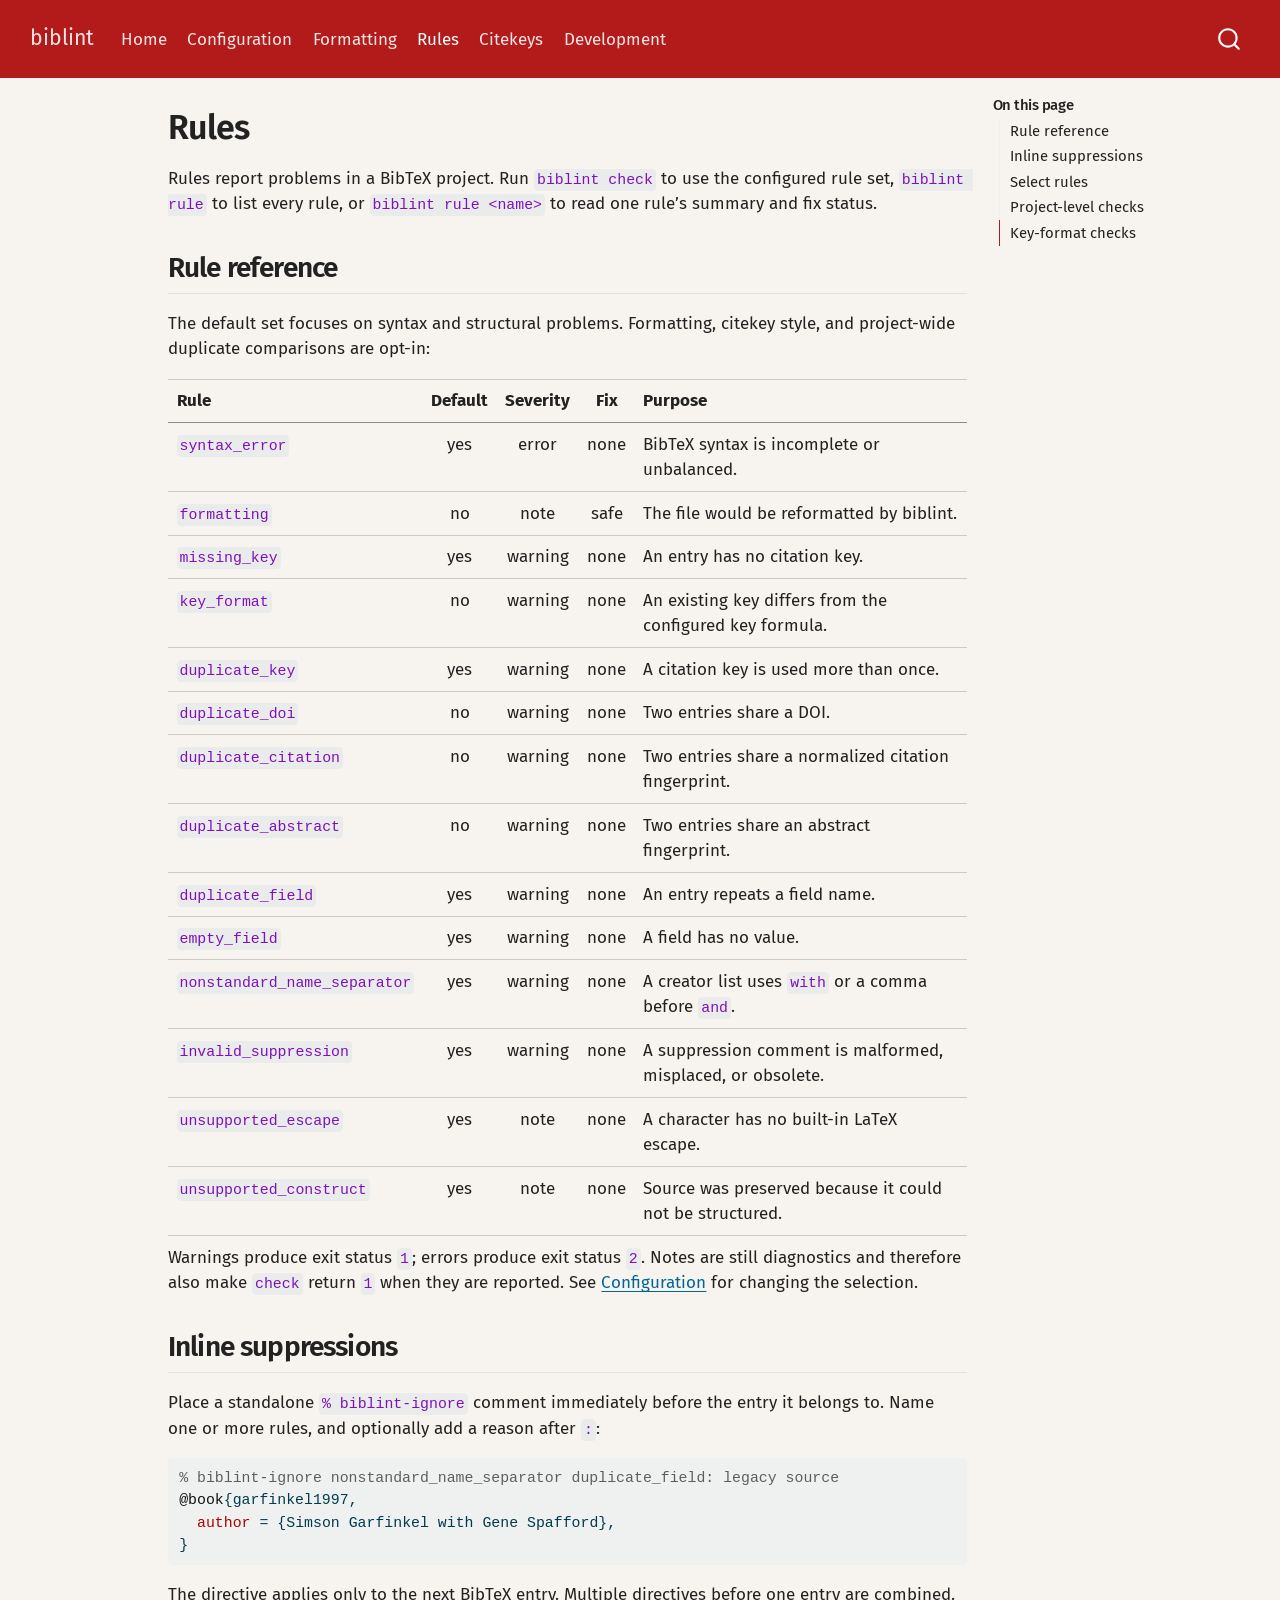
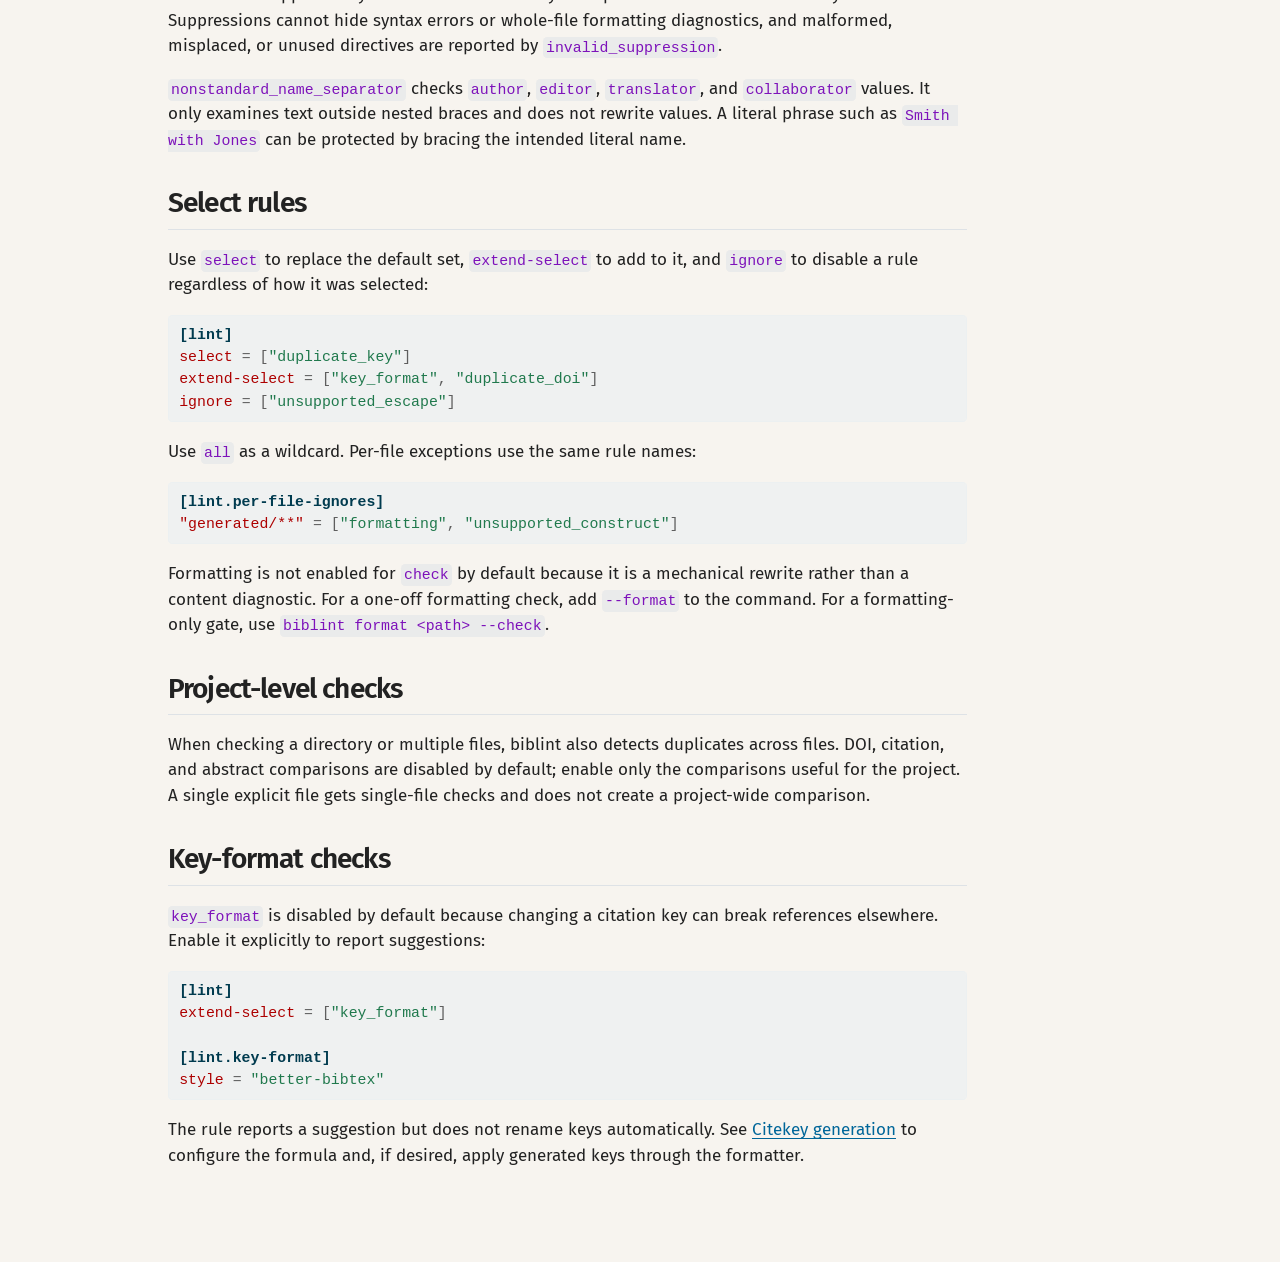
<file: rules.html>
<!DOCTYPE html>
<html xmlns="http://www.w3.org/1999/xhtml" lang="en" xml:lang="en"><head>

<meta charset="utf-8">
<meta name="generator" content="quarto-1.10.18">

<meta name="viewport" content="width=device-width, initial-scale=1.0, user-scalable=yes">


<title>Rules – biblint</title>
<style>
/* Default styles provided by pandoc.
** See https://pandoc.org/MANUAL.html#variables-for-html for config info.
*/
span.smallcaps{font-variant: small-caps;}
div.columns{display: flex; gap: 1.5em;}
div.column{flex: auto;}
@media screen {
div.columns{gap: min(4vw, 1.5em);}
div.column{overflow-x: auto;}
}
div.hanging-indent{margin-left: 1.5em; text-indent: -1.5em;}
ul.task-list{list-style: none;}
ul.task-list li input[type="checkbox"] {
  width: 0.8em;
  margin: 0 0.8em 0.2em -1em; /* quarto-specific, see https://github.com/quarto-dev/quarto-cli/issues/4556 */ 
  vertical-align: middle;
}
/* CSS for syntax highlighting */
html { -webkit-text-size-adjust: 100%; }
pre > code.sourceCode { white-space: pre; position: relative; }
pre > code.sourceCode > span { display: inline-block; line-height: 1.25; }
pre > code.sourceCode > span:empty { height: 1.2em; }
.sourceCode { overflow: visible; }
code.sourceCode > span { color: inherit; text-decoration: inherit; }
div.sourceCode { margin: 1em 0; }
pre.sourceCode { margin: 0; }
@media screen {
div.sourceCode { overflow: auto; }
}
@media print {
pre > code.sourceCode { white-space: pre-wrap; }
pre > code.sourceCode > span { text-indent: -5em; padding-left: 5em; }
}
pre.numberSource code
  { counter-reset: source-line 0; }
pre.numberSource code > span
  { position: relative; left: -4em; counter-increment: source-line; }
pre.numberSource code > span > a:first-child::before
  { content: counter(source-line);
    position: relative; left: -1em; text-align: right; vertical-align: baseline;
    border: none; display: inline-block;
    -webkit-touch-callout: none; -webkit-user-select: none;
    -khtml-user-select: none; -moz-user-select: none;
    -ms-user-select: none; user-select: none;
    padding: 0 4px; width: 4em;
  }
pre.numberSource { margin-left: 3em;  padding-left: 4px; }
div.sourceCode
  {   }
@media screen {
pre > code.sourceCode > span > a:first-child::before { text-decoration: underline; }
}
</style>


<script src="site_libs/quarto-nav/quarto-nav.js"></script>
<script src="site_libs/quarto-nav/headroom.min.js"></script>
<script src="site_libs/clipboard/clipboard.min.js"></script>
<script src="site_libs/quarto-search/autocomplete.umd.js"></script>
<script src="site_libs/quarto-search/fuse.min.js"></script>
<script src="site_libs/quarto-search/quarto-search.js"></script>
<meta name="quarto:offset" content="./">
<script src="site_libs/quarto-html/quarto.js" type="module"></script>
<script src="site_libs/quarto-html/tabsets/tabsets.js" type="module"></script>
<script src="site_libs/quarto-html/popper.min.js"></script>
<script src="site_libs/quarto-html/tippy.umd.min.js"></script>
<script src="site_libs/quarto-html/anchor.min.js"></script>
<link href="site_libs/quarto-html/tippy.css" rel="stylesheet">
<link href="site_libs/quarto-html/quarto-syntax-highlighting-64a204ab8560d761af7679ceaba22944.css" rel="stylesheet" id="quarto-text-highlighting-styles">
<script src="site_libs/bootstrap/bootstrap.min.js"></script>
<link href="site_libs/bootstrap/bootstrap-icons.css" rel="stylesheet">
<link href="site_libs/bootstrap/bootstrap-cb66fc8ae7c4341af3ca04526f303d37.min.css" rel="stylesheet" append-hash="true" id="quarto-bootstrap" data-mode="light">
<script id="quarto-search-options" type="application/json">{
  "location": "navbar",
  "copy-button": false,
  "collapse-after": 3,
  "panel-placement": "end",
  "type": "overlay",
  "limit": 50,
  "keyboard-shortcut": [
    "f",
    "/",
    "s"
  ],
  "show-item-context": false,
  "language": {
    "search-no-results-text": "No results",
    "search-matching-documents-text": "matching documents",
    "search-copy-link-title": "Copy link to search",
    "search-hide-matches-text": "Hide additional matches",
    "search-more-match-text": "more match in this document",
    "search-more-matches-text": "more matches in this document",
    "search-clear-button-title": "Clear",
    "search-text-placeholder": "",
    "search-detached-cancel-button-title": "Cancel",
    "search-submit-button-title": "Submit",
    "search-label": "Search"
  }
}</script>


</head>

<body class="nav-fixed quarto-light">

<div id="quarto-search-results"></div>
  <header id="quarto-header" class="headroom fixed-top">
    <nav class="navbar navbar-expand-lg " data-bs-theme="dark">
      <div class="navbar-container container-fluid">
      <div class="navbar-brand-container mx-auto">
    <a class="navbar-brand" href="./index.html">
    <span class="navbar-title">biblint</span>
    </a>
  </div>
            <div id="quarto-search" class="" title="Search"></div>
          <button class="navbar-toggler" type="button" data-bs-toggle="collapse" data-bs-target="#navbarCollapse" aria-controls="navbarCollapse" role="menu" aria-expanded="false" aria-label="Toggle navigation" onclick="if (window.quartoToggleHeadroom) { window.quartoToggleHeadroom(); }">
  <span class="navbar-toggler-icon"></span>
</button>
          <div class="collapse navbar-collapse" id="navbarCollapse">
            <ul class="navbar-nav navbar-nav-scroll me-auto">
  <li class="nav-item">
    <a class="nav-link" href="./index.html"> 
<span class="menu-text">Home</span></a>
  </li>  
  <li class="nav-item">
    <a class="nav-link" href="./configuration.html"> 
<span class="menu-text">Configuration</span></a>
  </li>  
  <li class="nav-item">
    <a class="nav-link" href="./formatting.html"> 
<span class="menu-text">Formatting</span></a>
  </li>  
  <li class="nav-item">
    <a class="nav-link active" href="./rules.html" aria-current="page"> 
<span class="menu-text">Rules</span></a>
  </li>  
  <li class="nav-item">
    <a class="nav-link" href="./key-generation.html"> 
<span class="menu-text">Citekeys</span></a>
  </li>  
  <li class="nav-item">
    <a class="nav-link" href="./development.html"> 
<span class="menu-text">Development</span></a>
  </li>  
</ul>
          </div> <!-- /navcollapse -->
            <div class="quarto-navbar-tools">
</div>
      </div> <!-- /container-fluid -->
    </nav>
</header>
<!-- content -->
<div id="quarto-content" class="quarto-container page-columns page-rows-contents page-layout-article page-navbar">
<!-- sidebar -->
<!-- margin-sidebar -->
    <div id="quarto-margin-sidebar" class="sidebar margin-sidebar">
        <nav id="TOC" role="doc-toc" class="toc-active">
    <h2 id="toc-title">On this page</h2>
   
  <ul>
  <li><a href="#rule-reference" id="toc-rule-reference" class="nav-link active" data-scroll-target="#rule-reference">Rule reference</a></li>
  <li><a href="#inline-suppressions" id="toc-inline-suppressions" class="nav-link" data-scroll-target="#inline-suppressions">Inline suppressions</a></li>
  <li><a href="#select-rules" id="toc-select-rules" class="nav-link" data-scroll-target="#select-rules">Select rules</a></li>
  <li><a href="#project-level-checks" id="toc-project-level-checks" class="nav-link" data-scroll-target="#project-level-checks">Project-level checks</a></li>
  <li><a href="#key-format-checks" id="toc-key-format-checks" class="nav-link" data-scroll-target="#key-format-checks">Key-format checks</a></li>
  </ul>
</nav>
    </div>
<!-- main -->
<main class="content" id="quarto-document-content">

<header id="title-block-header" class="quarto-title-block default">
<div class="quarto-title">
<h1 class="title">Rules</h1>
</div>



<div class="quarto-title-meta">

    
  
    
  </div>
  


</header>


<p>Rules report problems in a BibTeX project. Run <code>biblint check</code> to use the configured rule set, <code>biblint rule</code> to list every rule, or <code>biblint rule &lt;name&gt;</code> to read one rule’s summary and fix status.</p>
<section id="rule-reference" class="level2">
<h2 class="anchored" data-anchor-id="rule-reference">Rule reference</h2>
<p>The default set focuses on syntax and structural problems. Formatting, citekey style, and project-wide duplicate comparisons are opt-in:</p>
<table class="caption-top table">
<colgroup>
<col style="width: 4%">
<col style="width: 8%">
<col style="width: 9%">
<col style="width: 4%">
<col style="width: 71%">
</colgroup>
<thead>
<tr class="header">
<th>Rule</th>
<th style="text-align: center;">Default</th>
<th style="text-align: center;">Severity</th>
<th style="text-align: center;">Fix</th>
<th>Purpose</th>
</tr>
</thead>
<tbody>
<tr class="odd">
<td><code>syntax_error</code></td>
<td style="text-align: center;">yes</td>
<td style="text-align: center;">error</td>
<td style="text-align: center;">none</td>
<td>BibTeX syntax is incomplete or unbalanced.</td>
</tr>
<tr class="even">
<td><code>formatting</code></td>
<td style="text-align: center;">no</td>
<td style="text-align: center;">note</td>
<td style="text-align: center;">safe</td>
<td>The file would be reformatted by biblint.</td>
</tr>
<tr class="odd">
<td><code>missing_key</code></td>
<td style="text-align: center;">yes</td>
<td style="text-align: center;">warning</td>
<td style="text-align: center;">none</td>
<td>An entry has no citation key.</td>
</tr>
<tr class="even">
<td><code>key_format</code></td>
<td style="text-align: center;">no</td>
<td style="text-align: center;">warning</td>
<td style="text-align: center;">none</td>
<td>An existing key differs from the configured key formula.</td>
</tr>
<tr class="odd">
<td><code>duplicate_key</code></td>
<td style="text-align: center;">yes</td>
<td style="text-align: center;">warning</td>
<td style="text-align: center;">none</td>
<td>A citation key is used more than once.</td>
</tr>
<tr class="even">
<td><code>duplicate_doi</code></td>
<td style="text-align: center;">no</td>
<td style="text-align: center;">warning</td>
<td style="text-align: center;">none</td>
<td>Two entries share a DOI.</td>
</tr>
<tr class="odd">
<td><code>duplicate_citation</code></td>
<td style="text-align: center;">no</td>
<td style="text-align: center;">warning</td>
<td style="text-align: center;">none</td>
<td>Two entries share a normalized citation fingerprint.</td>
</tr>
<tr class="even">
<td><code>duplicate_abstract</code></td>
<td style="text-align: center;">no</td>
<td style="text-align: center;">warning</td>
<td style="text-align: center;">none</td>
<td>Two entries share an abstract fingerprint.</td>
</tr>
<tr class="odd">
<td><code>duplicate_field</code></td>
<td style="text-align: center;">yes</td>
<td style="text-align: center;">warning</td>
<td style="text-align: center;">none</td>
<td>An entry repeats a field name.</td>
</tr>
<tr class="even">
<td><code>empty_field</code></td>
<td style="text-align: center;">yes</td>
<td style="text-align: center;">warning</td>
<td style="text-align: center;">none</td>
<td>A field has no value.</td>
</tr>
<tr class="odd">
<td><code>nonstandard_name_separator</code></td>
<td style="text-align: center;">yes</td>
<td style="text-align: center;">warning</td>
<td style="text-align: center;">none</td>
<td>A creator list uses <code>with</code> or a comma before <code>and</code>.</td>
</tr>
<tr class="even">
<td><code>invalid_suppression</code></td>
<td style="text-align: center;">yes</td>
<td style="text-align: center;">warning</td>
<td style="text-align: center;">none</td>
<td>A suppression comment is malformed, misplaced, or obsolete.</td>
</tr>
<tr class="odd">
<td><code>unsupported_escape</code></td>
<td style="text-align: center;">yes</td>
<td style="text-align: center;">note</td>
<td style="text-align: center;">none</td>
<td>A character has no built-in LaTeX escape.</td>
</tr>
<tr class="even">
<td><code>unsupported_construct</code></td>
<td style="text-align: center;">yes</td>
<td style="text-align: center;">note</td>
<td style="text-align: center;">none</td>
<td>Source was preserved because it could not be structured.</td>
</tr>
</tbody>
</table>
<p>Warnings produce exit status <code>1</code>; errors produce exit status <code>2</code>. Notes are still diagnostics and therefore also make <code>check</code> return <code>1</code> when they are reported. See <a href="./configuration.html">Configuration</a> for changing the selection.</p>
</section>
<section id="inline-suppressions" class="level2">
<h2 class="anchored" data-anchor-id="inline-suppressions">Inline suppressions</h2>
<p>Place a standalone <code>% biblint-ignore</code> comment immediately before the entry it belongs to. Name one or more rules, and optionally add a reason after <code>:</code>:</p>
<div class="code-copy-outer-scaffold"><div class="sourceCode" id="cb1"><pre class="sourceCode bibtex code-with-copy"><code class="sourceCode bibtex"><span id="cb1-1"><a href="#cb1-1" aria-hidden="true" tabindex="-1"></a><span class="co">% biblint-ignore nonstandard_name_separator duplicate_field: legacy source</span></span>
<span id="cb1-2"><a href="#cb1-2" aria-hidden="true" tabindex="-1"></a><span class="va">@book</span>{<span class="ot">garfinkel1997</span>,</span>
<span id="cb1-3"><a href="#cb1-3" aria-hidden="true" tabindex="-1"></a>  <span class="dt">author</span> = {Simson Garfinkel with Gene Spafford},</span>
<span id="cb1-4"><a href="#cb1-4" aria-hidden="true" tabindex="-1"></a>}</span></code></pre></div><button title="Copy to Clipboard" class="code-copy-button"><i class="bi"></i></button></div>
<p>The directive applies only to the next BibTeX entry. Multiple directives before one entry are combined. Suppressions cannot hide syntax errors or whole-file formatting diagnostics, and malformed, misplaced, or unused directives are reported by <code>invalid_suppression</code>.</p>
<p><code>nonstandard_name_separator</code> checks <code>author</code>, <code>editor</code>, <code>translator</code>, and <code>collaborator</code> values. It only examines text outside nested braces and does not rewrite values. A literal phrase such as <code>Smith with Jones</code> can be protected by bracing the intended literal name.</p>
</section>
<section id="select-rules" class="level2">
<h2 class="anchored" data-anchor-id="select-rules">Select rules</h2>
<p>Use <code>select</code> to replace the default set, <code>extend-select</code> to add to it, and <code>ignore</code> to disable a rule regardless of how it was selected:</p>
<div class="code-copy-outer-scaffold"><div class="sourceCode" id="cb2"><pre class="sourceCode toml code-with-copy"><code class="sourceCode toml"><span id="cb2-1"><a href="#cb2-1" aria-hidden="true" tabindex="-1"></a><span class="kw">[lint]</span></span>
<span id="cb2-2"><a href="#cb2-2" aria-hidden="true" tabindex="-1"></a><span class="dt">select</span> <span class="op">=</span> <span class="op">[</span><span class="st">"duplicate_key"</span><span class="op">]</span></span>
<span id="cb2-3"><a href="#cb2-3" aria-hidden="true" tabindex="-1"></a><span class="dt">extend-select</span> <span class="op">=</span> <span class="op">[</span><span class="st">"key_format"</span><span class="op">,</span> <span class="st">"duplicate_doi"</span><span class="op">]</span></span>
<span id="cb2-4"><a href="#cb2-4" aria-hidden="true" tabindex="-1"></a><span class="dt">ignore</span> <span class="op">=</span> <span class="op">[</span><span class="st">"unsupported_escape"</span><span class="op">]</span></span></code></pre></div><button title="Copy to Clipboard" class="code-copy-button"><i class="bi"></i></button></div>
<p>Use <code>all</code> as a wildcard. Per-file exceptions use the same rule names:</p>
<div class="code-copy-outer-scaffold"><div class="sourceCode" id="cb3"><pre class="sourceCode toml code-with-copy"><code class="sourceCode toml"><span id="cb3-1"><a href="#cb3-1" aria-hidden="true" tabindex="-1"></a><span class="kw">[lint.per-file-ignores]</span></span>
<span id="cb3-2"><a href="#cb3-2" aria-hidden="true" tabindex="-1"></a><span class="dt">"generated/**"</span> <span class="op">=</span> <span class="op">[</span><span class="st">"formatting"</span><span class="op">,</span> <span class="st">"unsupported_construct"</span><span class="op">]</span></span></code></pre></div><button title="Copy to Clipboard" class="code-copy-button"><i class="bi"></i></button></div>
<p>Formatting is not enabled for <code>check</code> by default because it is a mechanical rewrite rather than a content diagnostic. For a one-off formatting check, add <code>--format</code> to the command. For a formatting-only gate, use <code>biblint format &lt;path&gt; --check</code>.</p>
</section>
<section id="project-level-checks" class="level2">
<h2 class="anchored" data-anchor-id="project-level-checks">Project-level checks</h2>
<p>When checking a directory or multiple files, biblint also detects duplicates across files. DOI, citation, and abstract comparisons are disabled by default; enable only the comparisons useful for the project. A single explicit file gets single-file checks and does not create a project-wide comparison.</p>
</section>
<section id="key-format-checks" class="level2">
<h2 class="anchored" data-anchor-id="key-format-checks">Key-format checks</h2>
<p><code>key_format</code> is disabled by default because changing a citation key can break references elsewhere. Enable it explicitly to report suggestions:</p>
<div class="code-copy-outer-scaffold"><div class="sourceCode" id="cb4"><pre class="sourceCode toml code-with-copy"><code class="sourceCode toml"><span id="cb4-1"><a href="#cb4-1" aria-hidden="true" tabindex="-1"></a><span class="kw">[lint]</span></span>
<span id="cb4-2"><a href="#cb4-2" aria-hidden="true" tabindex="-1"></a><span class="dt">extend-select</span> <span class="op">=</span> <span class="op">[</span><span class="st">"key_format"</span><span class="op">]</span></span>
<span id="cb4-3"><a href="#cb4-3" aria-hidden="true" tabindex="-1"></a></span>
<span id="cb4-4"><a href="#cb4-4" aria-hidden="true" tabindex="-1"></a><span class="kw">[lint.key-format]</span></span>
<span id="cb4-5"><a href="#cb4-5" aria-hidden="true" tabindex="-1"></a><span class="dt">style</span> <span class="op">=</span> <span class="st">"better-bibtex"</span></span></code></pre></div><button title="Copy to Clipboard" class="code-copy-button"><i class="bi"></i></button></div>
<p>The rule reports a suggestion but does not rename keys automatically. See <a href="./key-generation.html">Citekey generation</a> to configure the formula and, if desired, apply generated keys through the formatter.</p>


</section>

</main> <!-- /main -->
<script id="quarto-html-after-body" type="application/javascript">
  window.document.addEventListener("DOMContentLoaded", function (event) {
    const icon = "";
    const anchorJS = new window.AnchorJS();
    anchorJS.options = {
      placement: 'right',
      icon: icon
    };
    anchorJS.add('.anchored');
    const isCodeAnnotation = (el) => {
      for (const clz of el.classList) {
        if (clz.startsWith('code-annotation-')) {                     
          return true;
        }
      }
      return false;
    }
    const onCopySuccess = function(e) {
      // button target
      const button = e.trigger;
      // don't keep focus
      button.blur();
      // flash "checked"
      button.classList.add('code-copy-button-checked');
      var currentTitle = button.getAttribute("title");
      button.setAttribute("title", "Copied!");
      let tooltip;
      if (window.bootstrap) {
        button.setAttribute("data-bs-toggle", "tooltip");
        button.setAttribute("data-bs-placement", "left");
        button.setAttribute("data-bs-title", "Copied!");
        tooltip = new bootstrap.Tooltip(button, 
          { trigger: "manual", 
            customClass: "code-copy-button-tooltip",
            offset: [0, -8]});
        tooltip.show();    
      }
      setTimeout(function() {
        if (tooltip) {
          tooltip.hide();
          button.removeAttribute("data-bs-title");
          button.removeAttribute("data-bs-toggle");
          button.removeAttribute("data-bs-placement");
        }
        button.setAttribute("title", currentTitle);
        button.classList.remove('code-copy-button-checked');
      }, 1000);
      // clear code selection
      e.clearSelection();
    }
    const getTextToCopy = function(trigger) {
      const outerScaffold = trigger.parentElement.cloneNode(true);
      const codeEl = outerScaffold.querySelector('code');
      for (const childEl of codeEl.children) {
        if (isCodeAnnotation(childEl)) {
          childEl.remove();
        }
      }
      return codeEl.innerText;
    }
    const clipboard = new window.ClipboardJS('.code-copy-button:not([data-in-quarto-modal])', {
      text: getTextToCopy
    });
    clipboard.on('success', onCopySuccess);
    if (window.document.getElementById('quarto-embedded-source-code-modal')) {
      const clipboardModal = new window.ClipboardJS('.code-copy-button[data-in-quarto-modal]', {
        text: getTextToCopy,
        container: window.document.getElementById('quarto-embedded-source-code-modal')
      });
      clipboardModal.on('success', onCopySuccess);
    }
      var localhostRegex = new RegExp(/^(?:http|https):\/\/localhost\:?[0-9]*\//);
      var mailtoRegex = new RegExp(/^mailto:/);
        var filterRegex = new RegExp("https:\/\/christopherkenny\.github\.io\/biblint\/");
      var isInternal = (href) => {
          return filterRegex.test(href) || localhostRegex.test(href) || mailtoRegex.test(href);
      }
      // Inspect non-navigation links and adorn them if external
     var links = window.document.querySelectorAll('a[href]:not(.nav-link):not(.navbar-brand):not(.toc-action):not(.sidebar-link):not(.sidebar-item-toggle):not(.pagination-link):not(.no-external):not([aria-hidden]):not(.dropdown-item):not(.quarto-navigation-tool):not(.about-link)');
      for (var i=0; i<links.length; i++) {
        const link = links[i];
        if (!isInternal(link.href)) {
          // undo the damage that might have been done by quarto-nav.js in the case of
          // links that we want to consider external
          if (link.dataset.originalHref !== undefined) {
            link.href = link.dataset.originalHref;
          }
        }
      }
    function tippyHover(el, contentFn, onTriggerFn, onUntriggerFn) {
      const config = {
        allowHTML: true,
        maxWidth: 500,
        delay: 100,
        arrow: false,
        appendTo: function(el) {
            return el.parentElement;
        },
        interactive: true,
        interactiveBorder: 10,
        theme: 'quarto',
        placement: 'bottom-start',
      };
      if (contentFn) {
        config.content = contentFn;
      }
      if (onTriggerFn) {
        config.onTrigger = onTriggerFn;
      }
      if (onUntriggerFn) {
        config.onUntrigger = onUntriggerFn;
      }
      window.tippy(el, config); 
    }
    const noterefs = window.document.querySelectorAll('a[role="doc-noteref"]');
    for (var i=0; i<noterefs.length; i++) {
      const ref = noterefs[i];
      tippyHover(ref, function() {
        // use id or data attribute instead here
        let href = ref.getAttribute('data-footnote-href') || ref.getAttribute('href');
        try { href = new URL(href).hash; } catch {}
        const id = href.replace(/^#\/?/, "");
        const note = window.document.getElementById(id);
        if (note) {
          return note.innerHTML;
        } else {
          return "";
        }
      });
    }
    const xrefs = window.document.querySelectorAll('a.quarto-xref');
    const processXRef = (id, note) => {
      // Strip column container classes
      const stripColumnClz = (el) => {
        el.classList.remove("page-full", "page-columns");
        if (el.children) {
          for (const child of el.children) {
            stripColumnClz(child);
          }
        }
      }
      stripColumnClz(note)
      if (id === null || id.startsWith('sec-')) {
        // Special case sections, only their first couple elements
        const container = document.createElement("div");
        if (note.children && note.children.length > 2) {
          container.appendChild(note.children[0].cloneNode(true));
          for (let i = 1; i < note.children.length; i++) {
            const child = note.children[i];
            if (child.tagName === "P" && child.innerText === "") {
              continue;
            } else {
              container.appendChild(child.cloneNode(true));
              break;
            }
          }
          if (window.Quarto?.typesetMath) {
            window.Quarto.typesetMath(container);
          }
          return container.innerHTML
        } else {
          if (window.Quarto?.typesetMath) {
            window.Quarto.typesetMath(note);
          }
          return note.innerHTML;
        }
      } else {
        // Remove any anchor links if they are present
        const anchorLink = note.querySelector('a.anchorjs-link');
        if (anchorLink) {
          anchorLink.remove();
        }
        if (window.Quarto?.typesetMath) {
          window.Quarto.typesetMath(note);
        }
        if (note.classList.contains("callout")) {
          return note.outerHTML;
        } else {
          return note.innerHTML;
        }
      }
    }
    for (var i=0; i<xrefs.length; i++) {
      const xref = xrefs[i];
      tippyHover(xref, undefined, function(instance) {
        instance.disable();
        let url = xref.getAttribute('href');
        let hash = undefined; 
        if (url.startsWith('#')) {
          hash = url;
        } else {
          try { hash = new URL(url).hash; } catch {}
        }
        if (hash) {
          const id = hash.replace(/^#\/?/, "");
          const note = window.document.getElementById(id);
          if (note !== null) {
            try {
              const html = processXRef(id, note.cloneNode(true));
              instance.setContent(html);
            } finally {
              instance.enable();
              instance.show();
            }
          } else {
            // See if we can fetch this
            fetch(url.split('#')[0])
            .then(res => res.text())
            .then(html => {
              const parser = new DOMParser();
              const htmlDoc = parser.parseFromString(html, "text/html");
              const note = htmlDoc.getElementById(id);
              if (note !== null) {
                const html = processXRef(id, note);
                instance.setContent(html);
              } 
            }).finally(() => {
              instance.enable();
              instance.show();
            });
          }
        } else {
          // See if we can fetch a full url (with no hash to target)
          // This is a special case and we should probably do some content thinning / targeting
          fetch(url)
          .then(res => res.text())
          .then(html => {
            const parser = new DOMParser();
            const htmlDoc = parser.parseFromString(html, "text/html");
            const note = htmlDoc.querySelector('main.content');
            if (note !== null) {
              // This should only happen for chapter cross references
              // (since there is no id in the URL)
              // remove the first header
              if (note.children.length > 0 && note.children[0].tagName === "HEADER") {
                note.children[0].remove();
              }
              const html = processXRef(null, note);
              instance.setContent(html);
            } 
          }).finally(() => {
            instance.enable();
            instance.show();
          });
        }
      }, function(instance) {
      });
    }
        let selectedAnnoteEl;
        const selectorForAnnotation = ( cell, annotation) => {
          let cellAttr = 'data-code-cell="' + cell + '"';
          let lineAttr = 'data-code-annotation="' +  annotation + '"';
          const selector = 'span[' + cellAttr + '][' + lineAttr + ']';
          return selector;
        }
        const selectCodeLines = (annoteEl) => {
          const doc = window.document;
          const targetCell = annoteEl.getAttribute("data-target-cell");
          const targetAnnotation = annoteEl.getAttribute("data-target-annotation");
          const annoteSpan = window.document.querySelector(selectorForAnnotation(targetCell, targetAnnotation));
          const lines = annoteSpan.getAttribute("data-code-lines").split(",");
          const lineIds = lines.map((line) => {
            return targetCell + "-" + line;
          })
          let top = null;
          let height = null;
          let parent = null;
          if (lineIds.length > 0) {
              //compute the position of the single el (top and bottom and make a div)
              const el = window.document.getElementById(lineIds[0]);
              top = el.offsetTop;
              height = el.offsetHeight;
              parent = el.parentElement.parentElement;
            if (lineIds.length > 1) {
              const lastEl = window.document.getElementById(lineIds[lineIds.length - 1]);
              const bottom = lastEl.offsetTop + lastEl.offsetHeight;
              height = bottom - top;
            }
            if (top !== null && height !== null && parent !== null) {
              // cook up a div (if necessary) and position it 
              let div = window.document.getElementById("code-annotation-line-highlight");
              if (div === null) {
                div = window.document.createElement("div");
                div.setAttribute("id", "code-annotation-line-highlight");
                div.style.position = 'absolute';
                parent.appendChild(div);
              }
              div.style.top = top - 2 + "px";
              div.style.height = height + 4 + "px";
              div.style.left = 0;
              let gutterDiv = window.document.getElementById("code-annotation-line-highlight-gutter");
              if (gutterDiv === null) {
                gutterDiv = window.document.createElement("div");
                gutterDiv.setAttribute("id", "code-annotation-line-highlight-gutter");
                gutterDiv.style.position = 'absolute';
                const codeCell = window.document.getElementById(targetCell);
                const gutter = codeCell.querySelector('.code-annotation-gutter');
                gutter.appendChild(gutterDiv);
              }
              gutterDiv.style.top = top - 2 + "px";
              gutterDiv.style.height = height + 4 + "px";
            }
            selectedAnnoteEl = annoteEl;
          }
        };
        const unselectCodeLines = () => {
          const elementsIds = ["code-annotation-line-highlight", "code-annotation-line-highlight-gutter"];
          elementsIds.forEach((elId) => {
            const div = window.document.getElementById(elId);
            if (div) {
              div.remove();
            }
          });
          selectedAnnoteEl = undefined;
        };
          // Handle positioning of the toggle
      window.addEventListener(
        "resize",
        throttle(() => {
          elRect = undefined;
          if (selectedAnnoteEl) {
            selectCodeLines(selectedAnnoteEl);
          }
        }, 10)
      );
      function throttle(fn, ms) {
      let throttle = false;
      let timer;
        return (...args) => {
          if(!throttle) { // first call gets through
              fn.apply(this, args);
              throttle = true;
          } else { // all the others get throttled
              if(timer) clearTimeout(timer); // cancel #2
              timer = setTimeout(() => {
                fn.apply(this, args);
                timer = throttle = false;
              }, ms);
          }
        };
      }
        // Attach click handler to the DT
        const annoteDls = window.document.querySelectorAll('dt[data-target-cell]');
        for (const annoteDlNode of annoteDls) {
          annoteDlNode.addEventListener('click', (event) => {
            const clickedEl = event.target;
            if (clickedEl !== selectedAnnoteEl) {
              unselectCodeLines();
              const activeEl = window.document.querySelector('dt[data-target-cell].code-annotation-active');
              if (activeEl) {
                activeEl.classList.remove('code-annotation-active');
              }
              selectCodeLines(clickedEl);
              clickedEl.classList.add('code-annotation-active');
            } else {
              // Unselect the line
              unselectCodeLines();
              clickedEl.classList.remove('code-annotation-active');
            }
          });
        }
    const findCites = (el) => {
      const parentEl = el.parentElement;
      if (parentEl) {
        const cites = parentEl.dataset.cites;
        if (cites) {
          return {
            el,
            cites: cites.split(' ')
          };
        } else {
          return findCites(el.parentElement)
        }
      } else {
        return undefined;
      }
    };
    var bibliorefs = window.document.querySelectorAll('a[role="doc-biblioref"]');
    for (var i=0; i<bibliorefs.length; i++) {
      const ref = bibliorefs[i];
      const citeInfo = findCites(ref);
      if (citeInfo) {
        tippyHover(citeInfo.el, function() {
          var popup = window.document.createElement('div');
          citeInfo.cites.forEach(function(cite) {
            var citeDiv = window.document.createElement('div');
            citeDiv.classList.add('hanging-indent');
            citeDiv.classList.add('csl-entry');
            var biblioDiv = window.document.getElementById('ref-' + cite);
            if (biblioDiv) {
              citeDiv.innerHTML = biblioDiv.innerHTML;
            }
            popup.appendChild(citeDiv);
          });
          return popup.innerHTML;
        });
      }
    }
  });
  </script>
</div> <!-- /content -->




</body></html>
</file>
<file: site_libs/quarto-html/tippy.css>
.tippy-box[data-animation=fade][data-state=hidden]{opacity:0}[data-tippy-root]{max-width:calc(100vw - 10px)}.tippy-box{position:relative;background-color:#333;color:#fff;border-radius:4px;font-size:14px;line-height:1.4;white-space:normal;outline:0;transition-property:transform,visibility,opacity}.tippy-box[data-placement^=top]>.tippy-arrow{bottom:0}.tippy-box[data-placement^=top]>.tippy-arrow:before{bottom:-7px;left:0;border-width:8px 8px 0;border-top-color:initial;transform-origin:center top}.tippy-box[data-placement^=bottom]>.tippy-arrow{top:0}.tippy-box[data-placement^=bottom]>.tippy-arrow:before{top:-7px;left:0;border-width:0 8px 8px;border-bottom-color:initial;transform-origin:center bottom}.tippy-box[data-placement^=left]>.tippy-arrow{right:0}.tippy-box[data-placement^=left]>.tippy-arrow:before{border-width:8px 0 8px 8px;border-left-color:initial;right:-7px;transform-origin:center left}.tippy-box[data-placement^=right]>.tippy-arrow{left:0}.tippy-box[data-placement^=right]>.tippy-arrow:before{left:-7px;border-width:8px 8px 8px 0;border-right-color:initial;transform-origin:center right}.tippy-box[data-inertia][data-state=visible]{transition-timing-function:cubic-bezier(.54,1.5,.38,1.11)}.tippy-arrow{width:16px;height:16px;color:#333}.tippy-arrow:before{content:"";position:absolute;border-color:transparent;border-style:solid}.tippy-content{position:relative;padding:5px 9px;z-index:1}
</file>
<file: site_libs/quarto-html/quarto-syntax-highlighting-64a204ab8560d761af7679ceaba22944.css>
/* quarto syntax highlight colors */
:root {
  --quarto-hl-ot-color: #003B4F;
  --quarto-hl-at-color: #657422;
  --quarto-hl-ss-color: #20794D;
  --quarto-hl-an-color: #5E5E5E;
  --quarto-hl-fu-color: #4758AB;
  --quarto-hl-st-color: #20794D;
  --quarto-hl-cf-color: #003B4F;
  --quarto-hl-op-color: #5E5E5E;
  --quarto-hl-er-color: #AD0000;
  --quarto-hl-bn-color: #AD0000;
  --quarto-hl-al-color: #AD0000;
  --quarto-hl-va-color: #111111;
  --quarto-hl-bu-color: inherit;
  --quarto-hl-ex-color: inherit;
  --quarto-hl-pp-color: #AD0000;
  --quarto-hl-in-color: #5E5E5E;
  --quarto-hl-vs-color: #20794D;
  --quarto-hl-wa-color: #5E5E5E;
  --quarto-hl-do-color: #5E5E5E;
  --quarto-hl-im-color: #00769E;
  --quarto-hl-ch-color: #20794D;
  --quarto-hl-dt-color: #AD0000;
  --quarto-hl-fl-color: #AD0000;
  --quarto-hl-co-color: #5E5E5E;
  --quarto-hl-cv-color: #5E5E5E;
  --quarto-hl-cn-color: #8f5902;
  --quarto-hl-sc-color: #5E5E5E;
  --quarto-hl-dv-color: #AD0000;
  --quarto-hl-kw-color: #003B4F;
}

/* other quarto variables */
:root {
  --quarto-font-monospace: SFMono-Regular, Menlo, Monaco, Consolas, "Liberation Mono", "Courier New", monospace;
}

/* syntax highlight based on Pandoc's rules */
pre > code.sourceCode > span {
  color: #003B4F;
}

code.sourceCode > span {
  color: #003B4F;
}

div.sourceCode,
div.sourceCode pre.sourceCode {
  color: #003B4F;
}

/* Normal */
code span {
  color: #003B4F;
}

/* Alert */
code span.al {
  color: #AD0000;
  font-style: inherit;
}

/* Annotation */
code span.an {
  color: #5E5E5E;
  font-style: inherit;
}

/* Attribute */
code span.at {
  color: #657422;
  font-style: inherit;
}

/* BaseN */
code span.bn {
  color: #AD0000;
  font-style: inherit;
}

/* BuiltIn */
code span.bu {
  font-style: inherit;
}

/* ControlFlow */
code span.cf {
  color: #003B4F;
  font-weight: bold;
  font-style: inherit;
}

/* Char */
code span.ch {
  color: #20794D;
  font-style: inherit;
}

/* Constant */
code span.cn {
  color: #8f5902;
  font-style: inherit;
}

/* Comment */
code span.co {
  color: #5E5E5E;
  font-style: inherit;
}

/* CommentVar */
code span.cv {
  color: #5E5E5E;
  font-style: italic;
}

/* Documentation */
code span.do {
  color: #5E5E5E;
  font-style: italic;
}

/* DataType */
code span.dt {
  color: #AD0000;
  font-style: inherit;
}

/* DecVal */
code span.dv {
  color: #AD0000;
  font-style: inherit;
}

/* Error */
code span.er {
  color: #AD0000;
  font-style: inherit;
}

/* Extension */
code span.ex {
  font-style: inherit;
}

/* Float */
code span.fl {
  color: #AD0000;
  font-style: inherit;
}

/* Function */
code span.fu {
  color: #4758AB;
  font-style: inherit;
}

/* Import */
code span.im {
  color: #00769E;
  font-style: inherit;
}

/* Information */
code span.in {
  color: #5E5E5E;
  font-style: inherit;
}

/* Keyword */
code span.kw {
  color: #003B4F;
  font-weight: bold;
  font-style: inherit;
}

/* Operator */
code span.op {
  color: #5E5E5E;
  font-style: inherit;
}

/* Other */
code span.ot {
  color: #003B4F;
  font-style: inherit;
}

/* Preprocessor */
code span.pp {
  color: #AD0000;
  font-style: inherit;
}

/* SpecialChar */
code span.sc {
  color: #5E5E5E;
  font-style: inherit;
}

/* SpecialString */
code span.ss {
  color: #20794D;
  font-style: inherit;
}

/* String */
code span.st {
  color: #20794D;
  font-style: inherit;
}

/* Variable */
code span.va {
  color: #111111;
  font-style: inherit;
}

/* VerbatimString */
code span.vs {
  color: #20794D;
  font-style: inherit;
}

/* Warning */
code span.wa {
  color: #5E5E5E;
  font-style: italic;
}

.prevent-inlining {
  content: "</";
}

/*# sourceMappingURL=9d8d5bb603a83b8298b89080a598c93b.css.map */
</file>
